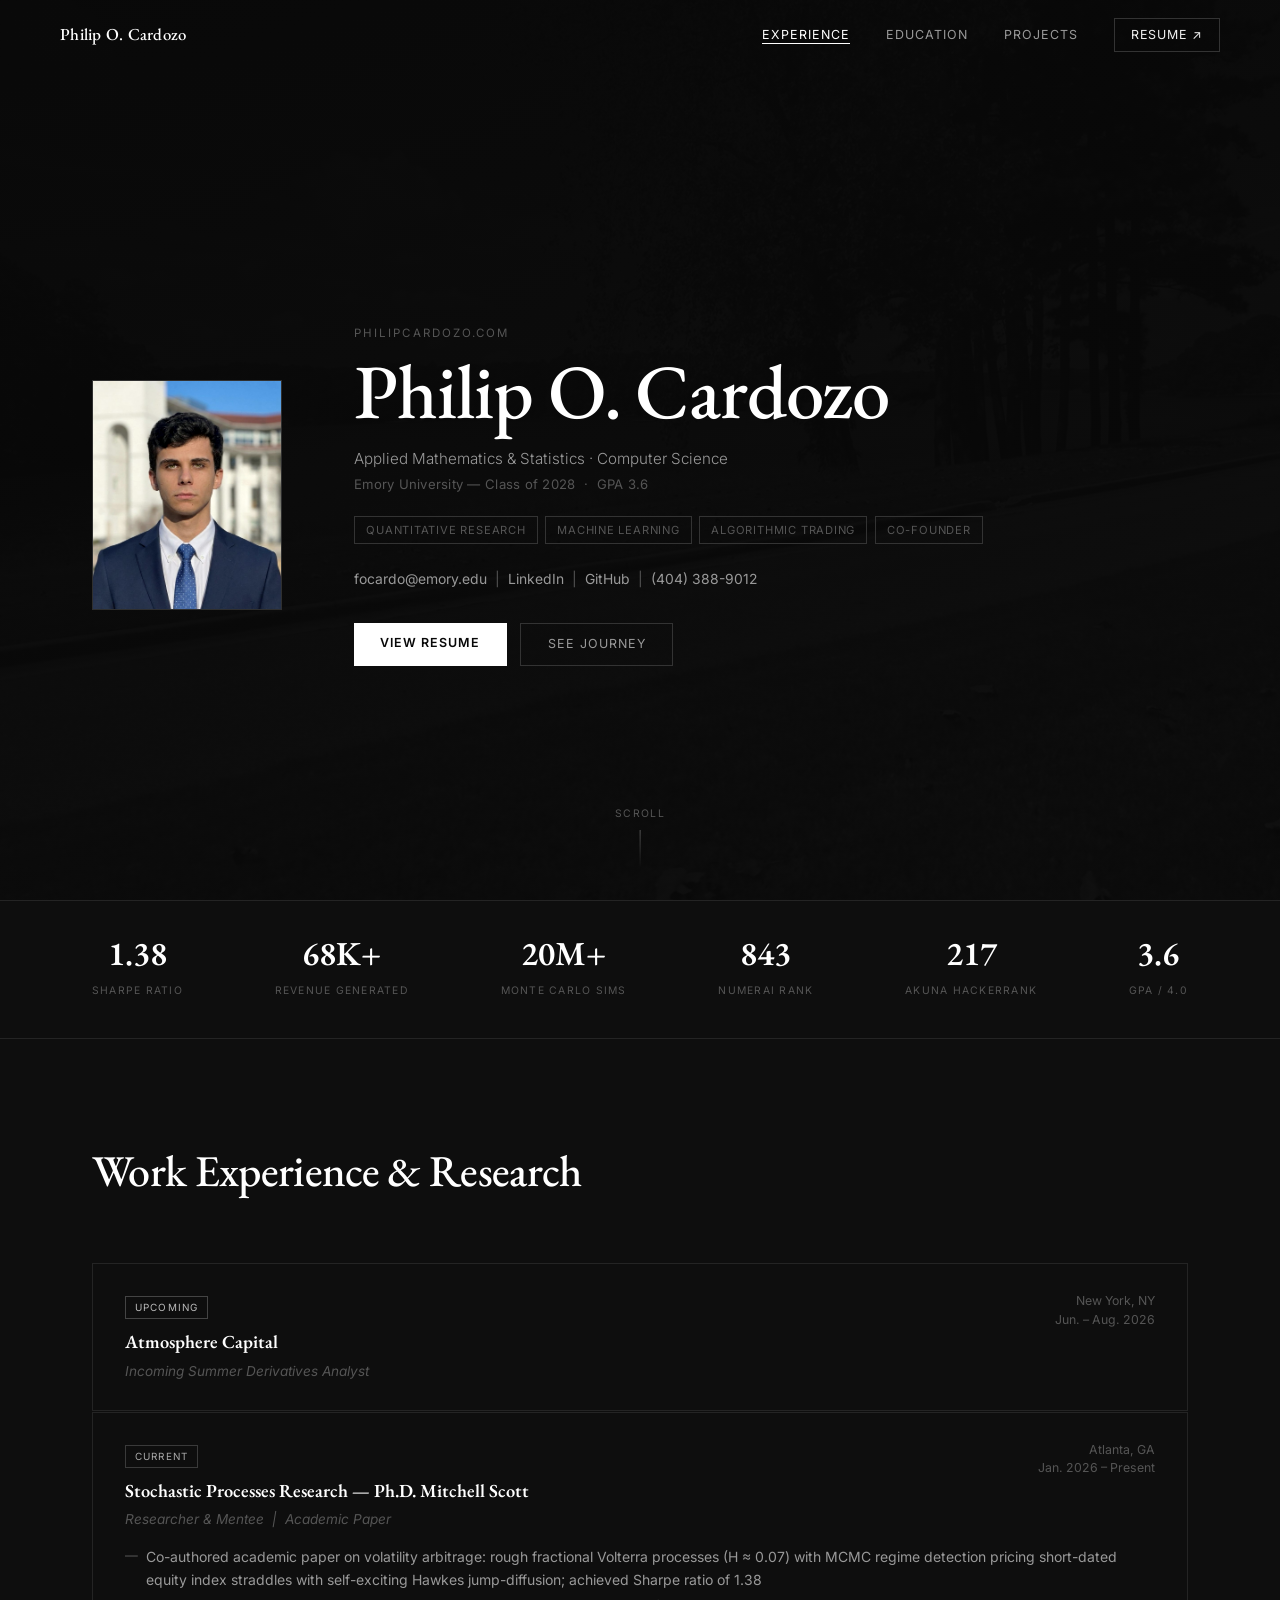
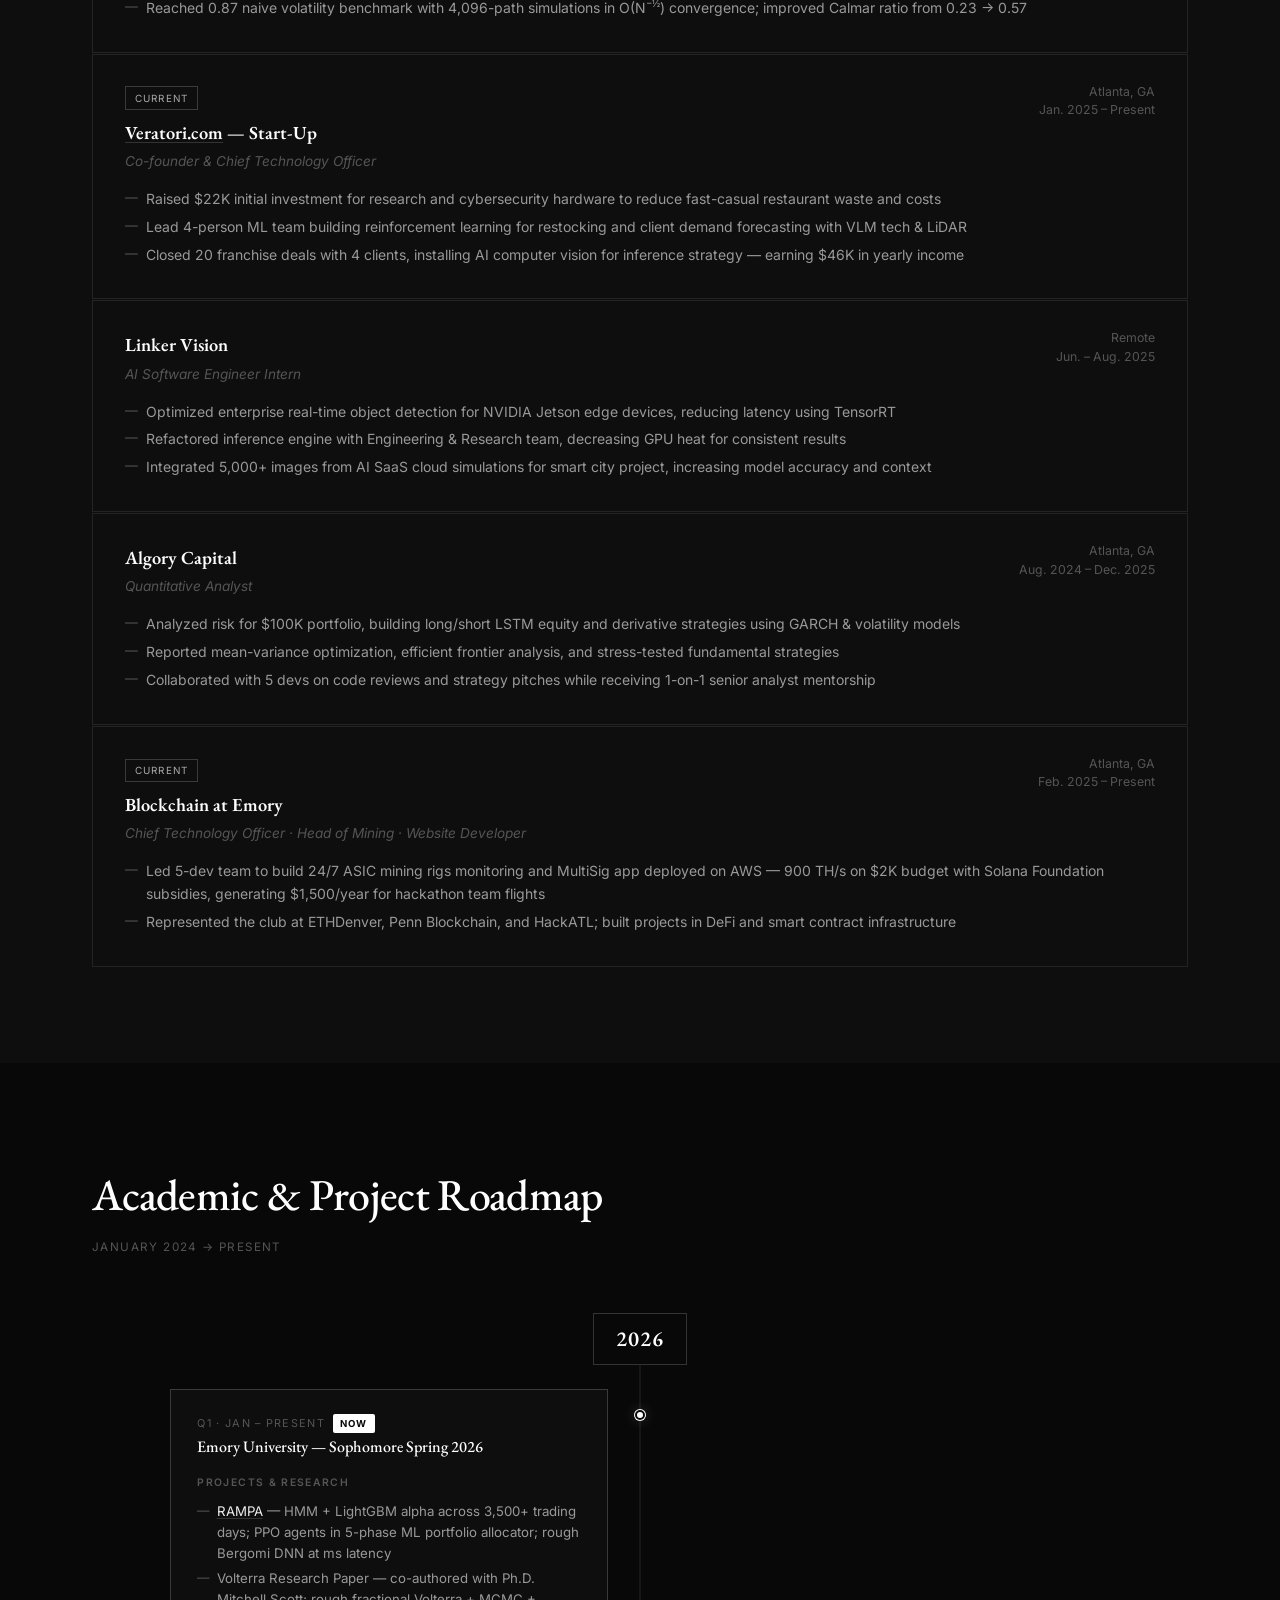
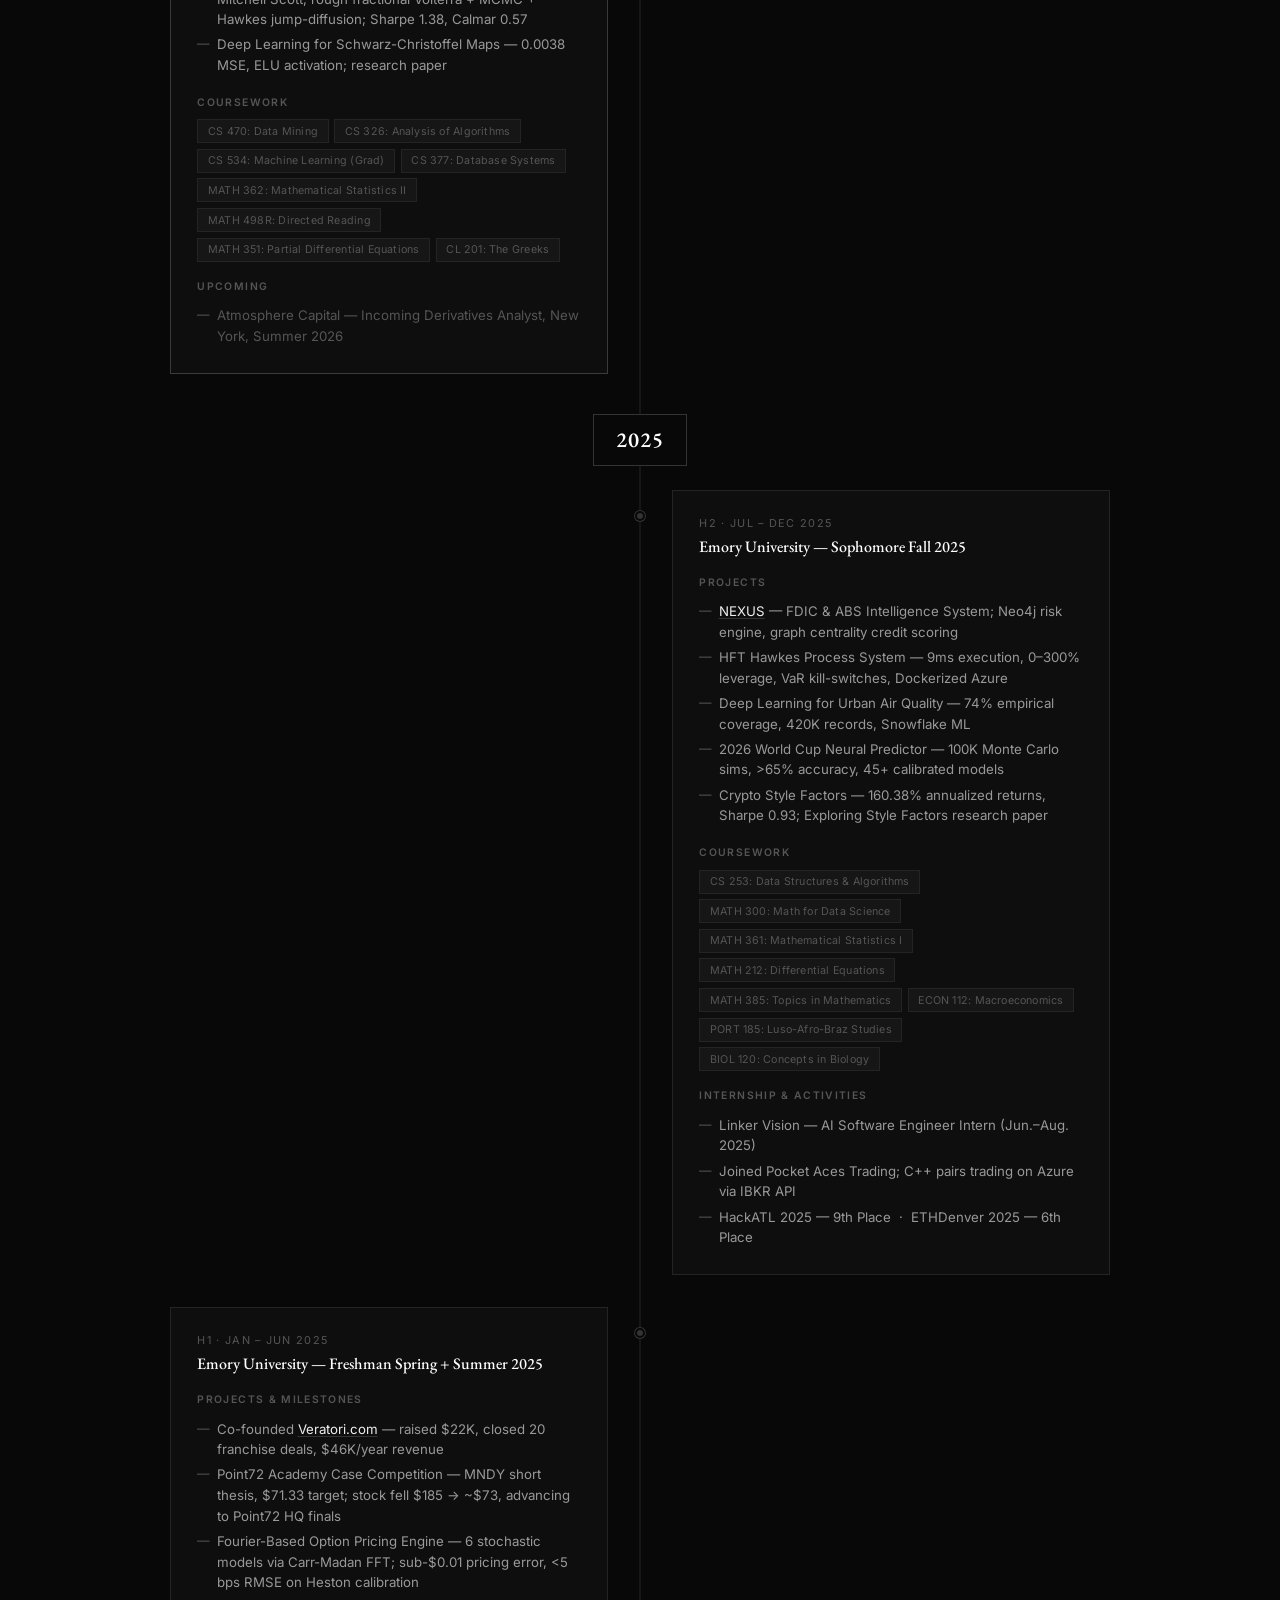
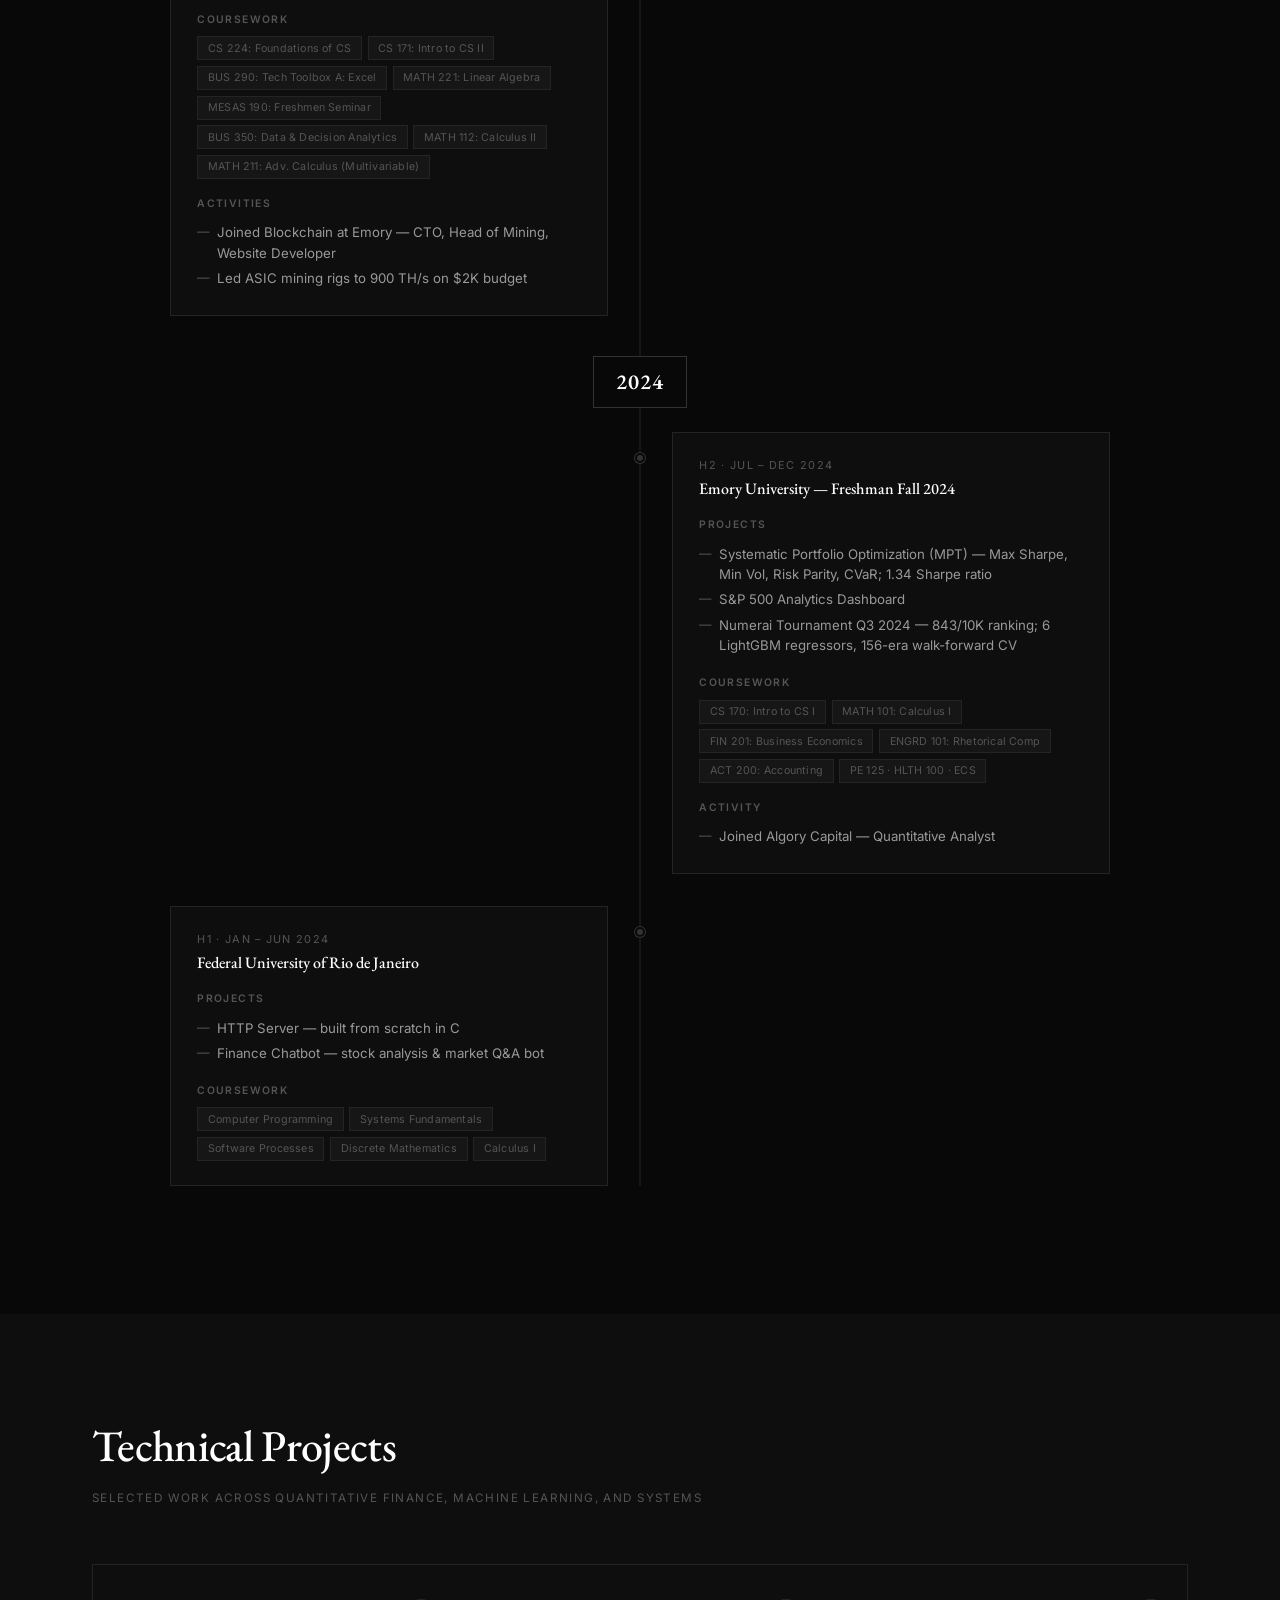
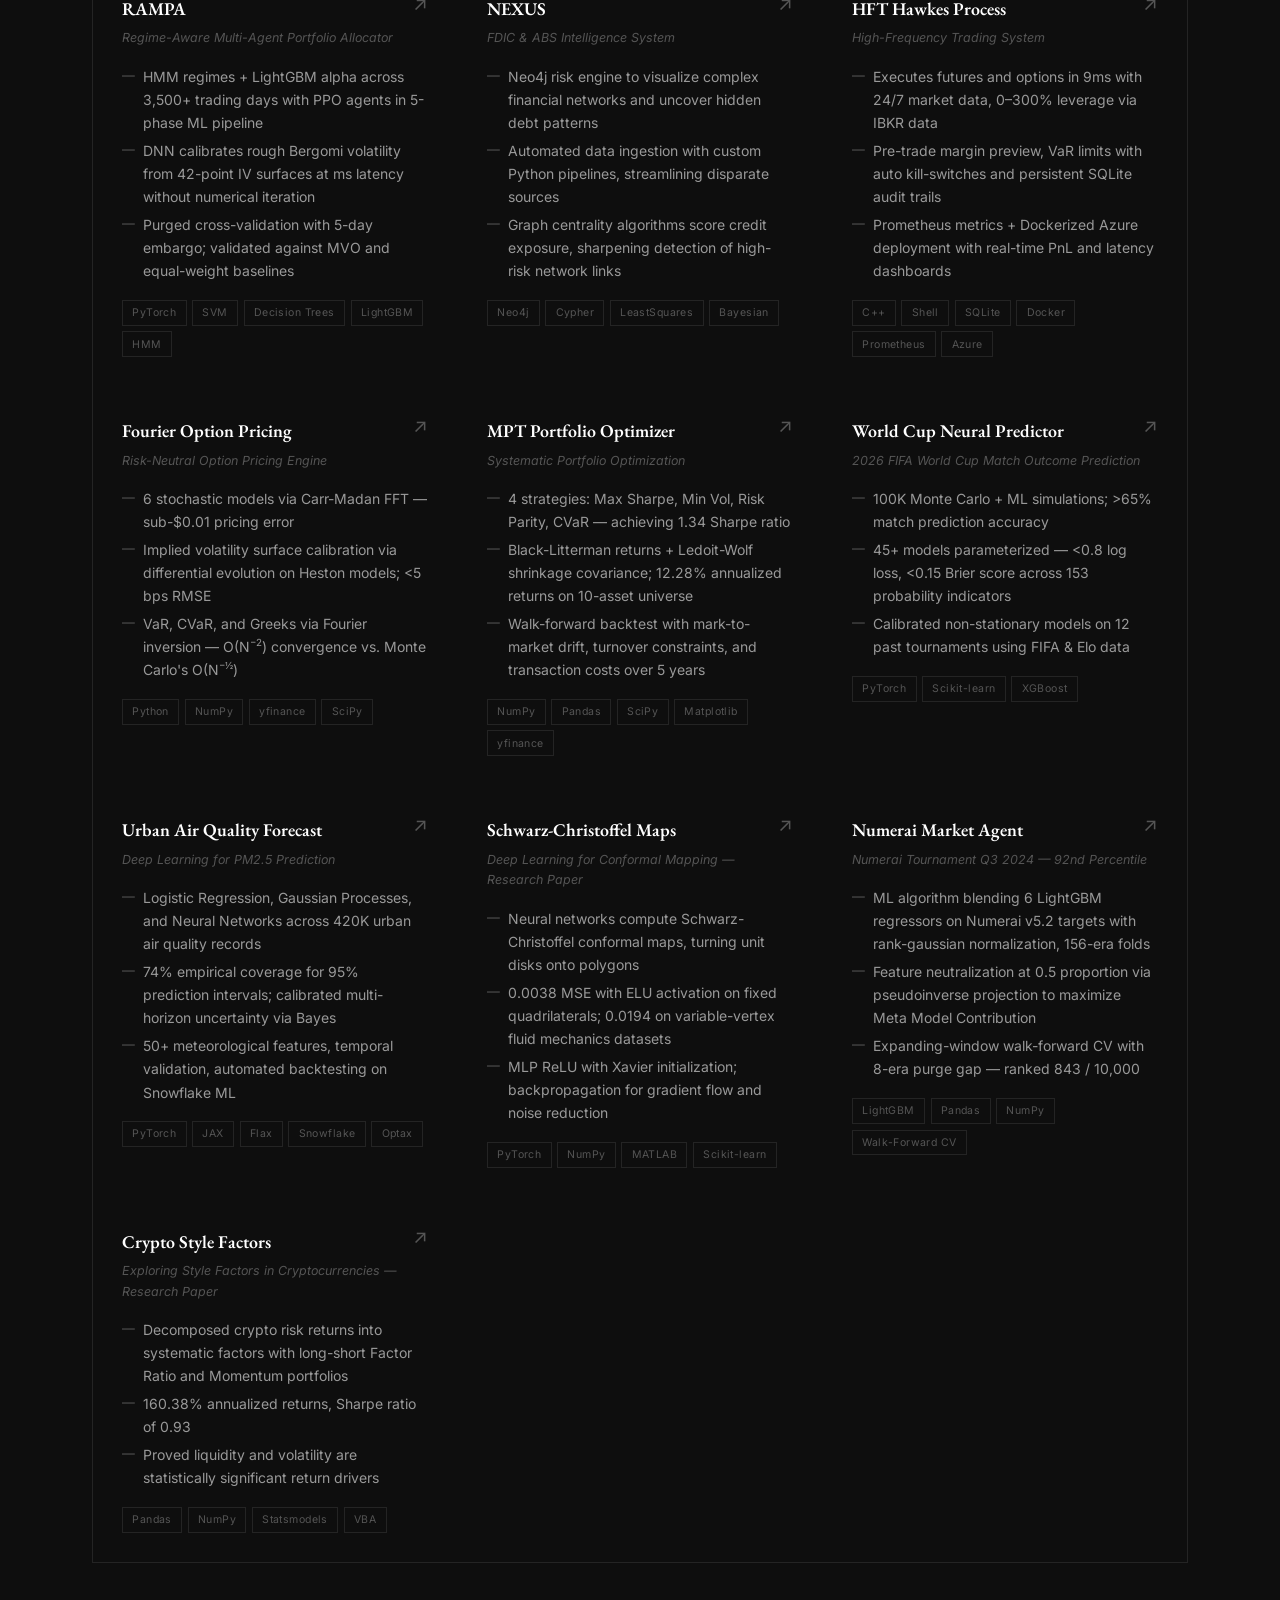
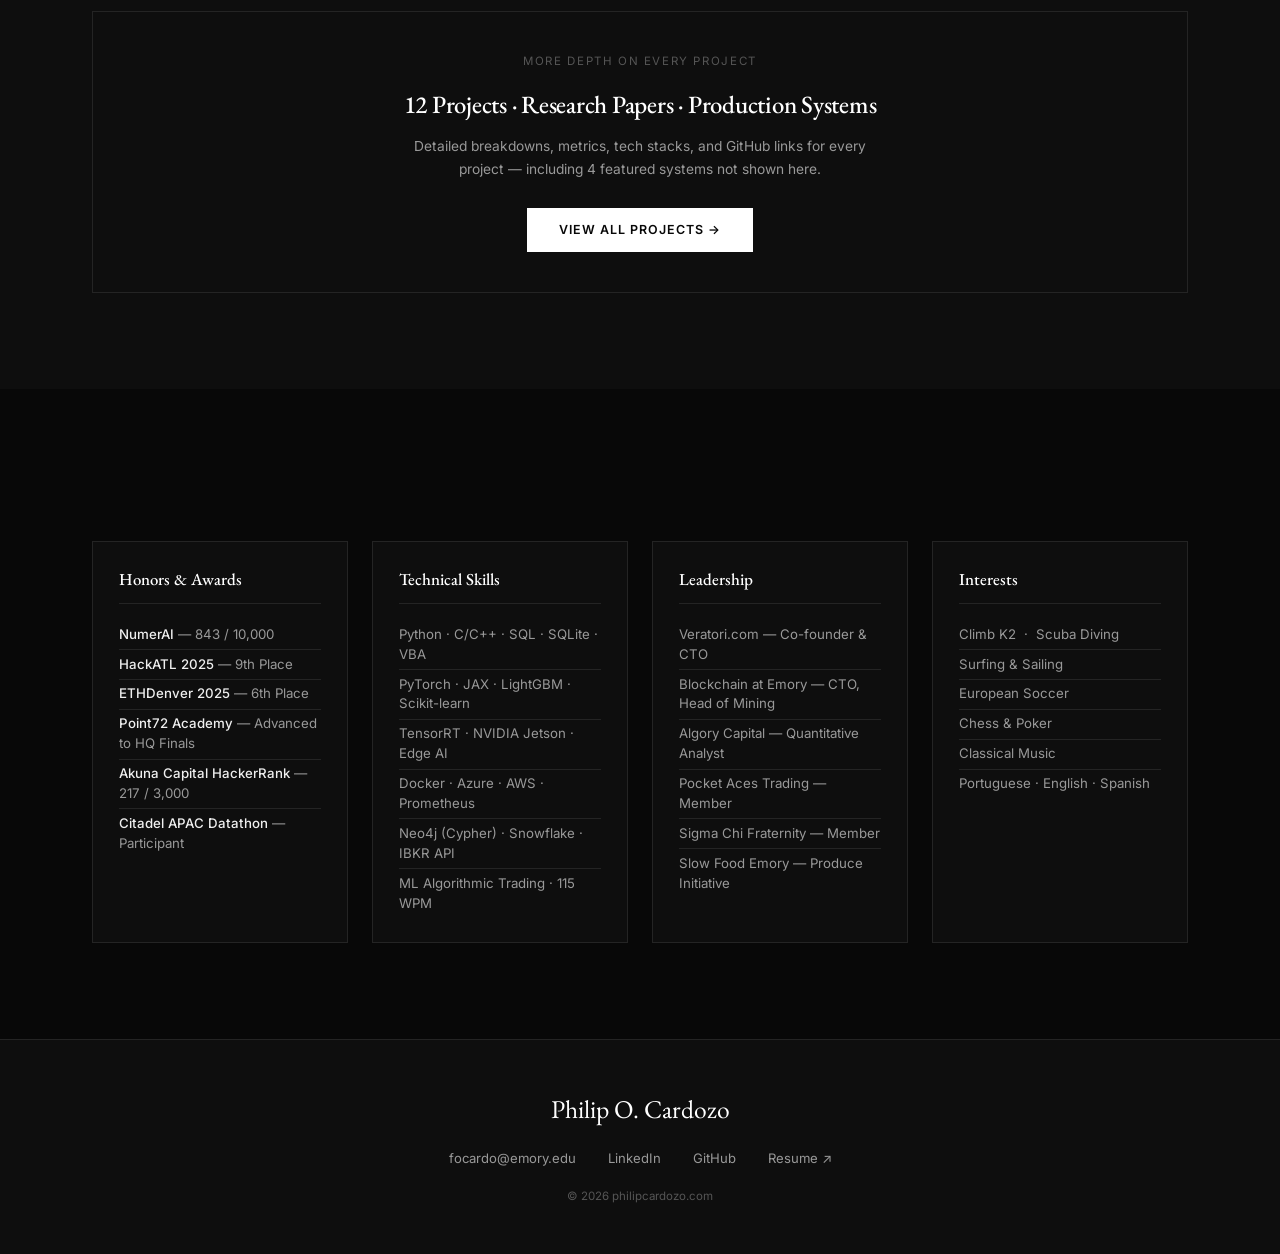
<file: index.html>
<!DOCTYPE html>
<html lang="en">
<head>
  <meta charset="UTF-8">
  <meta name="viewport" content="width=device-width, initial-scale=1.0">
  <title>Philip O. Cardozo</title>
  <meta name="description" content="Philip O. Cardozo — Applied Mathematics & Computer Science at Emory University. Quantitative Researcher, ML Engineer, Co-founder.">
  <link rel="preconnect" href="https://fonts.googleapis.com">
  <link rel="preconnect" href="https://fonts.gstatic.com" crossorigin>
  <link href="https://fonts.googleapis.com/css2?family=EB+Garamond:ital,wght@0,400;0,500;0,600;0,700;1,400&family=Inter:wght@300;400;500;600;700&display=swap" rel="stylesheet">
  <link rel="stylesheet" href="styles.css">
</head>
<body>

  <!-- Navigation -->
  <nav id="navbar">
    <div class="nav-container">
      <a href="#hero" class="nav-brand">Philip O. Cardozo</a>
      <button class="nav-toggle" id="navToggle" aria-label="Toggle menu">
        <span></span><span></span><span></span>
      </button>
      <div class="nav-links" id="navLinks">
        <a href="#experience" class="nav-active">Experience</a>
        <a href="education.html">Education</a>
        <a href="projects.html">Projects</a>
        <a href="Resume.pdf" target="_blank" class="nav-resume">Resume ↗</a>
      </div>
    </div>
  </nav>

  <!-- Hero -->
  <section id="hero">
    <div class="hero-bg"></div>
    <div class="hero-overlay"></div>
    <div class="hero-content">
      <div class="hero-photo">
        <img src="Profile Picture.jpeg" alt="Philip Cardozo">
      </div>
      <div class="hero-text">
        <p class="hero-eyebrow">philipcardozo.com</p>
        <h1>Philip O. Cardozo</h1>
        <p class="hero-subtitle">Applied Mathematics &amp; Statistics · Computer Science</p>
        <p class="hero-institution">Emory University &mdash; Class of 2028 &nbsp;·&nbsp; GPA 3.6</p>
        <div class="hero-tags">
          <span>Quantitative Research</span>
          <span>Machine Learning</span>
          <span>Algorithmic Trading</span>
          <span>Co-founder</span>
        </div>
        <div class="hero-links">
          <a href="mailto:focardo@emory.edu">focardo@emory.edu</a>
          <span class="sep">|</span>
          <a href="https://www.linkedin.com/in/felipecardozo-" target="_blank">LinkedIn</a>
          <span class="sep">|</span>
          <a href="https://github.com/FelipeCardozo0" target="_blank">GitHub</a>
          <span class="sep">|</span>
          <a href="tel:+14043889012">(404) 388-9012</a>
        </div>
        <div class="hero-actions">
          <a href="Resume.pdf" target="_blank" class="btn-primary">View Resume</a>
          <a href="#roadmap" class="btn-secondary">See Journey</a>
        </div>
      </div>
    </div>
    <a href="#stats" class="scroll-cue" aria-label="Scroll down">
      <span>scroll</span>
      <div class="scroll-line"></div>
    </a>
  </section>

  <!-- Stats Bar -->
  <section id="stats">
    <div class="stats-container">
      <div class="stat">
        <span class="stat-number">1.38</span>
        <span class="stat-label">Sharpe Ratio</span>
      </div>
      <div class="stat">
        <span class="stat-number">$68K+</span>
        <span class="stat-label">Revenue Generated</span>
      </div>
      <div class="stat">
        <span class="stat-number">20M+</span>
        <span class="stat-label">Monte Carlo Sims</span>
      </div>
      <div class="stat">
        <span class="stat-number">843<small>/10K</small></span>
        <span class="stat-label">NumerAI Rank</span>
      </div>
      <div class="stat">
        <span class="stat-number">217<small>/3K</small></span>
        <span class="stat-label">Akuna HackerRank</span>
      </div>
      <div class="stat">
        <span class="stat-number">3.6</span>
        <span class="stat-label">GPA / 4.0</span>
      </div>
    </div>
  </section>

  <!-- Experience -->
  <section id="experience">
    <div class="container">
      <h2 class="section-title">Work Experience &amp; Research</h2>
      <div class="exp-list">

        <div class="exp-card">
          <div class="exp-meta-row">
            <div>
              <span class="exp-badge upcoming">Upcoming</span>
              <h3>Atmosphere Capital</h3>
              <p class="exp-role">Incoming Summer Derivatives Analyst</p>
            </div>
            <div class="exp-right">
              <span class="exp-loc">New York, NY</span>
              <span class="exp-date">Jun. – Aug. 2026</span>
            </div>
          </div>
        </div>

        <div class="exp-card">
          <div class="exp-meta-row">
            <div>
              <span class="exp-badge current">Current</span>
              <h3>Stochastic Processes Research &mdash; Ph.D. Mitchell Scott</h3>
              <p class="exp-role">Researcher &amp; Mentee &nbsp;|&nbsp; Academic Paper</p>
            </div>
            <div class="exp-right">
              <span class="exp-loc">Atlanta, GA</span>
              <span class="exp-date">Jan. 2026 – Present</span>
            </div>
          </div>
          <ul class="bullets">
            <li>Co-authored academic paper on volatility arbitrage: rough fractional Volterra processes (H&nbsp;≈&nbsp;0.07) with MCMC regime detection pricing short-dated equity index straddles with self-exciting Hawkes jump-diffusion; achieved Sharpe ratio of 1.38</li>
            <li>Reached 0.87 naive volatility benchmark with 4,096-path simulations in O(N<sup>−½</sup>) convergence; improved Calmar ratio from 0.23 → 0.57</li>
          </ul>
        </div>

        <div class="exp-card">
          <div class="exp-meta-row">
            <div>
              <span class="exp-badge current">Current</span>
              <h3><a href="https://veratori.com" target="_blank">Veratori.com</a> &mdash; Start-Up</h3>
              <p class="exp-role">Co-founder &amp; Chief Technology Officer</p>
            </div>
            <div class="exp-right">
              <span class="exp-loc">Atlanta, GA</span>
              <span class="exp-date">Jan. 2025 – Present</span>
            </div>
          </div>
          <ul class="bullets">
            <li>Raised $22K initial investment for research and cybersecurity hardware to reduce fast-casual restaurant waste and costs</li>
            <li>Lead 4-person ML team building reinforcement learning for restocking and client demand forecasting with VLM tech &amp; LiDAR</li>
            <li>Closed 20 franchise deals with 4 clients, installing AI computer vision for inference strategy — earning $46K in yearly income</li>
          </ul>
        </div>

        <div class="exp-card">
          <div class="exp-meta-row">
            <div>
              <h3>Linker Vision</h3>
              <p class="exp-role">AI Software Engineer Intern</p>
            </div>
            <div class="exp-right">
              <span class="exp-loc">Remote</span>
              <span class="exp-date">Jun. – Aug. 2025</span>
            </div>
          </div>
          <ul class="bullets">
            <li>Optimized enterprise real-time object detection for NVIDIA Jetson edge devices, reducing latency using TensorRT</li>
            <li>Refactored inference engine with Engineering &amp; Research team, decreasing GPU heat for consistent results</li>
            <li>Integrated 5,000+ images from AI SaaS cloud simulations for smart city project, increasing model accuracy and context</li>
          </ul>
        </div>

        <div class="exp-card">
          <div class="exp-meta-row">
            <div>
              <h3>Algory Capital</h3>
              <p class="exp-role">Quantitative Analyst</p>
            </div>
            <div class="exp-right">
              <span class="exp-loc">Atlanta, GA</span>
              <span class="exp-date">Aug. 2024 – Dec. 2025</span>
            </div>
          </div>
          <ul class="bullets">
            <li>Analyzed risk for $100K portfolio, building long/short LSTM equity and derivative strategies using GARCH &amp; volatility models</li>
            <li>Reported mean-variance optimization, efficient frontier analysis, and stress-tested fundamental strategies</li>
            <li>Collaborated with 5 devs on code reviews and strategy pitches while receiving 1-on-1 senior analyst mentorship</li>
          </ul>
        </div>

        <div class="exp-card">
          <div class="exp-meta-row">
            <div>
              <span class="exp-badge current">Current</span>
              <h3>Blockchain at Emory</h3>
              <p class="exp-role">Chief Technology Officer &middot; Head of Mining &middot; Website Developer</p>
            </div>
            <div class="exp-right">
              <span class="exp-loc">Atlanta, GA</span>
              <span class="exp-date">Feb. 2025 – Present</span>
            </div>
          </div>
          <ul class="bullets">
            <li>Led 5-dev team to build 24/7 ASIC mining rigs monitoring and MultiSig app deployed on AWS — 900 TH/s on $2K budget with Solana Foundation subsidies, generating $1,500/year for hackathon team flights</li>
            <li>Represented the club at ETHDenver, Penn Blockchain, and HackATL; built projects in DeFi and smart contract infrastructure</li>
          </ul>
        </div>

      </div>
    </div>
  </section>

  <!-- Roadmap -->
  <section id="roadmap">
    <div class="container">
      <h2 class="section-title">Academic &amp; Project Roadmap</h2>
      <p class="section-sub">January 2024 → Present</p>

      <div class="timeline">
        <div class="tl-center-line"></div>

        <!-- 2026 -->
        <div class="year-label">
          <div class="year-bubble">2026</div>
        </div>

        <div class="tl-row left">
          <div class="tl-card active">
            <div class="tl-period">Q1 · Jan – Present <span class="now-badge">Now</span></div>
            <div class="tl-school">Emory University — Sophomore Spring 2026</div>
            <div class="tl-block">
              <h4>Projects &amp; Research</h4>
              <ul>
                <li><a href="https://github.com/philipcardozo/RAMPA-Regime-Aware-Multi-Agent-Portfolio-Allocator" target="_blank">RAMPA</a> — HMM + LightGBM alpha across 3,500+ trading days; PPO agents in 5-phase ML portfolio allocator; rough Bergomi DNN at ms latency</li>
                <li>Volterra Research Paper — co-authored with Ph.D. Mitchell Scott; rough fractional Volterra + MCMC + Hawkes jump-diffusion; Sharpe 1.38, Calmar 0.57</li>
                <li>Deep Learning for Schwarz-Christoffel Maps — 0.0038 MSE, ELU activation; research paper</li>
              </ul>
            </div>
            <div class="tl-block">
              <h4>Coursework</h4>
              <div class="tag-row">
                <span>CS 470: Data Mining</span>
                <span>CS 326: Analysis of Algorithms</span>
                <span>CS 534: Machine Learning (Grad)</span>
                <span>CS 377: Database Systems</span>
                <span>MATH 362: Mathematical Statistics II</span>
                <span>MATH 498R: Directed Reading</span>
                <span>MATH 351: Partial Differential Equations</span>
                <span>CL 201: The Greeks</span>
              </div>
            </div>
            <div class="tl-block upcoming-block">
              <h4>Upcoming</h4>
              <ul><li>Atmosphere Capital — Incoming Derivatives Analyst, New York, Summer 2026</li></ul>
            </div>
          </div>
          <div class="tl-dot active-dot"></div>
        </div>

        <!-- 2025 -->
        <div class="year-label">
          <div class="year-bubble">2025</div>
        </div>

        <div class="tl-row right">
          <div class="tl-dot"></div>
          <div class="tl-card">
            <div class="tl-period">H2 · Jul – Dec 2025</div>
            <div class="tl-school">Emory University — Sophomore Fall 2025</div>
            <div class="tl-block">
              <h4>Projects</h4>
              <ul>
                <li><a href="https://github.com/philipcardozo/Network-Enhanced-Underwriting-eXposure-Intelligence-System-NEXUS-" target="_blank">NEXUS</a> — FDIC &amp; ABS Intelligence System; Neo4j risk engine, graph centrality credit scoring</li>
                <li>HFT Hawkes Process System — 9ms execution, 0–300% leverage, VaR kill-switches, Dockerized Azure</li>
                <li>Deep Learning for Urban Air Quality — 74% empirical coverage, 420K records, Snowflake ML</li>
                <li>2026 World Cup Neural Predictor — 100K Monte Carlo sims, &gt;65% accuracy, 45+ calibrated models</li>
                <li>Crypto Style Factors — 160.38% annualized returns, Sharpe 0.93; Exploring Style Factors research paper</li>
              </ul>
            </div>
            <div class="tl-block">
              <h4>Coursework</h4>
              <div class="tag-row">
                <span>CS 253: Data Structures &amp; Algorithms</span>
                <span>MATH 300: Math for Data Science</span>
                <span>MATH 361: Mathematical Statistics I</span>
                <span>MATH 212: Differential Equations</span>
                <span>MATH 385: Topics in Mathematics</span>
                <span>ECON 112: Macroeconomics</span>
                <span>PORT 185: Luso-Afro-Braz Studies</span>
                <span>BIOL 120: Concepts in Biology</span>
              </div>
            </div>
            <div class="tl-block">
              <h4>Internship &amp; Activities</h4>
              <ul>
                <li>Linker Vision — AI Software Engineer Intern (Jun.–Aug. 2025)</li>
                <li>Joined Pocket Aces Trading; C++ pairs trading on Azure via IBKR API</li>
                <li>HackATL 2025 — 9th Place &nbsp;·&nbsp; ETHDenver 2025 — 6th Place</li>
              </ul>
            </div>
          </div>
        </div>

        <div class="tl-row left">
          <div class="tl-card">
            <div class="tl-period">H1 · Jan – Jun 2025</div>
            <div class="tl-school">Emory University — Freshman Spring + Summer 2025</div>
            <div class="tl-block">
              <h4>Projects &amp; Milestones</h4>
              <ul>
                <li>Co-founded <a href="https://veratori.com" target="_blank">Veratori.com</a> — raised $22K, closed 20 franchise deals, $46K/year revenue</li>
                <li>Point72 Academy Case Competition — MNDY short thesis, $71.33 target; stock fell $185 → ~$73, advancing to Point72 HQ finals</li>
                <li>Fourier-Based Option Pricing Engine — 6 stochastic models via Carr-Madan FFT; sub-$0.01 pricing error, &lt;5 bps RMSE on Heston calibration</li>
              </ul>
            </div>
            <div class="tl-block">
              <h4>Coursework</h4>
              <div class="tag-row">
                <span>CS 224: Foundations of CS</span>
                <span>CS 171: Intro to CS II</span>
                <span>BUS 290: Tech Toolbox A: Excel</span>
                <span>MATH 221: Linear Algebra</span>
                <span>MESAS 190: Freshmen Seminar</span>
                <span>BUS 350: Data &amp; Decision Analytics</span>
                <span>MATH 112: Calculus II</span>
                <span>MATH 211: Adv. Calculus (Multivariable)</span>
              </div>
            </div>
            <div class="tl-block">
              <h4>Activities</h4>
              <ul>
                <li>Joined Blockchain at Emory — CTO, Head of Mining, Website Developer</li>
                <li>Led ASIC mining rigs to 900 TH/s on $2K budget</li>
              </ul>
            </div>
          </div>
          <div class="tl-dot"></div>
        </div>

        <!-- 2024 -->
        <div class="year-label">
          <div class="year-bubble">2024</div>
        </div>

        <div class="tl-row right">
          <div class="tl-dot"></div>
          <div class="tl-card">
            <div class="tl-period">H2 · Jul – Dec 2024</div>
            <div class="tl-school">Emory University — Freshman Fall 2024</div>
            <div class="tl-block">
              <h4>Projects</h4>
              <ul>
                <li>Systematic Portfolio Optimization (MPT) — Max Sharpe, Min Vol, Risk Parity, CVaR; 1.34 Sharpe ratio</li>
                <li>S&amp;P 500 Analytics Dashboard</li>
                <li>Numerai Tournament Q3 2024 — 843/10K ranking; 6 LightGBM regressors, 156-era walk-forward CV</li>
              </ul>
            </div>
            <div class="tl-block">
              <h4>Coursework</h4>
              <div class="tag-row">
                <span>CS 170: Intro to CS I</span>
                <span>MATH 101: Calculus I</span>
                <span>FIN 201: Business Economics</span>
                <span>ENGRD 101: Rhetorical Comp</span>
                <span>ACT 200: Accounting</span>
                <span>PE 125 · HLTH 100 · ECS</span>
              </div>
            </div>
            <div class="tl-block">
              <h4>Activity</h4>
              <ul><li>Joined Algory Capital — Quantitative Analyst</li></ul>
            </div>
          </div>
        </div>

        <div class="tl-row left">
          <div class="tl-card">
            <div class="tl-period">H1 · Jan – Jun 2024</div>
            <div class="tl-school">Federal University of Rio de Janeiro</div>
            <div class="tl-block">
              <h4>Projects</h4>
              <ul>
                <li>HTTP Server — built from scratch in C</li>
                <li>Finance Chatbot — stock analysis &amp; market Q&amp;A bot</li>
              </ul>
            </div>
            <div class="tl-block">
              <h4>Coursework</h4>
              <div class="tag-row">
                <span>Computer Programming</span>
                <span>Systems Fundamentals</span>
                <span>Software Processes</span>
                <span>Discrete Mathematics</span>
                <span>Calculus I</span>
              </div>
            </div>
          </div>
          <div class="tl-dot"></div>
        </div>

      </div><!-- end timeline -->
    </div>
  </section>

  <!-- Projects -->
  <section id="projects">
    <div class="container">
      <h2 class="section-title">Technical Projects</h2>
      <p class="section-sub">Selected work across quantitative finance, machine learning, and systems</p>
      <div class="projects-grid">

        <div class="proj-card">
          <div class="proj-head">
            <h3>RAMPA</h3>
            <a href="https://github.com/philipcardozo/RAMPA-Regime-Aware-Multi-Agent-Portfolio-Allocator" target="_blank" class="proj-arrow">↗</a>
          </div>
          <p class="proj-sub">Regime-Aware Multi-Agent Portfolio Allocator</p>
          <ul class="bullets">
            <li>HMM regimes + LightGBM alpha across 3,500+ trading days with PPO agents in 5-phase ML pipeline</li>
            <li>DNN calibrates rough Bergomi volatility from 42-point IV surfaces at ms latency without numerical iteration</li>
            <li>Purged cross-validation with 5-day embargo; validated against MVO and equal-weight baselines</li>
          </ul>
          <div class="tech-row">
            <span>PyTorch</span><span>SVM</span><span>Decision Trees</span><span>LightGBM</span><span>HMM</span>
          </div>
        </div>

        <div class="proj-card">
          <div class="proj-head">
            <h3>NEXUS</h3>
            <a href="https://github.com/philipcardozo/Network-Enhanced-Underwriting-eXposure-Intelligence-System-NEXUS-" target="_blank" class="proj-arrow">↗</a>
          </div>
          <p class="proj-sub">FDIC &amp; ABS Intelligence System</p>
          <ul class="bullets">
            <li>Neo4j risk engine to visualize complex financial networks and uncover hidden debt patterns</li>
            <li>Automated data ingestion with custom Python pipelines, streamlining disparate sources</li>
            <li>Graph centrality algorithms score credit exposure, sharpening detection of high-risk network links</li>
          </ul>
          <div class="tech-row">
            <span>Neo4j</span><span>Cypher</span><span>LeastSquares</span><span>Bayesian</span>
          </div>
        </div>

        <div class="proj-card">
          <div class="proj-head">
            <h3>HFT Hawkes Process</h3>
            <a href="https://github.com/FelipeCardozo0" target="_blank" class="proj-arrow">↗</a>
          </div>
          <p class="proj-sub">High-Frequency Trading System</p>
          <ul class="bullets">
            <li>Executes futures and options in 9ms with 24/7 market data, 0–300% leverage via IBKR data</li>
            <li>Pre-trade margin preview, VaR limits with auto kill-switches and persistent SQLite audit trails</li>
            <li>Prometheus metrics + Dockerized Azure deployment with real-time PnL and latency dashboards</li>
          </ul>
          <div class="tech-row">
            <span>C++</span><span>Shell</span><span>SQLite</span><span>Docker</span><span>Prometheus</span><span>Azure</span>
          </div>
        </div>

        <div class="proj-card">
          <div class="proj-head">
            <h3>Fourier Option Pricing</h3>
            <a href="https://github.com/FelipeCardozo0" target="_blank" class="proj-arrow">↗</a>
          </div>
          <p class="proj-sub">Risk-Neutral Option Pricing Engine</p>
          <ul class="bullets">
            <li>6 stochastic models via Carr-Madan FFT — sub-$0.01 pricing error</li>
            <li>Implied volatility surface calibration via differential evolution on Heston models; &lt;5 bps RMSE</li>
            <li>VaR, CVaR, and Greeks via Fourier inversion — O(N<sup>−2</sup>) convergence vs. Monte Carlo's O(N<sup>−½</sup>)</li>
          </ul>
          <div class="tech-row">
            <span>Python</span><span>NumPy</span><span>yfinance</span><span>SciPy</span>
          </div>
        </div>

        <div class="proj-card">
          <div class="proj-head">
            <h3>MPT Portfolio Optimizer</h3>
            <a href="https://github.com/FelipeCardozo0" target="_blank" class="proj-arrow">↗</a>
          </div>
          <p class="proj-sub">Systematic Portfolio Optimization</p>
          <ul class="bullets">
            <li>4 strategies: Max Sharpe, Min Vol, Risk Parity, CVaR — achieving 1.34 Sharpe ratio</li>
            <li>Black-Litterman returns + Ledoit-Wolf shrinkage covariance; 12.28% annualized returns on 10-asset universe</li>
            <li>Walk-forward backtest with mark-to-market drift, turnover constraints, and transaction costs over 5 years</li>
          </ul>
          <div class="tech-row">
            <span>NumPy</span><span>Pandas</span><span>SciPy</span><span>Matplotlib</span><span>yfinance</span>
          </div>
        </div>

        <div class="proj-card">
          <div class="proj-head">
            <h3>World Cup Neural Predictor</h3>
            <a href="https://github.com/FelipeCardozo0" target="_blank" class="proj-arrow">↗</a>
          </div>
          <p class="proj-sub">2026 FIFA World Cup Match Outcome Prediction</p>
          <ul class="bullets">
            <li>100K Monte Carlo + ML simulations; &gt;65% match prediction accuracy</li>
            <li>45+ models parameterized — &lt;0.8 log loss, &lt;0.15 Brier score across 153 probability indicators</li>
            <li>Calibrated non-stationary models on 12 past tournaments using FIFA &amp; Elo data</li>
          </ul>
          <div class="tech-row">
            <span>PyTorch</span><span>Scikit-learn</span><span>XGBoost</span>
          </div>
        </div>

        <div class="proj-card">
          <div class="proj-head">
            <h3>Urban Air Quality Forecast</h3>
            <a href="https://github.com/FelipeCardozo0" target="_blank" class="proj-arrow">↗</a>
          </div>
          <p class="proj-sub">Deep Learning for PM2.5 Prediction</p>
          <ul class="bullets">
            <li>Logistic Regression, Gaussian Processes, and Neural Networks across 420K urban air quality records</li>
            <li>74% empirical coverage for 95% prediction intervals; calibrated multi-horizon uncertainty via Bayes</li>
            <li>50+ meteorological features, temporal validation, automated backtesting on Snowflake ML</li>
          </ul>
          <div class="tech-row">
            <span>PyTorch</span><span>JAX</span><span>Flax</span><span>Snowflake</span><span>Optax</span>
          </div>
        </div>

        <div class="proj-card">
          <div class="proj-head">
            <h3>Schwarz-Christoffel Maps</h3>
            <a href="https://github.com/FelipeCardozo0" target="_blank" class="proj-arrow">↗</a>
          </div>
          <p class="proj-sub">Deep Learning for Conformal Mapping &mdash; Research Paper</p>
          <ul class="bullets">
            <li>Neural networks compute Schwarz-Christoffel conformal maps, turning unit disks onto polygons</li>
            <li>0.0038 MSE with ELU activation on fixed quadrilaterals; 0.0194 on variable-vertex fluid mechanics datasets</li>
            <li>MLP ReLU with Xavier initialization; backpropagation for gradient flow and noise reduction</li>
          </ul>
          <div class="tech-row">
            <span>PyTorch</span><span>NumPy</span><span>MATLAB</span><span>Scikit-learn</span>
          </div>
        </div>

        <div class="proj-card">
          <div class="proj-head">
            <h3>Numerai Market Agent</h3>
            <a href="https://github.com/FelipeCardozo0" target="_blank" class="proj-arrow">↗</a>
          </div>
          <p class="proj-sub">Numerai Tournament Q3 2024 — 92nd Percentile</p>
          <ul class="bullets">
            <li>ML algorithm blending 6 LightGBM regressors on Numerai v5.2 targets with rank-gaussian normalization, 156-era folds</li>
            <li>Feature neutralization at 0.5 proportion via pseudoinverse projection to maximize Meta Model Contribution</li>
            <li>Expanding-window walk-forward CV with 8-era purge gap — ranked 843 / 10,000</li>
          </ul>
          <div class="tech-row">
            <span>LightGBM</span><span>Pandas</span><span>NumPy</span><span>Walk-Forward CV</span>
          </div>
        </div>

        <div class="proj-card">
          <div class="proj-head">
            <h3>Crypto Style Factors</h3>
            <a href="https://github.com/FelipeCardozo0" target="_blank" class="proj-arrow">↗</a>
          </div>
          <p class="proj-sub">Exploring Style Factors in Cryptocurrencies &mdash; Research Paper</p>
          <ul class="bullets">
            <li>Decomposed crypto risk returns into systematic factors with long-short Factor Ratio and Momentum portfolios</li>
            <li>160.38% annualized returns, Sharpe ratio of 0.93</li>
            <li>Proved liquidity and volatility are statistically significant return drivers</li>
          </ul>
          <div class="tech-row">
            <span>Pandas</span><span>NumPy</span><span>Statsmodels</span><span>VBA</span>
          </div>
        </div>

      </div>
      <div style="margin-top: 3rem; text-align: center; padding: 2.5rem; border: 1px solid var(--border); background: var(--bg2);">
        <p style="font-size:0.72rem; color:var(--text3); letter-spacing:0.14em; text-transform:uppercase; margin-bottom:0.85rem;">More depth on every project</p>
        <h3 style="font-family:var(--serif); font-size:1.55rem; color:var(--white); font-weight:500; margin-bottom:0.6rem; letter-spacing:-0.01em;">12 Projects · Research Papers · Production Systems</h3>
        <p style="font-size:0.86rem; color:var(--text2); max-width:480px; margin:0 auto 1.75rem; line-height:1.65;">Detailed breakdowns, metrics, tech stacks, and GitHub links for every project — including 4 featured systems not shown here.</p>
        <a href="projects.html" style="display:inline-block; padding:0.72rem 2rem; background:var(--white); color:var(--bg); font-size:0.78rem; font-weight:600; letter-spacing:0.08em; text-transform:uppercase; transition:opacity 0.2s;" onmouseover="this.style.opacity='0.84'" onmouseout="this.style.opacity='1'">View All Projects →</a>
      </div>
    </div>
  </section>

  <!-- Additional -->
  <section id="additional">
    <div class="container">
      <div class="add-grid">

        <div class="add-card">
          <h3>Honors &amp; Awards</h3>
          <ul>
            <li><strong>NumerAI</strong> — 843 / 10,000</li>
            <li><strong>HackATL 2025</strong> — 9th Place</li>
            <li><strong>ETHDenver 2025</strong> — 6th Place</li>
            <li><strong>Point72 Academy</strong> — Advanced to HQ Finals</li>
            <li><strong>Akuna Capital HackerRank</strong> — 217 / 3,000</li>
            <li><strong>Citadel APAC Datathon</strong> — Participant</li>
          </ul>
        </div>

        <div class="add-card">
          <h3>Technical Skills</h3>
          <ul>
            <li>Python · C/C++ · SQL · SQLite · VBA</li>
            <li>PyTorch · JAX · LightGBM · Scikit-learn</li>
            <li>TensorRT · NVIDIA Jetson · Edge AI</li>
            <li>Docker · Azure · AWS · Prometheus</li>
            <li>Neo4j (Cypher) · Snowflake · IBKR API</li>
            <li>ML Algorithmic Trading · 115 WPM</li>
          </ul>
        </div>

        <div class="add-card">
          <h3>Leadership</h3>
          <ul>
            <li>Veratori.com — Co-founder &amp; CTO</li>
            <li>Blockchain at Emory — CTO, Head of Mining</li>
            <li>Algory Capital — Quantitative Analyst</li>
            <li>Pocket Aces Trading — Member</li>
            <li>Sigma Chi Fraternity — Member</li>
            <li>Slow Food Emory — Produce Initiative</li>
          </ul>
        </div>

        <div class="add-card">
          <h3>Interests</h3>
          <ul>
            <li>Climb K2 &nbsp;·&nbsp; Scuba Diving</li>
            <li>Surfing &amp; Sailing</li>
            <li>European Soccer</li>
            <li>Chess &amp; Poker</li>
            <li>Classical Music</li>
            <li>Portuguese · English · Spanish</li>
          </ul>
        </div>

      </div>
    </div>
  </section>

  <!-- Footer -->
  <footer>
    <div class="container">
      <div class="footer-inner">
        <p class="footer-name">Philip O. Cardozo</p>
        <div class="footer-links">
          <a href="mailto:focardo@emory.edu">focardo@emory.edu</a>
          <a href="https://www.linkedin.com/in/felipecardozo-" target="_blank">LinkedIn</a>
          <a href="https://github.com/FelipeCardozo0" target="_blank">GitHub</a>
          <a href="Resume.pdf" target="_blank">Resume ↗</a>
        </div>
        <p class="footer-copy">&copy; 2026 philipcardozo.com</p>
      </div>
    </div>
  </footer>

  <script src="script.js"></script>
</body>
</html>
</file>
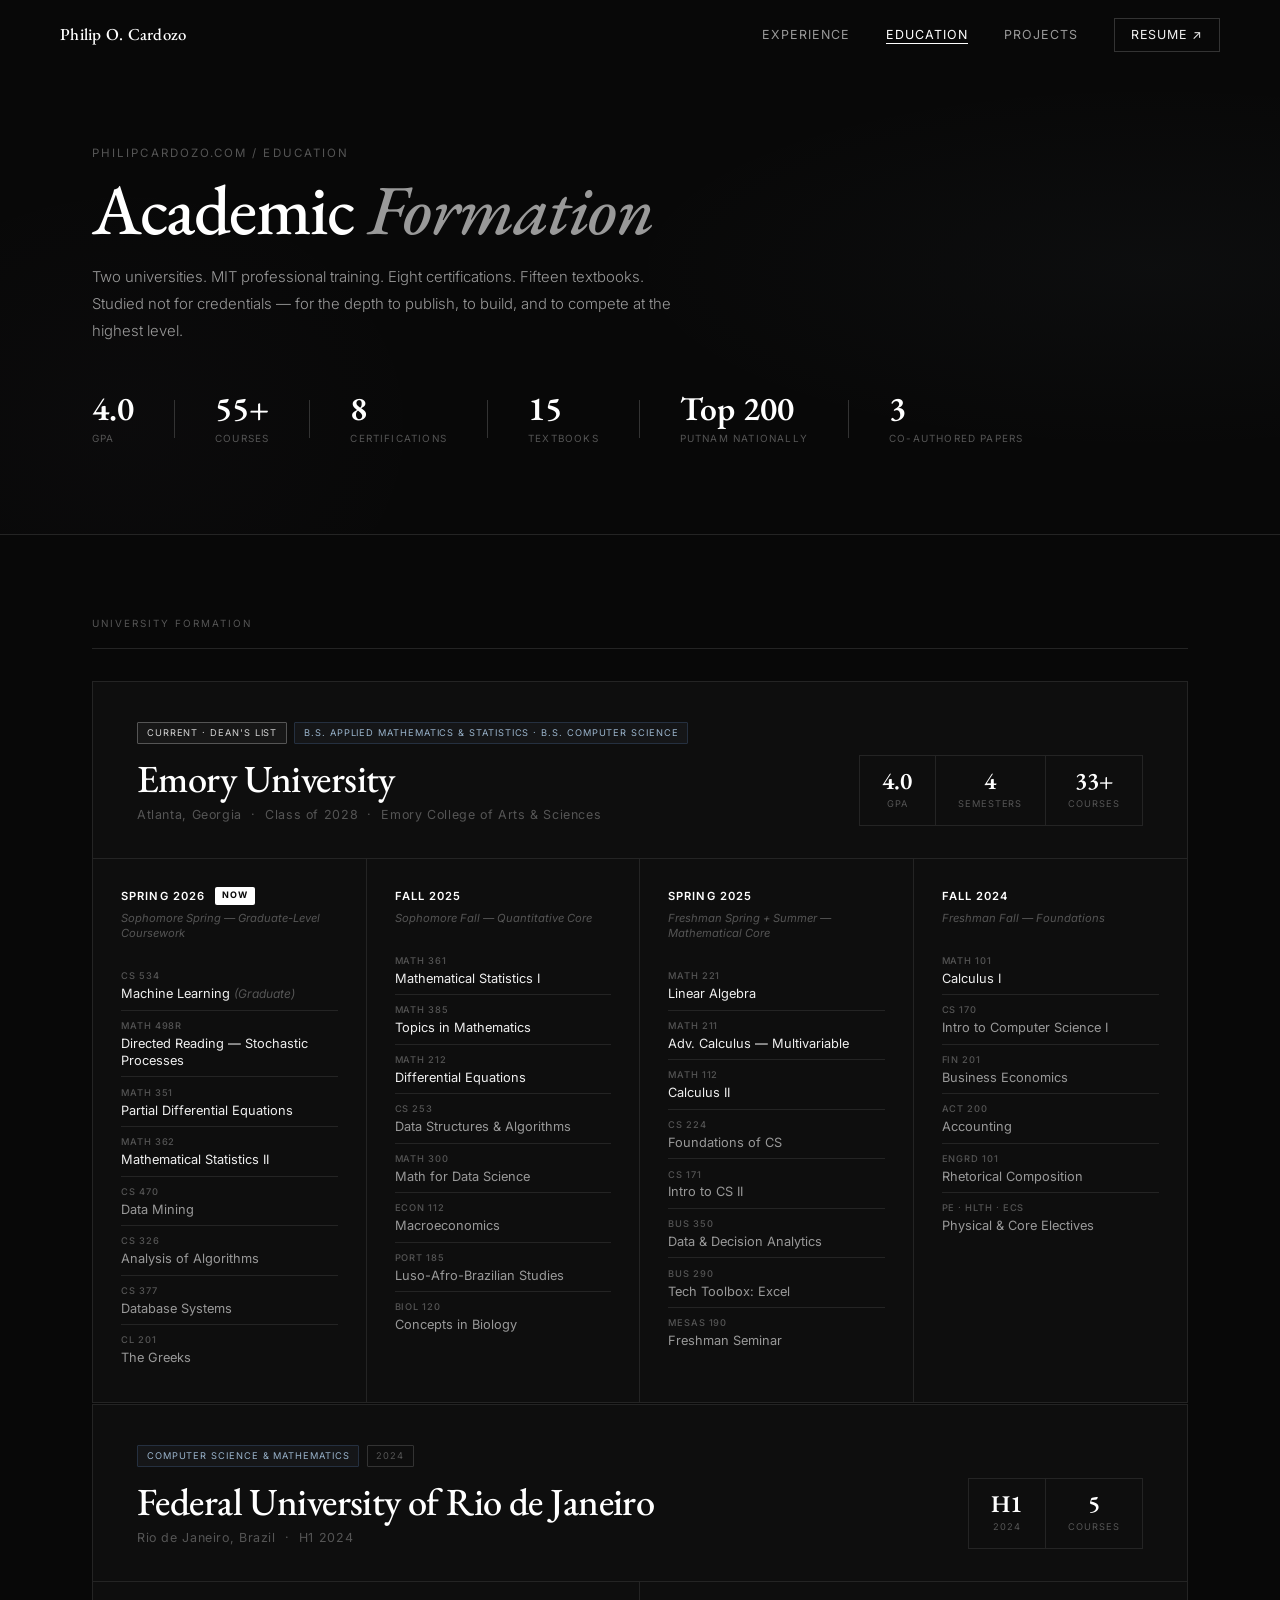
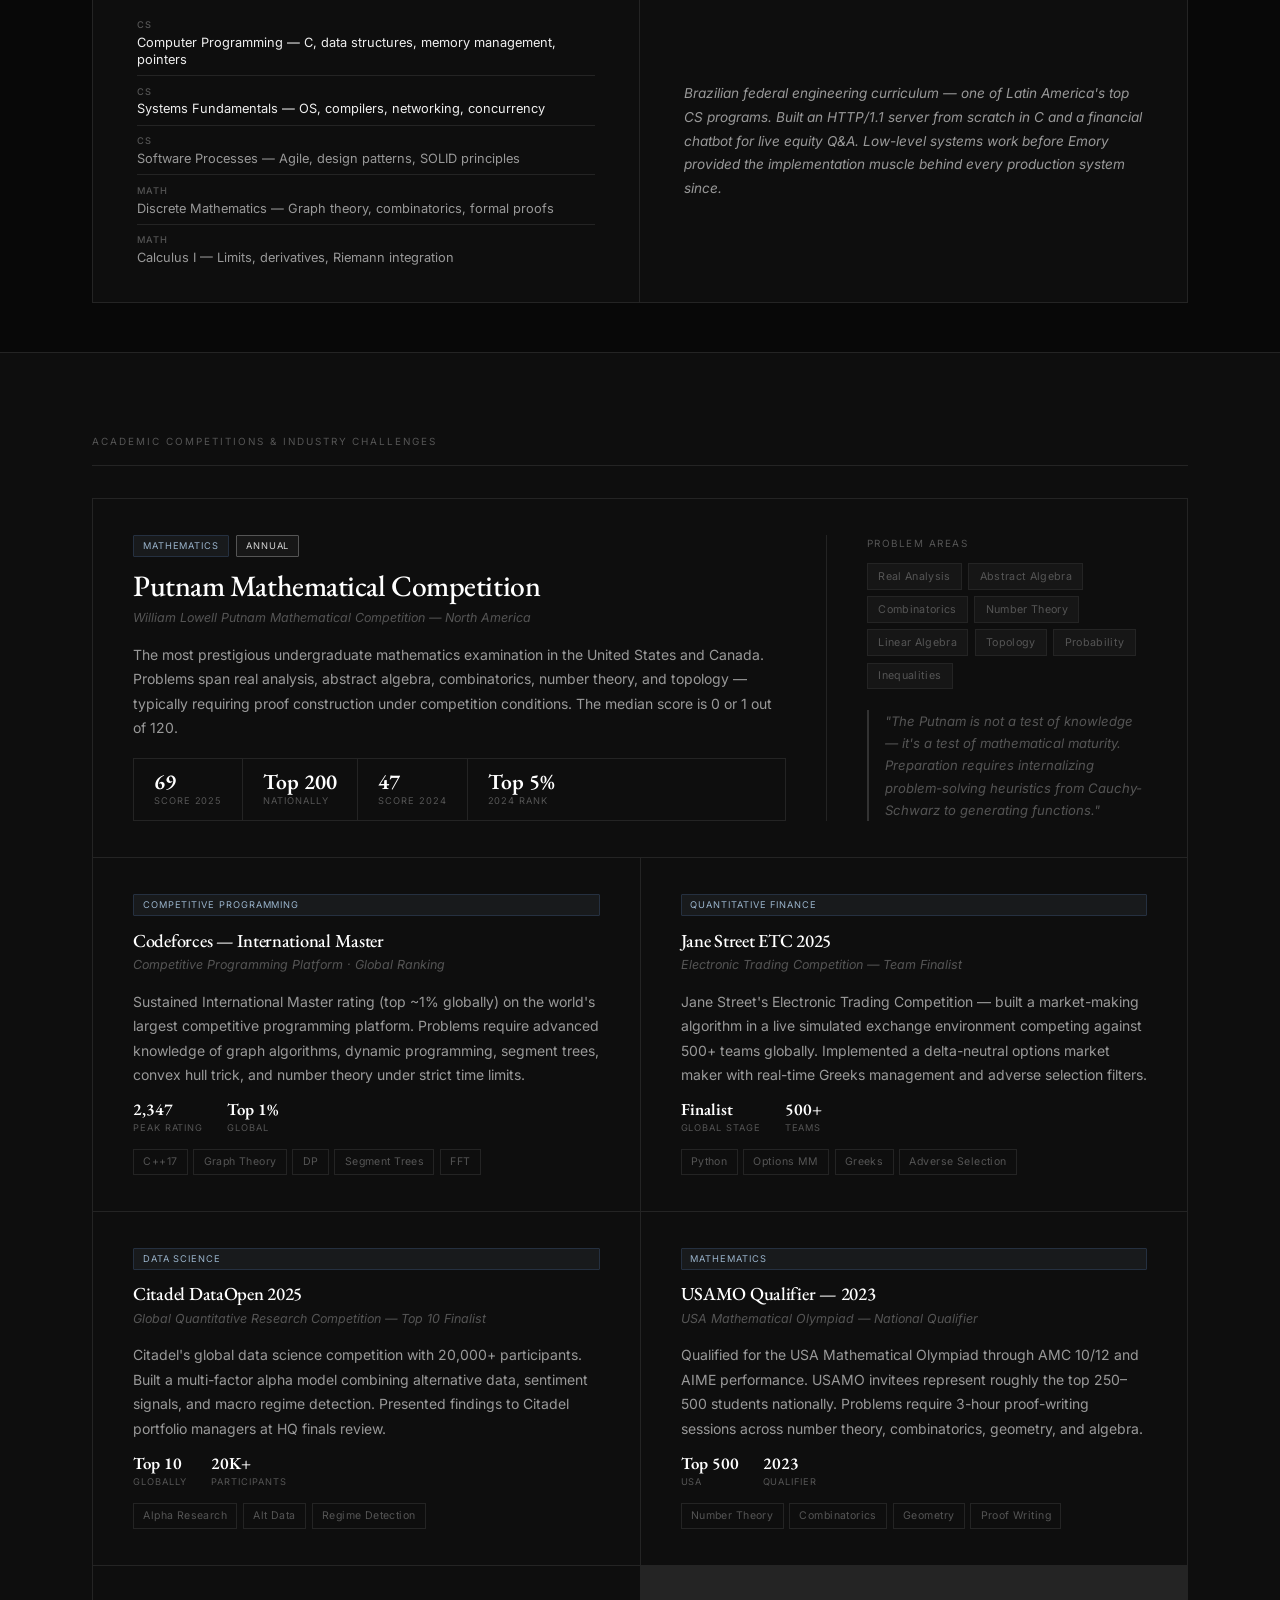
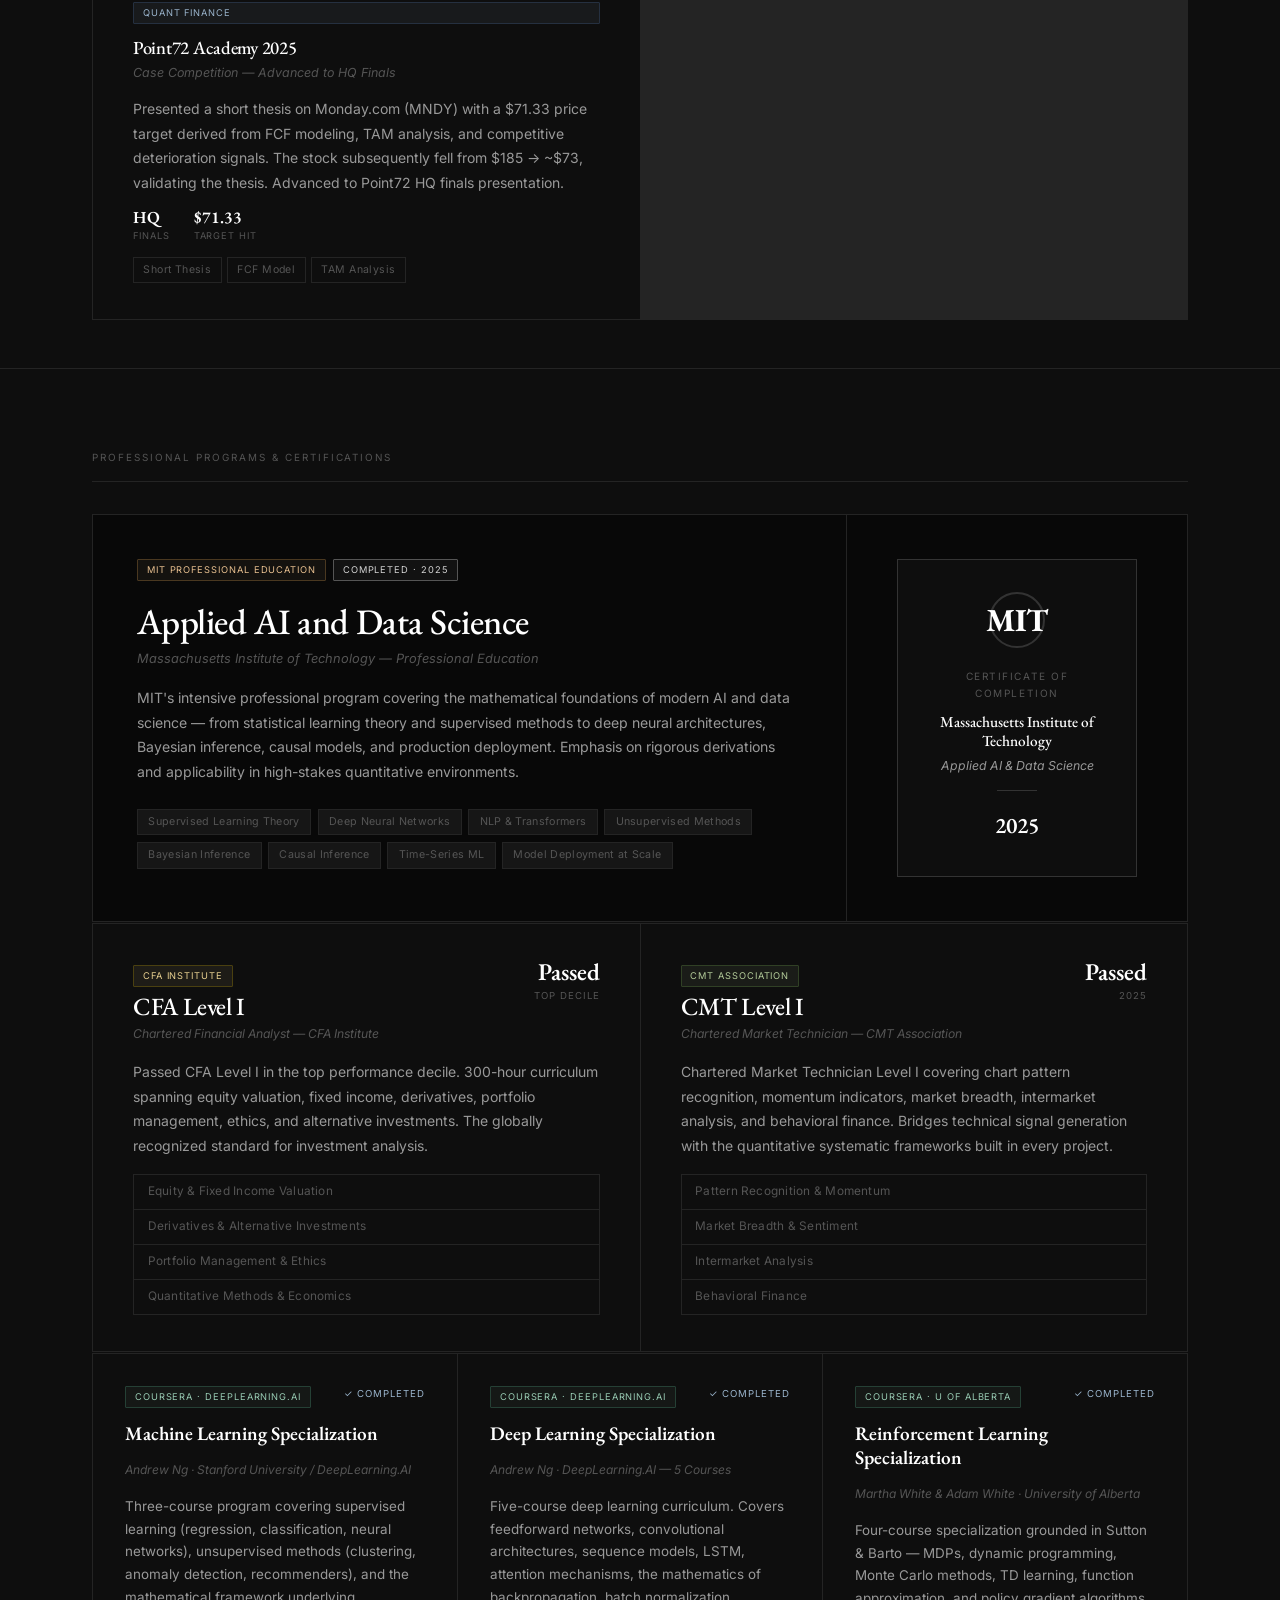
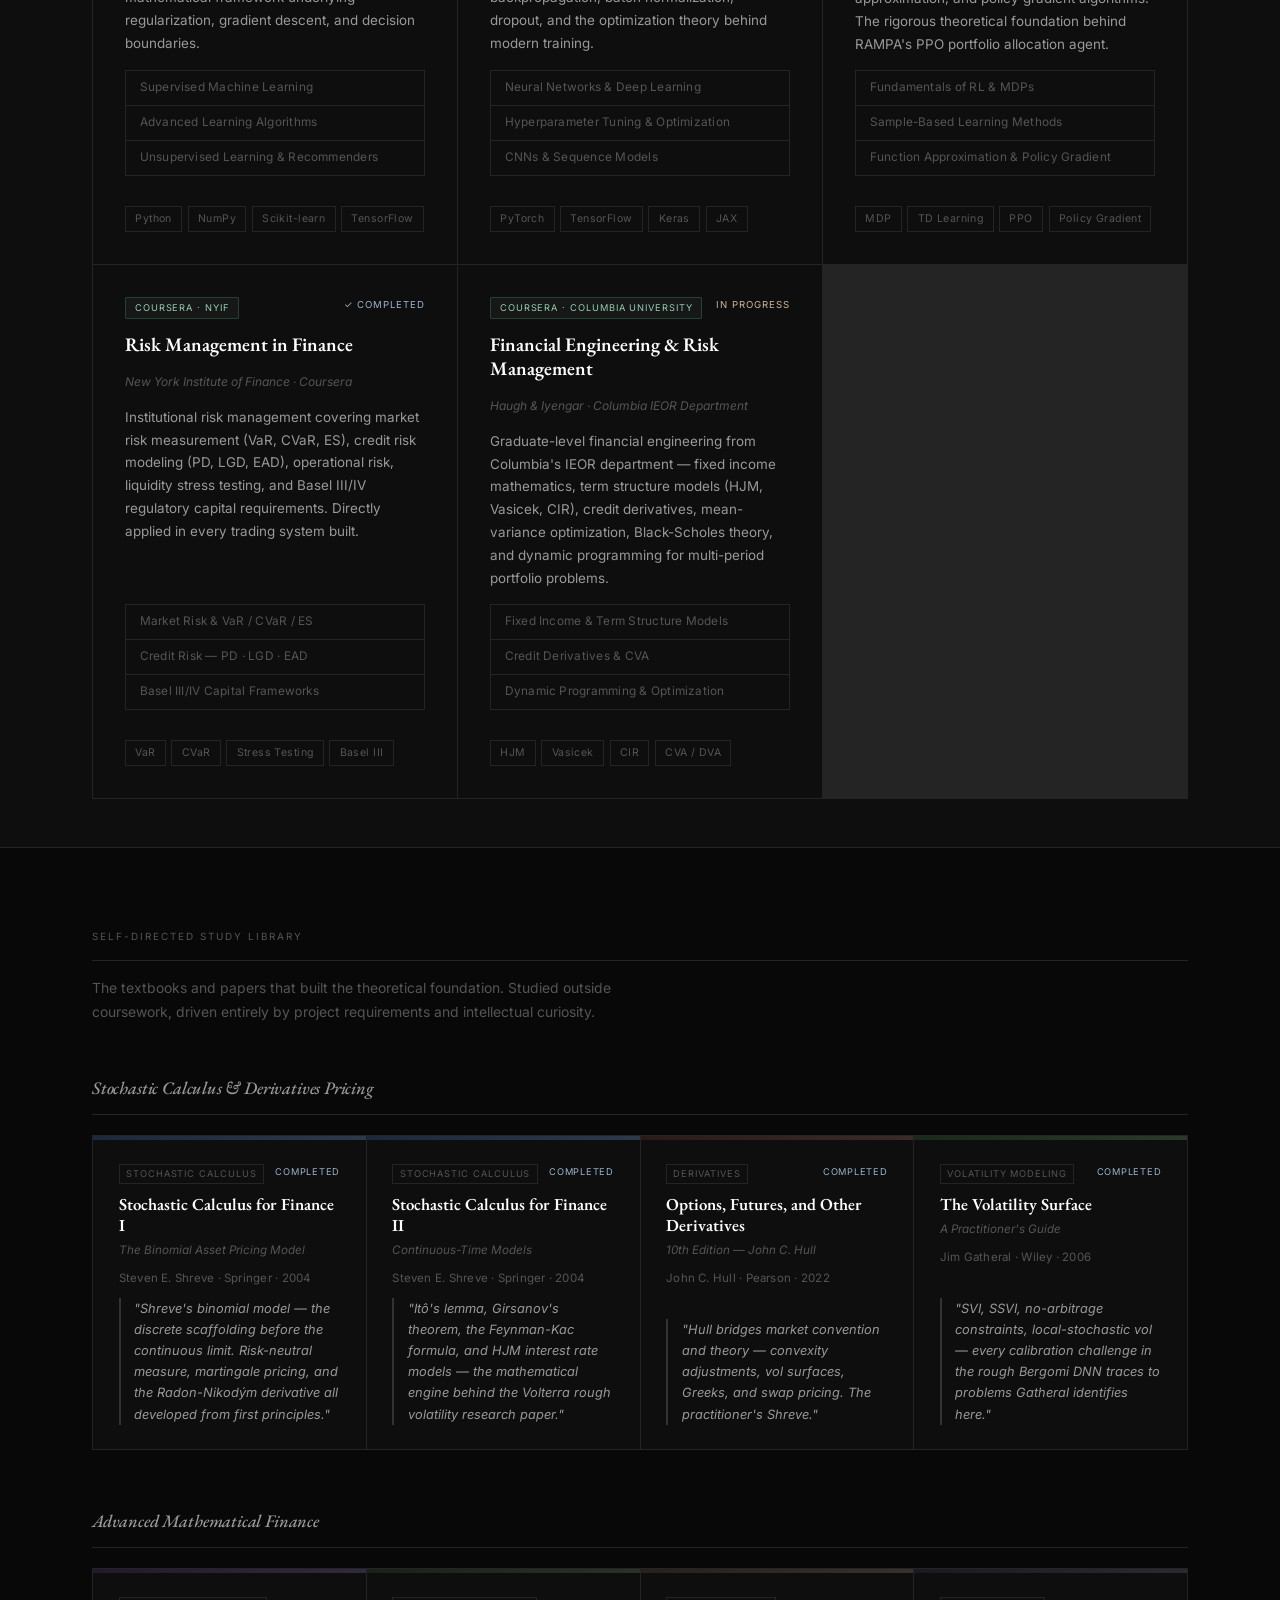
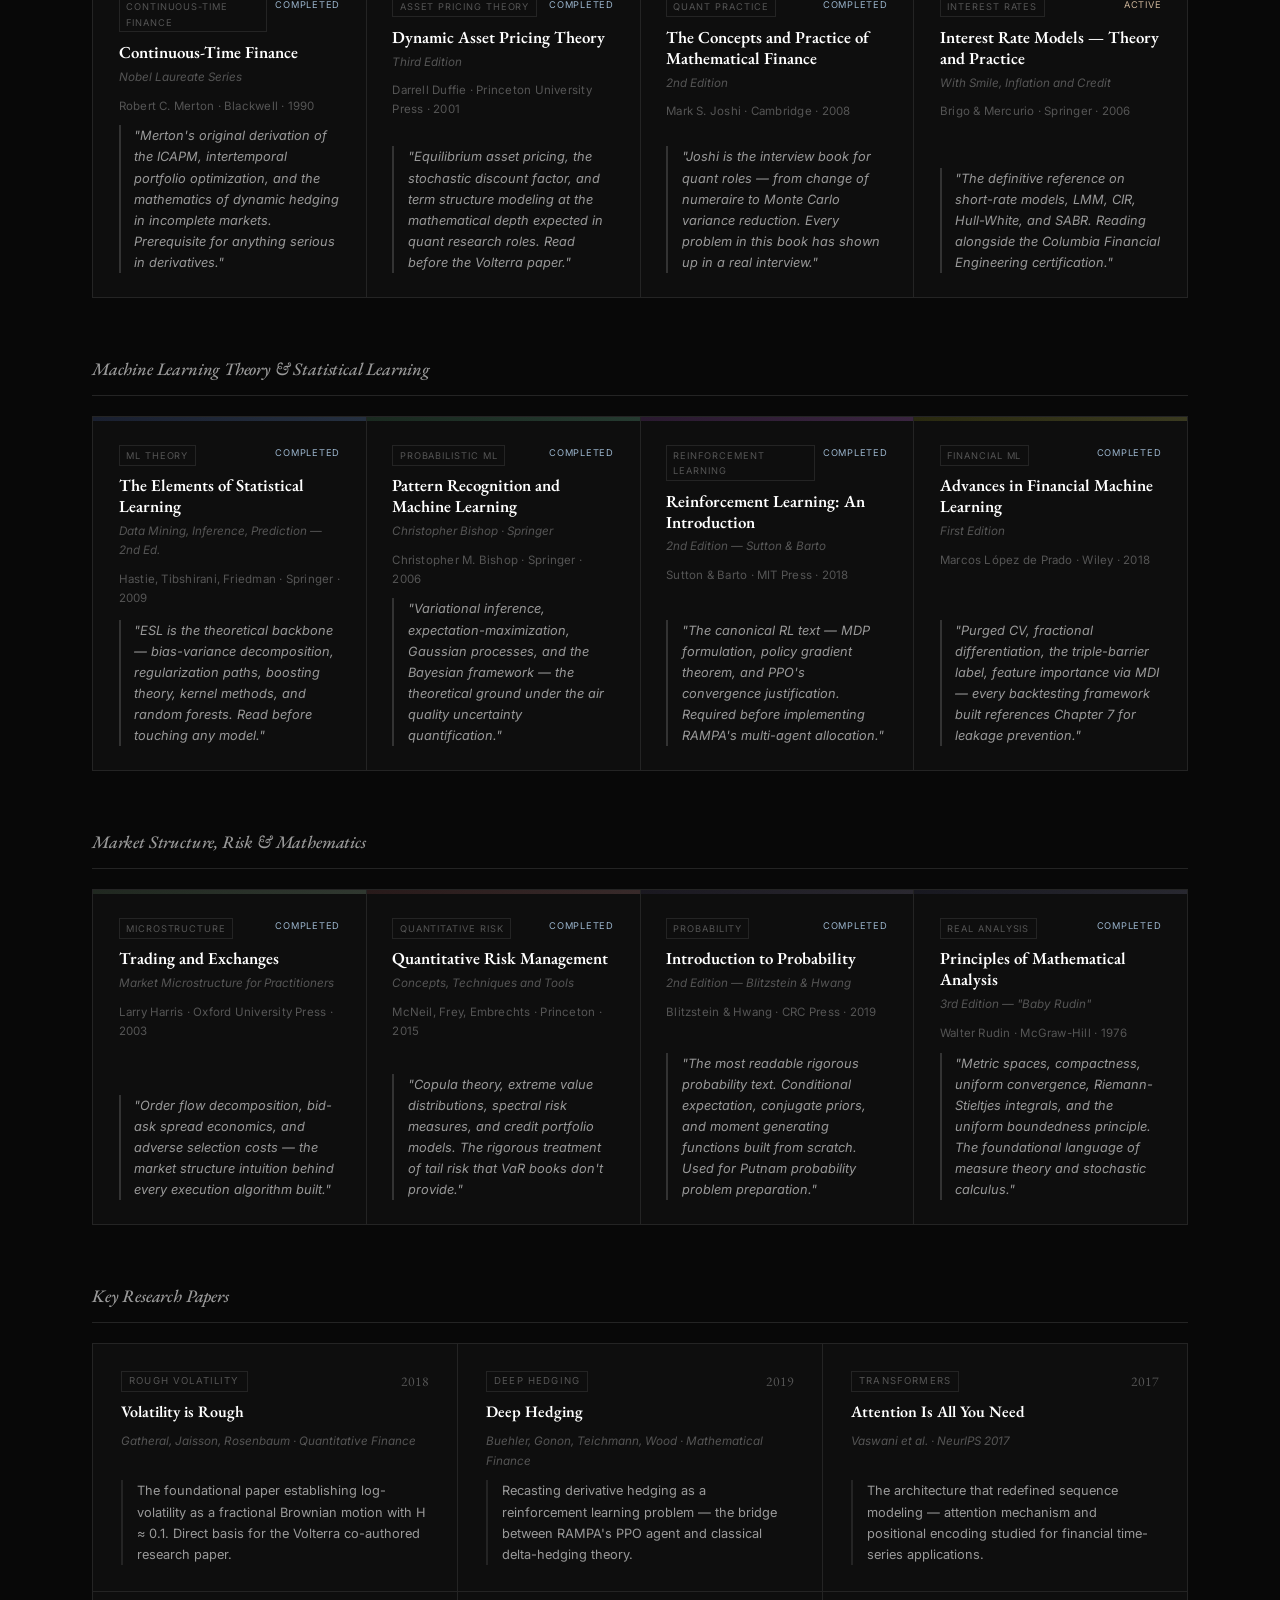
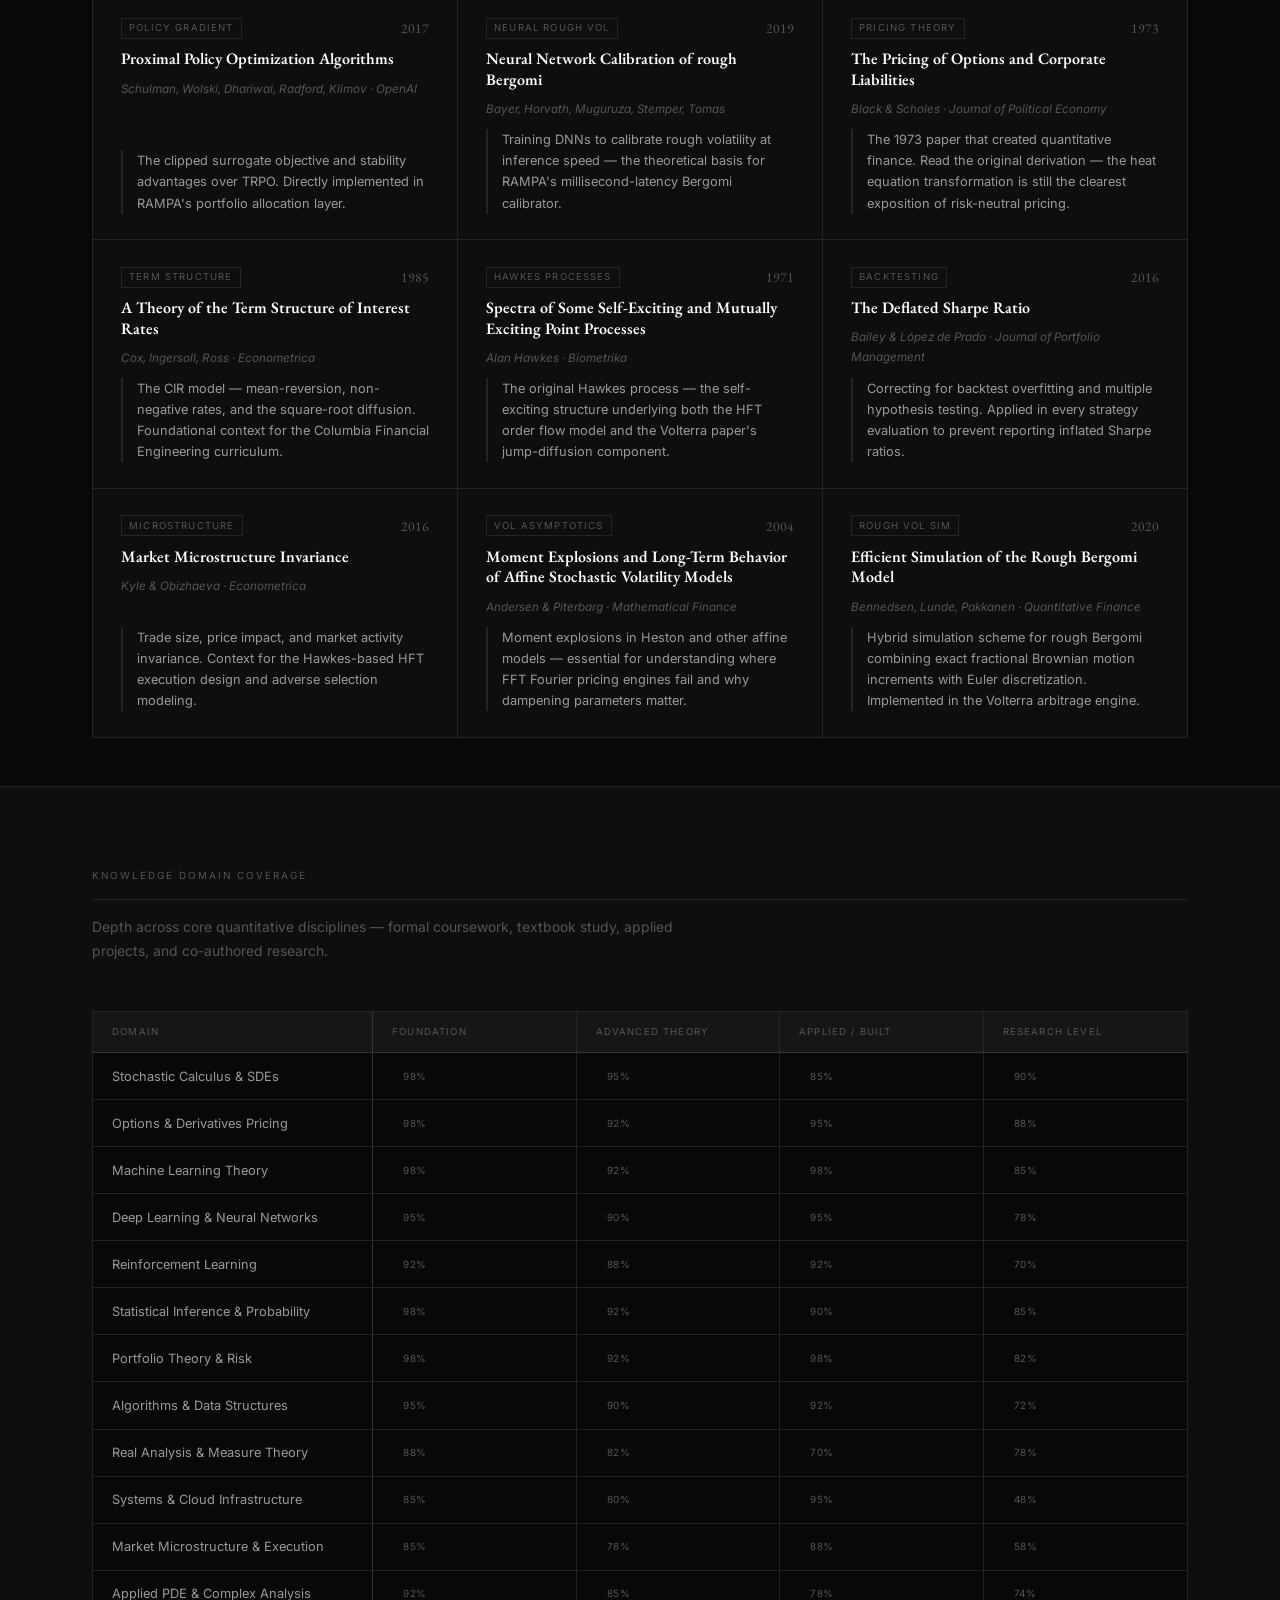
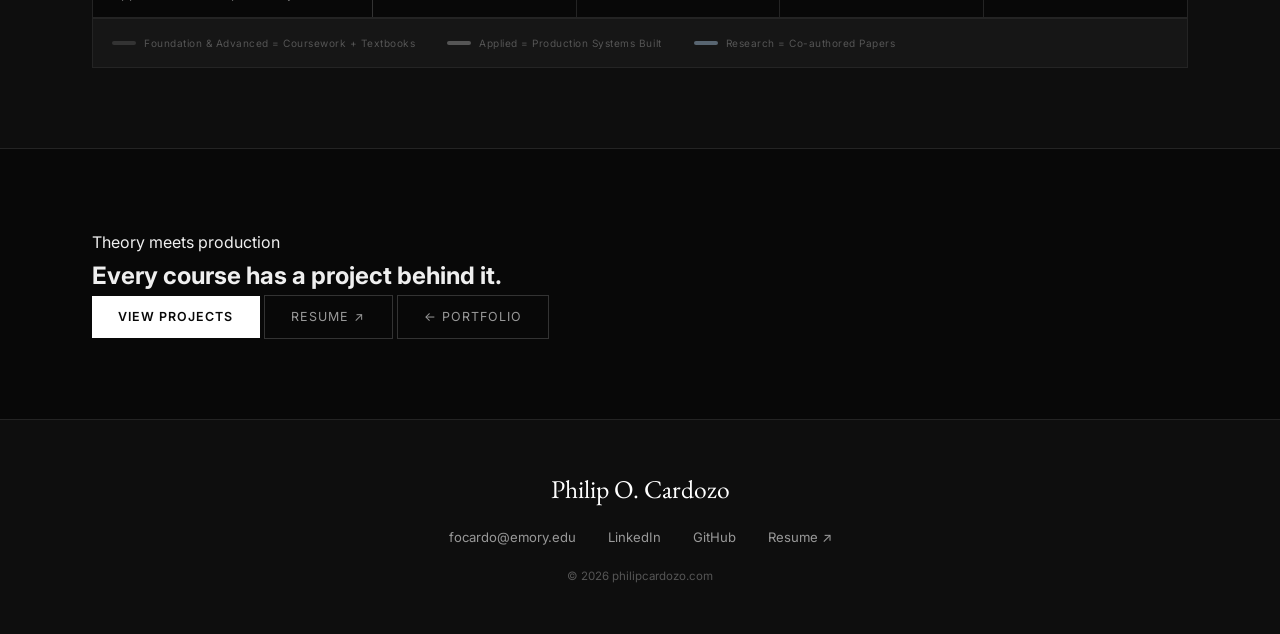
<file: education.html>
<!DOCTYPE html>
<html lang="en">
<head>
  <meta charset="UTF-8">
  <meta name="viewport" content="width=device-width, initial-scale=1.0">
  <title>Education — Philip O. Cardozo</title>
  <meta name="description" content="Philip Cardozo's academic formation — Emory University, MIT Professional Education, Coursera specializations, and a disciplined self-directed study program in quantitative finance and machine learning.">
  <link rel="preconnect" href="https://fonts.googleapis.com">
  <link rel="preconnect" href="https://fonts.gstatic.com" crossorigin>
  <link href="https://fonts.googleapis.com/css2?family=EB+Garamond:ital,wght@0,400;0,500;0,600;0,700;1,400;1,500&family=Inter:wght@300;400;500;600;700&display=swap" rel="stylesheet">
  <link rel="stylesheet" href="styles.css">
  <link rel="stylesheet" href="education.css">
</head>
<body>

  <nav id="navbar">
    <div class="nav-container">
      <a href="index.html" class="nav-brand">Philip O. Cardozo</a>
      <button class="nav-toggle" id="navToggle" aria-label="Toggle menu">
        <span></span><span></span><span></span>
      </button>
      <div class="nav-links" id="navLinks">
        <a href="index.html#experience">Experience</a>
        <a href="education.html" class="nav-active">Education</a>
        <a href="projects.html">Projects</a>
        <a href="Resume.pdf" target="_blank" class="nav-resume">Resume ↗</a>
      </div>
    </div>
  </nav>

  <!-- ─── Hero ─────────────────────────────────────────────────────────── -->
  <section id="edu-hero">
    <div class="edu-hero-bg"></div>
    <div class="container">
      <p class="hero-eyebrow">philipcardozo.com / education</p>
      <h1 class="edu-hero-title">Academic <em>Formation</em></h1>
      <p class="edu-hero-sub">Two universities. MIT professional training. Eight certifications. Fifteen textbooks. Studied not for credentials — for the depth to publish, to build, and to compete at the highest level.</p>
      <div class="edu-hero-stats">
        <div class="eh-stat"><span class="eh-num">4.0</span><span class="eh-label">GPA</span></div>
        <div class="eh-divider"></div>
        <div class="eh-stat"><span class="eh-num">55+</span><span class="eh-label">Courses</span></div>
        <div class="eh-divider"></div>
        <div class="eh-stat"><span class="eh-num">8</span><span class="eh-label">Certifications</span></div>
        <div class="eh-divider"></div>
        <div class="eh-stat"><span class="eh-num">15</span><span class="eh-label">Textbooks</span></div>
        <div class="eh-divider"></div>
        <div class="eh-stat"><span class="eh-num">Top 200</span><span class="eh-label">Putnam Nationally</span></div>
        <div class="eh-divider"></div>
        <div class="eh-stat"><span class="eh-num">3</span><span class="eh-label">Co-authored Papers</span></div>
      </div>
    </div>
  </section>

  <!-- ─── University ───────────────────────────────────────────────────── -->
  <section id="university">
    <div class="container">
      <p class="edu-section-label">University Formation</p>

      <div class="uni-card">
        <div class="uni-card-header">
          <div class="uni-header-left">
            <div class="uni-badge-row">
              <span class="edu-badge badge-current">Current · Dean's List</span>
              <span class="edu-badge badge-degree">B.S. Applied Mathematics &amp; Statistics · B.S. Computer Science</span>
            </div>
            <h2 class="uni-name">Emory University</h2>
            <p class="uni-location">Atlanta, Georgia &nbsp;·&nbsp; Class of 2028 &nbsp;·&nbsp; Emory College of Arts &amp; Sciences</p>
          </div>
          <div class="uni-header-right">
            <div class="uni-stat-block"><span class="usb-val">4.0</span><span class="usb-key">GPA</span></div>
            <div class="uni-stat-block"><span class="usb-val">4</span><span class="usb-key">Semesters</span></div>
            <div class="uni-stat-block"><span class="usb-val">33+</span><span class="usb-key">Courses</span></div>
          </div>
        </div>
        <div class="uni-semesters">

          <div class="semester-col">
            <div class="sem-header">
              <span class="sem-label">Spring 2026</span>
              <span class="sem-tag">Now</span>
            </div>
            <p class="sem-subtitle">Sophomore Spring — Graduate-Level Coursework</p>
            <div class="sem-courses">
              <div class="course-item highlight"><span class="course-code">CS 534</span><span class="course-name">Machine Learning <em>(Graduate)</em></span></div>
              <div class="course-item highlight"><span class="course-code">MATH 498R</span><span class="course-name">Directed Reading — Stochastic Processes</span></div>
              <div class="course-item highlight"><span class="course-code">MATH 351</span><span class="course-name">Partial Differential Equations</span></div>
              <div class="course-item highlight"><span class="course-code">MATH 362</span><span class="course-name">Mathematical Statistics II</span></div>
              <div class="course-item"><span class="course-code">CS 470</span><span class="course-name">Data Mining</span></div>
              <div class="course-item"><span class="course-code">CS 326</span><span class="course-name">Analysis of Algorithms</span></div>
              <div class="course-item"><span class="course-code">CS 377</span><span class="course-name">Database Systems</span></div>
              <div class="course-item"><span class="course-code">CL 201</span><span class="course-name">The Greeks</span></div>
            </div>
          </div>

          <div class="semester-col">
            <div class="sem-header"><span class="sem-label">Fall 2025</span></div>
            <p class="sem-subtitle">Sophomore Fall — Quantitative Core</p>
            <div class="sem-courses">
              <div class="course-item highlight"><span class="course-code">MATH 361</span><span class="course-name">Mathematical Statistics I</span></div>
              <div class="course-item highlight"><span class="course-code">MATH 385</span><span class="course-name">Topics in Mathematics</span></div>
              <div class="course-item highlight"><span class="course-code">MATH 212</span><span class="course-name">Differential Equations</span></div>
              <div class="course-item"><span class="course-code">CS 253</span><span class="course-name">Data Structures &amp; Algorithms</span></div>
              <div class="course-item"><span class="course-code">MATH 300</span><span class="course-name">Math for Data Science</span></div>
              <div class="course-item"><span class="course-code">ECON 112</span><span class="course-name">Macroeconomics</span></div>
              <div class="course-item"><span class="course-code">PORT 185</span><span class="course-name">Luso-Afro-Brazilian Studies</span></div>
              <div class="course-item"><span class="course-code">BIOL 120</span><span class="course-name">Concepts in Biology</span></div>
            </div>
          </div>

          <div class="semester-col">
            <div class="sem-header"><span class="sem-label">Spring 2025</span></div>
            <p class="sem-subtitle">Freshman Spring + Summer — Mathematical Core</p>
            <div class="sem-courses">
              <div class="course-item highlight"><span class="course-code">MATH 221</span><span class="course-name">Linear Algebra</span></div>
              <div class="course-item highlight"><span class="course-code">MATH 211</span><span class="course-name">Adv. Calculus — Multivariable</span></div>
              <div class="course-item highlight"><span class="course-code">MATH 112</span><span class="course-name">Calculus II</span></div>
              <div class="course-item"><span class="course-code">CS 224</span><span class="course-name">Foundations of CS</span></div>
              <div class="course-item"><span class="course-code">CS 171</span><span class="course-name">Intro to CS II</span></div>
              <div class="course-item"><span class="course-code">BUS 350</span><span class="course-name">Data &amp; Decision Analytics</span></div>
              <div class="course-item"><span class="course-code">BUS 290</span><span class="course-name">Tech Toolbox: Excel</span></div>
              <div class="course-item"><span class="course-code">MESAS 190</span><span class="course-name">Freshman Seminar</span></div>
            </div>
          </div>

          <div class="semester-col">
            <div class="sem-header"><span class="sem-label">Fall 2024</span></div>
            <p class="sem-subtitle">Freshman Fall — Foundations</p>
            <div class="sem-courses">
              <div class="course-item highlight"><span class="course-code">MATH 101</span><span class="course-name">Calculus I</span></div>
              <div class="course-item"><span class="course-code">CS 170</span><span class="course-name">Intro to Computer Science I</span></div>
              <div class="course-item"><span class="course-code">FIN 201</span><span class="course-name">Business Economics</span></div>
              <div class="course-item"><span class="course-code">ACT 200</span><span class="course-name">Accounting</span></div>
              <div class="course-item"><span class="course-code">ENGRD 101</span><span class="course-name">Rhetorical Composition</span></div>
              <div class="course-item"><span class="course-code">PE · HLTH · ECS</span><span class="course-name">Physical &amp; Core Electives</span></div>
            </div>
          </div>

        </div>
      </div>

      <div class="uni-card uni-card-secondary">
        <div class="uni-card-header">
          <div class="uni-header-left">
            <div class="uni-badge-row">
              <span class="edu-badge badge-degree">Computer Science &amp; Mathematics</span>
              <span class="edu-badge" style="color:var(--text3); border-color:var(--border2);">2024</span>
            </div>
            <h2 class="uni-name">Federal University of Rio de Janeiro</h2>
            <p class="uni-location">Rio de Janeiro, Brazil &nbsp;·&nbsp; H1 2024</p>
          </div>
          <div class="uni-header-right">
            <div class="uni-stat-block"><span class="usb-val">H1</span><span class="usb-key">2024</span></div>
            <div class="uni-stat-block"><span class="usb-val">5</span><span class="usb-key">Courses</span></div>
          </div>
        </div>
        <div class="ufrj-body">
          <div class="ufrj-courses">
            <div class="course-item highlight"><span class="course-code">CS</span><span class="course-name">Computer Programming — C, data structures, memory management, pointers</span></div>
            <div class="course-item highlight"><span class="course-code">CS</span><span class="course-name">Systems Fundamentals — OS, compilers, networking, concurrency</span></div>
            <div class="course-item"><span class="course-code">CS</span><span class="course-name">Software Processes — Agile, design patterns, SOLID principles</span></div>
            <div class="course-item"><span class="course-code">MATH</span><span class="course-name">Discrete Mathematics — Graph theory, combinatorics, formal proofs</span></div>
            <div class="course-item"><span class="course-code">MATH</span><span class="course-name">Calculus I — Limits, derivatives, Riemann integration</span></div>
          </div>
          <div class="ufrj-note">
            <p>Brazilian federal engineering curriculum — one of Latin America's top CS programs. Built an HTTP/1.1 server from scratch in C and a financial chatbot for live equity Q&amp;A. Low-level systems work before Emory provided the implementation muscle behind every production system since.</p>
          </div>
        </div>
      </div>

    </div>
  </section>

  <!-- ─── Competitive Achievements ────────────────────────────────────── -->
  <section id="competitions">
    <div class="container">
      <p class="edu-section-label">Academic Competitions &amp; Industry Challenges</p>

      <div class="comp-grid">

        <div class="comp-card comp-card-feat">
          <div class="comp-card-inner">
            <div class="comp-left">
              <div class="comp-badge-row">
                <span class="edu-badge badge-quant-comp">Mathematics</span>
                <span class="edu-badge badge-current">Annual</span>
              </div>
              <h3 class="comp-title">Putnam Mathematical Competition</h3>
              <p class="comp-sub">William Lowell Putnam Mathematical Competition — North America</p>
              <p class="comp-desc">The most prestigious undergraduate mathematics examination in the United States and Canada. Problems span real analysis, abstract algebra, combinatorics, number theory, and topology — typically requiring proof construction under competition conditions. The median score is 0 or 1 out of 120.</p>
              <div class="comp-metrics">
                <div class="comp-metric"><span class="cm-val">69</span><span class="cm-key">Score 2025</span></div>
                <div class="comp-metric"><span class="cm-val">Top 200</span><span class="cm-key">Nationally</span></div>
                <div class="comp-metric"><span class="cm-val">47</span><span class="cm-key">Score 2024</span></div>
                <div class="comp-metric"><span class="cm-val">Top 5%</span><span class="cm-key">2024 Rank</span></div>
              </div>
            </div>
            <div class="comp-right">
              <p class="comp-right-label">Problem Areas</p>
              <div class="comp-topics">
                <span>Real Analysis</span><span>Abstract Algebra</span><span>Combinatorics</span>
                <span>Number Theory</span><span>Linear Algebra</span><span>Topology</span>
                <span>Probability</span><span>Inequalities</span>
              </div>
              <div class="comp-quote">
                <p>"The Putnam is not a test of knowledge — it's a test of mathematical maturity. Preparation requires internalizing problem-solving heuristics from Cauchy-Schwarz to generating functions."</p>
              </div>
            </div>
          </div>
        </div>

        <div class="comp-card">
          <span class="edu-badge badge-quant-comp">Competitive Programming</span>
          <h3 class="comp-title">Codeforces — International Master</h3>
          <p class="comp-sub">Competitive Programming Platform · Global Ranking</p>
          <p class="comp-desc">Sustained International Master rating (top ~1% globally) on the world's largest competitive programming platform. Problems require advanced knowledge of graph algorithms, dynamic programming, segment trees, convex hull trick, and number theory under strict time limits.</p>
          <div class="comp-metrics-sm">
            <div class="comp-metric-sm"><span class="cm-val">2,347</span><span class="cm-key">Peak Rating</span></div>
            <div class="comp-metric-sm"><span class="cm-val">Top 1%</span><span class="cm-key">Global</span></div>
          </div>
          <div class="tech-row" style="margin-top:auto">
            <span>C++17</span><span>Graph Theory</span><span>DP</span><span>Segment Trees</span><span>FFT</span>
          </div>
        </div>

        <div class="comp-card">
          <span class="edu-badge badge-quant-comp">Quantitative Finance</span>
          <h3 class="comp-title">Jane Street ETC 2025</h3>
          <p class="comp-sub">Electronic Trading Competition — Team Finalist</p>
          <p class="comp-desc">Jane Street's Electronic Trading Competition — built a market-making algorithm in a live simulated exchange environment competing against 500+ teams globally. Implemented a delta-neutral options market maker with real-time Greeks management and adverse selection filters.</p>
          <div class="comp-metrics-sm">
            <div class="comp-metric-sm"><span class="cm-val">Finalist</span><span class="cm-key">Global Stage</span></div>
            <div class="comp-metric-sm"><span class="cm-val">500+</span><span class="cm-key">Teams</span></div>
          </div>
          <div class="tech-row" style="margin-top:auto">
            <span>Python</span><span>Options MM</span><span>Greeks</span><span>Adverse Selection</span>
          </div>
        </div>

        <div class="comp-card">
          <span class="edu-badge badge-quant-comp">Data Science</span>
          <h3 class="comp-title">Citadel DataOpen 2025</h3>
          <p class="comp-sub">Global Quantitative Research Competition — Top 10 Finalist</p>
          <p class="comp-desc">Citadel's global data science competition with 20,000+ participants. Built a multi-factor alpha model combining alternative data, sentiment signals, and macro regime detection. Presented findings to Citadel portfolio managers at HQ finals review.</p>
          <div class="comp-metrics-sm">
            <div class="comp-metric-sm"><span class="cm-val">Top 10</span><span class="cm-key">Globally</span></div>
            <div class="comp-metric-sm"><span class="cm-val">20K+</span><span class="cm-key">Participants</span></div>
          </div>
          <div class="tech-row" style="margin-top:auto">
            <span>Alpha Research</span><span>Alt Data</span><span>Regime Detection</span>
          </div>
        </div>

        <div class="comp-card">
          <span class="edu-badge badge-quant-comp">Mathematics</span>
          <h3 class="comp-title">USAMO Qualifier — 2023</h3>
          <p class="comp-sub">USA Mathematical Olympiad — National Qualifier</p>
          <p class="comp-desc">Qualified for the USA Mathematical Olympiad through AMC 10/12 and AIME performance. USAMO invitees represent roughly the top 250–500 students nationally. Problems require 3-hour proof-writing sessions across number theory, combinatorics, geometry, and algebra.</p>
          <div class="comp-metrics-sm">
            <div class="comp-metric-sm"><span class="cm-val">Top 500</span><span class="cm-key">USA</span></div>
            <div class="comp-metric-sm"><span class="cm-val">2023</span><span class="cm-key">Qualifier</span></div>
          </div>
          <div class="tech-row" style="margin-top:auto">
            <span>Number Theory</span><span>Combinatorics</span><span>Geometry</span><span>Proof Writing</span>
          </div>
        </div>

        <div class="comp-card">
          <span class="edu-badge badge-quant-comp">Quant Finance</span>
          <h3 class="comp-title">Point72 Academy 2025</h3>
          <p class="comp-sub">Case Competition — Advanced to HQ Finals</p>
          <p class="comp-desc">Presented a short thesis on Monday.com (MNDY) with a $71.33 price target derived from FCF modeling, TAM analysis, and competitive deterioration signals. The stock subsequently fell from $185 → ~$73, validating the thesis. Advanced to Point72 HQ finals presentation.</p>
          <div class="comp-metrics-sm">
            <div class="comp-metric-sm"><span class="cm-val">HQ</span><span class="cm-key">Finals</span></div>
            <div class="comp-metric-sm"><span class="cm-val">$71.33</span><span class="cm-key">Target Hit</span></div>
          </div>
          <div class="tech-row" style="margin-top:auto">
            <span>Short Thesis</span><span>FCF Model</span><span>TAM Analysis</span>
          </div>
        </div>

      </div>
    </div>
  </section>

  <!-- ─── Professional Programs ────────────────────────────────────────── -->
  <section id="certifications">
    <div class="container">
      <p class="edu-section-label">Professional Programs &amp; Certifications</p>

      <div class="cert-featured">
        <div class="cert-featured-inner">
          <div class="cert-feat-left">
            <div class="cert-feat-header">
              <div class="cert-badges">
                <span class="edu-badge badge-mit">MIT Professional Education</span>
                <span class="edu-badge badge-current">Completed · 2025</span>
              </div>
            </div>
            <h2 class="cert-feat-title">Applied AI and Data Science</h2>
            <p class="cert-feat-inst">Massachusetts Institute of Technology — Professional Education</p>
            <p class="cert-feat-desc">MIT's intensive professional program covering the mathematical foundations of modern AI and data science — from statistical learning theory and supervised methods to deep neural architectures, Bayesian inference, causal models, and production deployment. Emphasis on rigorous derivations and applicability in high-stakes quantitative environments.</p>
            <div class="cert-feat-topics">
              <span>Supervised Learning Theory</span><span>Deep Neural Networks</span>
              <span>NLP &amp; Transformers</span><span>Unsupervised Methods</span>
              <span>Bayesian Inference</span><span>Causal Inference</span>
              <span>Time-Series ML</span><span>Model Deployment at Scale</span>
            </div>
          </div>
          <div class="cert-feat-right">
            <div class="cert-credential">
              <div class="cert-seal">MIT</div>
              <p class="cert-cred-name">Certificate of Completion</p>
              <p class="cert-cred-inst">Massachusetts Institute of Technology</p>
              <p class="cert-cred-prog">Applied AI &amp; Data Science</p>
              <div class="cert-cred-divider"></div>
              <p class="cert-cred-year">2025</p>
            </div>
          </div>
        </div>
      </div>

      <!-- CFA + CMT Row -->
      <div class="cert-industry-row">

        <div class="cert-industry-card">
          <div class="cert-ind-header">
            <div>
              <span class="edu-badge badge-cfa">CFA Institute</span>
              <h3 class="cert-ind-title">CFA Level I</h3>
              <p class="cert-ind-inst">Chartered Financial Analyst — CFA Institute</p>
            </div>
            <div class="cert-ind-score">
              <span class="cis-val">Passed</span>
              <span class="cis-key">Top Decile</span>
            </div>
          </div>
          <p class="cert-ind-desc">Passed CFA Level I in the top performance decile. 300-hour curriculum spanning equity valuation, fixed income, derivatives, portfolio management, ethics, and alternative investments. The globally recognized standard for investment analysis.</p>
          <div class="cert-modules">
            <div class="cert-module">Equity &amp; Fixed Income Valuation</div>
            <div class="cert-module">Derivatives &amp; Alternative Investments</div>
            <div class="cert-module">Portfolio Management &amp; Ethics</div>
            <div class="cert-module">Quantitative Methods &amp; Economics</div>
          </div>
        </div>

        <div class="cert-industry-card">
          <div class="cert-ind-header">
            <div>
              <span class="edu-badge badge-cmt">CMT Association</span>
              <h3 class="cert-ind-title">CMT Level I</h3>
              <p class="cert-ind-inst">Chartered Market Technician — CMT Association</p>
            </div>
            <div class="cert-ind-score">
              <span class="cis-val">Passed</span>
              <span class="cis-key">2025</span>
            </div>
          </div>
          <p class="cert-ind-desc">Chartered Market Technician Level I covering chart pattern recognition, momentum indicators, market breadth, intermarket analysis, and behavioral finance. Bridges technical signal generation with the quantitative systematic frameworks built in every project.</p>
          <div class="cert-modules">
            <div class="cert-module">Pattern Recognition &amp; Momentum</div>
            <div class="cert-module">Market Breadth &amp; Sentiment</div>
            <div class="cert-module">Intermarket Analysis</div>
            <div class="cert-module">Behavioral Finance</div>
          </div>
        </div>

      </div>

      <div class="certs-grid">

        <div class="cert-card">
          <div class="cert-card-top">
            <span class="edu-badge badge-coursera">Coursera · DeepLearning.AI</span>
            <span class="cert-status status-done">✓ Completed</span>
          </div>
          <h3 class="cert-card-title">Machine Learning Specialization</h3>
          <p class="cert-card-inst">Andrew Ng · Stanford University / DeepLearning.AI</p>
          <p class="cert-card-desc">Three-course program covering supervised learning (regression, classification, neural networks), unsupervised methods (clustering, anomaly detection, recommenders), and the mathematical framework underlying regularization, gradient descent, and decision boundaries.</p>
          <div class="cert-modules">
            <div class="cert-module">Supervised Machine Learning</div>
            <div class="cert-module">Advanced Learning Algorithms</div>
            <div class="cert-module">Unsupervised Learning &amp; Recommenders</div>
          </div>
          <div class="tech-row" style="margin-top:auto; padding-top:1rem;">
            <span>Python</span><span>NumPy</span><span>Scikit-learn</span><span>TensorFlow</span>
          </div>
        </div>

        <div class="cert-card">
          <div class="cert-card-top">
            <span class="edu-badge badge-coursera">Coursera · DeepLearning.AI</span>
            <span class="cert-status status-done">✓ Completed</span>
          </div>
          <h3 class="cert-card-title">Deep Learning Specialization</h3>
          <p class="cert-card-inst">Andrew Ng · DeepLearning.AI — 5 Courses</p>
          <p class="cert-card-desc">Five-course deep learning curriculum. Covers feedforward networks, convolutional architectures, sequence models, LSTM, attention mechanisms, the mathematics of backpropagation, batch normalization, dropout, and the optimization theory behind modern training.</p>
          <div class="cert-modules">
            <div class="cert-module">Neural Networks &amp; Deep Learning</div>
            <div class="cert-module">Hyperparameter Tuning &amp; Optimization</div>
            <div class="cert-module">CNNs &amp; Sequence Models</div>
          </div>
          <div class="tech-row" style="margin-top:auto; padding-top:1rem;">
            <span>PyTorch</span><span>TensorFlow</span><span>Keras</span><span>JAX</span>
          </div>
        </div>

        <div class="cert-card">
          <div class="cert-card-top">
            <span class="edu-badge badge-coursera">Coursera · U of Alberta</span>
            <span class="cert-status status-done">✓ Completed</span>
          </div>
          <h3 class="cert-card-title">Reinforcement Learning Specialization</h3>
          <p class="cert-card-inst">Martha White &amp; Adam White · University of Alberta</p>
          <p class="cert-card-desc">Four-course specialization grounded in Sutton &amp; Barto — MDPs, dynamic programming, Monte Carlo methods, TD learning, function approximation, and policy gradient algorithms. The rigorous theoretical foundation behind RAMPA's PPO portfolio allocation agent.</p>
          <div class="cert-modules">
            <div class="cert-module">Fundamentals of RL &amp; MDPs</div>
            <div class="cert-module">Sample-Based Learning Methods</div>
            <div class="cert-module">Function Approximation &amp; Policy Gradient</div>
          </div>
          <div class="tech-row" style="margin-top:auto; padding-top:1rem;">
            <span>MDP</span><span>TD Learning</span><span>PPO</span><span>Policy Gradient</span>
          </div>
        </div>

        <div class="cert-card">
          <div class="cert-card-top">
            <span class="edu-badge badge-coursera">Coursera · NYIF</span>
            <span class="cert-status status-done">✓ Completed</span>
          </div>
          <h3 class="cert-card-title">Risk Management in Finance</h3>
          <p class="cert-card-inst">New York Institute of Finance · Coursera</p>
          <p class="cert-card-desc">Institutional risk management covering market risk measurement (VaR, CVaR, ES), credit risk modeling (PD, LGD, EAD), operational risk, liquidity stress testing, and Basel III/IV regulatory capital requirements. Directly applied in every trading system built.</p>
          <div class="cert-modules">
            <div class="cert-module">Market Risk &amp; VaR / CVaR / ES</div>
            <div class="cert-module">Credit Risk — PD · LGD · EAD</div>
            <div class="cert-module">Basel III/IV Capital Frameworks</div>
          </div>
          <div class="tech-row" style="margin-top:auto; padding-top:1rem;">
            <span>VaR</span><span>CVaR</span><span>Stress Testing</span><span>Basel III</span>
          </div>
        </div>

        <div class="cert-card">
          <div class="cert-card-top">
            <span class="edu-badge badge-coursera">Coursera · Columbia University</span>
            <span class="cert-status status-progress">In Progress</span>
          </div>
          <h3 class="cert-card-title">Financial Engineering &amp; Risk Management</h3>
          <p class="cert-card-inst">Haugh &amp; Iyengar · Columbia IEOR Department</p>
          <p class="cert-card-desc">Graduate-level financial engineering from Columbia's IEOR department — fixed income mathematics, term structure models (HJM, Vasicek, CIR), credit derivatives, mean-variance optimization, Black-Scholes theory, and dynamic programming for multi-period portfolio problems.</p>
          <div class="cert-modules">
            <div class="cert-module">Fixed Income &amp; Term Structure Models</div>
            <div class="cert-module">Credit Derivatives &amp; CVA</div>
            <div class="cert-module">Dynamic Programming &amp; Optimization</div>
          </div>
          <div class="tech-row" style="margin-top:auto; padding-top:1rem;">
            <span>HJM</span><span>Vasicek</span><span>CIR</span><span>CVA / DVA</span>
          </div>
        </div>

      </div>
    </div>
  </section>

  <!-- ─── Self-Directed Study ───────────────────────────────────────────── -->
  <section id="self-study">
    <div class="container">
      <p class="edu-section-label">Self-Directed Study Library</p>
      <p class="edu-section-sub">The textbooks and papers that built the theoretical foundation. Studied outside coursework, driven entirely by project requirements and intellectual curiosity.</p>

      <div class="library-domain">
        <h3 class="lib-domain-title">Stochastic Calculus &amp; Derivatives Pricing</h3>
        <div class="books-row">

          <div class="book-card">
            <div class="book-spine"></div>
            <div class="book-body">
              <div class="book-top"><span class="book-domain-tag">Stochastic Calculus</span><span class="book-status status-done">Completed</span></div>
              <h4 class="book-title">Stochastic Calculus for Finance I</h4>
              <p class="book-sub">The Binomial Asset Pricing Model</p>
              <p class="book-author">Steven E. Shreve · Springer · 2004</p>
              <p class="book-insight">"Shreve's binomial model — the discrete scaffolding before the continuous limit. Risk-neutral measure, martingale pricing, and the Radon-Nikodým derivative all developed from first principles."</p>
            </div>
          </div>

          <div class="book-card">
            <div class="book-spine"></div>
            <div class="book-body">
              <div class="book-top"><span class="book-domain-tag">Stochastic Calculus</span><span class="book-status status-done">Completed</span></div>
              <h4 class="book-title">Stochastic Calculus for Finance II</h4>
              <p class="book-sub">Continuous-Time Models</p>
              <p class="book-author">Steven E. Shreve · Springer · 2004</p>
              <p class="book-insight">"Itô's lemma, Girsanov's theorem, the Feynman-Kac formula, and HJM interest rate models — the mathematical engine behind the Volterra rough volatility research paper."</p>
            </div>
          </div>

          <div class="book-card">
            <div class="book-spine" style="background:linear-gradient(to right,#2a1a1a,#3a2a2a)"></div>
            <div class="book-body">
              <div class="book-top"><span class="book-domain-tag">Derivatives</span><span class="book-status status-done">Completed</span></div>
              <h4 class="book-title">Options, Futures, and Other Derivatives</h4>
              <p class="book-sub">10th Edition — John C. Hull</p>
              <p class="book-author">John C. Hull · Pearson · 2022</p>
              <p class="book-insight">"Hull bridges market convention and theory — convexity adjustments, vol surfaces, Greeks, and swap pricing. The practitioner's Shreve."</p>
            </div>
          </div>

          <div class="book-card">
            <div class="book-spine" style="background:linear-gradient(to right,#1a2a1a,#2a3a2a)"></div>
            <div class="book-body">
              <div class="book-top"><span class="book-domain-tag">Volatility Modeling</span><span class="book-status status-done">Completed</span></div>
              <h4 class="book-title">The Volatility Surface</h4>
              <p class="book-sub">A Practitioner's Guide</p>
              <p class="book-author">Jim Gatheral · Wiley · 2006</p>
              <p class="book-insight">"SVI, SSVI, no-arbitrage constraints, local-stochastic vol — every calibration challenge in the rough Bergomi DNN traces to problems Gatheral identifies here."</p>
            </div>
          </div>

        </div>
      </div>

      <div class="library-domain">
        <h3 class="lib-domain-title">Advanced Mathematical Finance</h3>
        <div class="books-row">

          <div class="book-card">
            <div class="book-spine" style="background:linear-gradient(to right,#201a2a,#302a3a)"></div>
            <div class="book-body">
              <div class="book-top"><span class="book-domain-tag">Continuous-Time Finance</span><span class="book-status status-done">Completed</span></div>
              <h4 class="book-title">Continuous-Time Finance</h4>
              <p class="book-sub">Nobel Laureate Series</p>
              <p class="book-author">Robert C. Merton · Blackwell · 1990</p>
              <p class="book-insight">"Merton's original derivation of the ICAPM, intertemporal portfolio optimization, and the mathematics of dynamic hedging in incomplete markets. Prerequisite for anything serious in derivatives."</p>
            </div>
          </div>

          <div class="book-card">
            <div class="book-spine" style="background:linear-gradient(to right,#1a201a,#2a302a)"></div>
            <div class="book-body">
              <div class="book-top"><span class="book-domain-tag">Asset Pricing Theory</span><span class="book-status status-done">Completed</span></div>
              <h4 class="book-title">Dynamic Asset Pricing Theory</h4>
              <p class="book-sub">Third Edition</p>
              <p class="book-author">Darrell Duffie · Princeton University Press · 2001</p>
              <p class="book-insight">"Equilibrium asset pricing, the stochastic discount factor, and term structure modeling at the mathematical depth expected in quant research roles. Read before the Volterra paper."</p>
            </div>
          </div>

          <div class="book-card">
            <div class="book-spine" style="background:linear-gradient(to right,#2a201a,#3a302a)"></div>
            <div class="book-body">
              <div class="book-top"><span class="book-domain-tag">Quant Practice</span><span class="book-status status-done">Completed</span></div>
              <h4 class="book-title">The Concepts and Practice of Mathematical Finance</h4>
              <p class="book-sub">2nd Edition</p>
              <p class="book-author">Mark S. Joshi · Cambridge · 2008</p>
              <p class="book-insight">"Joshi is the interview book for quant roles — from change of numeraire to Monte Carlo variance reduction. Every problem in this book has shown up in a real interview."</p>
            </div>
          </div>

          <div class="book-card">
            <div class="book-spine" style="background:linear-gradient(to right,#1a1a20,#2a2a30)"></div>
            <div class="book-body">
              <div class="book-top"><span class="book-domain-tag">Interest Rates</span><span class="book-status status-progress">Active</span></div>
              <h4 class="book-title">Interest Rate Models — Theory and Practice</h4>
              <p class="book-sub">With Smile, Inflation and Credit</p>
              <p class="book-author">Brigo &amp; Mercurio · Springer · 2006</p>
              <p class="book-insight">"The definitive reference on short-rate models, LMM, CIR, Hull-White, and SABR. Reading alongside the Columbia Financial Engineering certification."</p>
            </div>
          </div>

        </div>
      </div>

      <div class="library-domain">
        <h3 class="lib-domain-title">Machine Learning Theory &amp; Statistical Learning</h3>
        <div class="books-row">

          <div class="book-card">
            <div class="book-spine" style="background:linear-gradient(to right,#1a2030,#253040)"></div>
            <div class="book-body">
              <div class="book-top"><span class="book-domain-tag">ML Theory</span><span class="book-status status-done">Completed</span></div>
              <h4 class="book-title">The Elements of Statistical Learning</h4>
              <p class="book-sub">Data Mining, Inference, Prediction — 2nd Ed.</p>
              <p class="book-author">Hastie, Tibshirani, Friedman · Springer · 2009</p>
              <p class="book-insight">"ESL is the theoretical backbone — bias-variance decomposition, regularization paths, boosting theory, kernel methods, and random forests. Read before touching any model."</p>
            </div>
          </div>

          <div class="book-card">
            <div class="book-spine" style="background:linear-gradient(to right,#1a2a20,#253a30)"></div>
            <div class="book-body">
              <div class="book-top"><span class="book-domain-tag">Probabilistic ML</span><span class="book-status status-done">Completed</span></div>
              <h4 class="book-title">Pattern Recognition and Machine Learning</h4>
              <p class="book-sub">Christopher Bishop · Springer</p>
              <p class="book-author">Christopher M. Bishop · Springer · 2006</p>
              <p class="book-insight">"Variational inference, expectation-maximization, Gaussian processes, and the Bayesian framework — the theoretical ground under the air quality uncertainty quantification."</p>
            </div>
          </div>

          <div class="book-card">
            <div class="book-spine" style="background:linear-gradient(to right,#2a1a30,#3a2540)"></div>
            <div class="book-body">
              <div class="book-top"><span class="book-domain-tag">Reinforcement Learning</span><span class="book-status status-done">Completed</span></div>
              <h4 class="book-title">Reinforcement Learning: An Introduction</h4>
              <p class="book-sub">2nd Edition — Sutton &amp; Barto</p>
              <p class="book-author">Sutton &amp; Barto · MIT Press · 2018</p>
              <p class="book-insight">"The canonical RL text — MDP formulation, policy gradient theorem, and PPO's convergence justification. Required before implementing RAMPA's multi-agent allocation."</p>
            </div>
          </div>

          <div class="book-card">
            <div class="book-spine" style="background:linear-gradient(to right,#2a2a10,#3a3a20)"></div>
            <div class="book-body">
              <div class="book-top"><span class="book-domain-tag">Financial ML</span><span class="book-status status-done">Completed</span></div>
              <h4 class="book-title">Advances in Financial Machine Learning</h4>
              <p class="book-sub">First Edition</p>
              <p class="book-author">Marcos López de Prado · Wiley · 2018</p>
              <p class="book-insight">"Purged CV, fractional differentiation, the triple-barrier label, feature importance via MDI — every backtesting framework built references Chapter 7 for leakage prevention."</p>
            </div>
          </div>

        </div>
      </div>

      <div class="library-domain">
        <h3 class="lib-domain-title">Market Structure, Risk &amp; Mathematics</h3>
        <div class="books-row">

          <div class="book-card">
            <div class="book-spine" style="background:linear-gradient(to right,#202820,#303830)"></div>
            <div class="book-body">
              <div class="book-top"><span class="book-domain-tag">Microstructure</span><span class="book-status status-done">Completed</span></div>
              <h4 class="book-title">Trading and Exchanges</h4>
              <p class="book-sub">Market Microstructure for Practitioners</p>
              <p class="book-author">Larry Harris · Oxford University Press · 2003</p>
              <p class="book-insight">"Order flow decomposition, bid-ask spread economics, and adverse selection costs — the market structure intuition behind every execution algorithm built."</p>
            </div>
          </div>

          <div class="book-card">
            <div class="book-spine" style="background:linear-gradient(to right,#281a1a,#382a2a)"></div>
            <div class="book-body">
              <div class="book-top"><span class="book-domain-tag">Quantitative Risk</span><span class="book-status status-done">Completed</span></div>
              <h4 class="book-title">Quantitative Risk Management</h4>
              <p class="book-sub">Concepts, Techniques and Tools</p>
              <p class="book-author">McNeil, Frey, Embrechts · Princeton · 2015</p>
              <p class="book-insight">"Copula theory, extreme value distributions, spectral risk measures, and credit portfolio models. The rigorous treatment of tail risk that VaR books don't provide."</p>
            </div>
          </div>

          <div class="book-card">
            <div class="book-spine" style="background:linear-gradient(to right,#1a1820,#2a2830)"></div>
            <div class="book-body">
              <div class="book-top"><span class="book-domain-tag">Probability</span><span class="book-status status-done">Completed</span></div>
              <h4 class="book-title">Introduction to Probability</h4>
              <p class="book-sub">2nd Edition — Blitzstein &amp; Hwang</p>
              <p class="book-author">Blitzstein &amp; Hwang · CRC Press · 2019</p>
              <p class="book-insight">"The most readable rigorous probability text. Conditional expectation, conjugate priors, and moment generating functions built from scratch. Used for Putnam probability problem preparation."</p>
            </div>
          </div>

          <div class="book-card">
            <div class="book-spine" style="background:linear-gradient(to right,#181820,#282830)"></div>
            <div class="book-body">
              <div class="book-top"><span class="book-domain-tag">Real Analysis</span><span class="book-status status-done">Completed</span></div>
              <h4 class="book-title">Principles of Mathematical Analysis</h4>
              <p class="book-sub">3rd Edition — "Baby Rudin"</p>
              <p class="book-author">Walter Rudin · McGraw-Hill · 1976</p>
              <p class="book-insight">"Metric spaces, compactness, uniform convergence, Riemann-Stieltjes integrals, and the uniform boundedness principle. The foundational language of measure theory and stochastic calculus."</p>
            </div>
          </div>

        </div>
      </div>

      <!-- Research Papers -->
      <div class="papers-section">
        <h3 class="lib-domain-title">Key Research Papers</h3>
        <div class="papers-grid">

          <div class="paper-card">
            <div class="paper-meta"><span class="paper-area">Rough Volatility</span><span class="paper-year">2018</span></div>
            <h4 class="paper-title">Volatility is Rough</h4>
            <p class="paper-authors">Gatheral, Jaisson, Rosenbaum · Quantitative Finance</p>
            <p class="paper-note">The foundational paper establishing log-volatility as a fractional Brownian motion with H ≈ 0.1. Direct basis for the Volterra co-authored research paper.</p>
          </div>

          <div class="paper-card">
            <div class="paper-meta"><span class="paper-area">Deep Hedging</span><span class="paper-year">2019</span></div>
            <h4 class="paper-title">Deep Hedging</h4>
            <p class="paper-authors">Buehler, Gonon, Teichmann, Wood · Mathematical Finance</p>
            <p class="paper-note">Recasting derivative hedging as a reinforcement learning problem — the bridge between RAMPA's PPO agent and classical delta-hedging theory.</p>
          </div>

          <div class="paper-card">
            <div class="paper-meta"><span class="paper-area">Transformers</span><span class="paper-year">2017</span></div>
            <h4 class="paper-title">Attention Is All You Need</h4>
            <p class="paper-authors">Vaswani et al. · NeurIPS 2017</p>
            <p class="paper-note">The architecture that redefined sequence modeling — attention mechanism and positional encoding studied for financial time-series applications.</p>
          </div>

          <div class="paper-card">
            <div class="paper-meta"><span class="paper-area">Policy Gradient</span><span class="paper-year">2017</span></div>
            <h4 class="paper-title">Proximal Policy Optimization Algorithms</h4>
            <p class="paper-authors">Schulman, Wolski, Dhariwal, Radford, Klimov · OpenAI</p>
            <p class="paper-note">The clipped surrogate objective and stability advantages over TRPO. Directly implemented in RAMPA's portfolio allocation layer.</p>
          </div>

          <div class="paper-card">
            <div class="paper-meta"><span class="paper-area">Neural Rough Vol</span><span class="paper-year">2019</span></div>
            <h4 class="paper-title">Neural Network Calibration of rough Bergomi</h4>
            <p class="paper-authors">Bayer, Horvath, Muguruza, Stemper, Tomas</p>
            <p class="paper-note">Training DNNs to calibrate rough volatility at inference speed — the theoretical basis for RAMPA's millisecond-latency Bergomi calibrator.</p>
          </div>

          <div class="paper-card">
            <div class="paper-meta"><span class="paper-area">Pricing Theory</span><span class="paper-year">1973</span></div>
            <h4 class="paper-title">The Pricing of Options and Corporate Liabilities</h4>
            <p class="paper-authors">Black &amp; Scholes · Journal of Political Economy</p>
            <p class="paper-note">The 1973 paper that created quantitative finance. Read the original derivation — the heat equation transformation is still the clearest exposition of risk-neutral pricing.</p>
          </div>

          <div class="paper-card">
            <div class="paper-meta"><span class="paper-area">Term Structure</span><span class="paper-year">1985</span></div>
            <h4 class="paper-title">A Theory of the Term Structure of Interest Rates</h4>
            <p class="paper-authors">Cox, Ingersoll, Ross · Econometrica</p>
            <p class="paper-note">The CIR model — mean-reversion, non-negative rates, and the square-root diffusion. Foundational context for the Columbia Financial Engineering curriculum.</p>
          </div>

          <div class="paper-card">
            <div class="paper-meta"><span class="paper-area">Hawkes Processes</span><span class="paper-year">1971</span></div>
            <h4 class="paper-title">Spectra of Some Self-Exciting and Mutually Exciting Point Processes</h4>
            <p class="paper-authors">Alan Hawkes · Biometrika</p>
            <p class="paper-note">The original Hawkes process — the self-exciting structure underlying both the HFT order flow model and the Volterra paper's jump-diffusion component.</p>
          </div>

          <div class="paper-card">
            <div class="paper-meta"><span class="paper-area">Backtesting</span><span class="paper-year">2016</span></div>
            <h4 class="paper-title">The Deflated Sharpe Ratio</h4>
            <p class="paper-authors">Bailey &amp; López de Prado · Journal of Portfolio Management</p>
            <p class="paper-note">Correcting for backtest overfitting and multiple hypothesis testing. Applied in every strategy evaluation to prevent reporting inflated Sharpe ratios.</p>
          </div>

          <div class="paper-card">
            <div class="paper-meta"><span class="paper-area">Microstructure</span><span class="paper-year">2016</span></div>
            <h4 class="paper-title">Market Microstructure Invariance</h4>
            <p class="paper-authors">Kyle &amp; Obizhaeva · Econometrica</p>
            <p class="paper-note">Trade size, price impact, and market activity invariance. Context for the Hawkes-based HFT execution design and adverse selection modeling.</p>
          </div>

          <div class="paper-card">
            <div class="paper-meta"><span class="paper-area">Vol Asymptotics</span><span class="paper-year">2004</span></div>
            <h4 class="paper-title">Moment Explosions and Long-Term Behavior of Affine Stochastic Volatility Models</h4>
            <p class="paper-authors">Andersen &amp; Piterbarg · Mathematical Finance</p>
            <p class="paper-note">Moment explosions in Heston and other affine models — essential for understanding where FFT Fourier pricing engines fail and why dampening parameters matter.</p>
          </div>

          <div class="paper-card">
            <div class="paper-meta"><span class="paper-area">Rough Vol Sim</span><span class="paper-year">2020</span></div>
            <h4 class="paper-title">Efficient Simulation of the Rough Bergomi Model</h4>
            <p class="paper-authors">Bennedsen, Lunde, Pakkanen · Quantitative Finance</p>
            <p class="paper-note">Hybrid simulation scheme for rough Bergomi combining exact fractional Brownian motion increments with Euler discretization. Implemented in the Volterra arbitrage engine.</p>
          </div>

        </div>
      </div>
    </div>
  </section>

  <!-- ─── Domain Matrix ────────────────────────────────────────────────── -->
  <section id="knowledge-map">
    <div class="container">
      <p class="edu-section-label">Knowledge Domain Coverage</p>
      <p class="edu-section-sub">Depth across core quantitative disciplines — formal coursework, textbook study, applied projects, and co-authored research.</p>
      <div class="domain-matrix">
        <div class="dm-header">
          <span class="dm-domain-col">Domain</span>
          <span class="dm-bar-col">Foundation</span>
          <span class="dm-bar-col">Advanced Theory</span>
          <span class="dm-bar-col">Applied / Built</span>
          <span class="dm-bar-col">Research Level</span>
        </div>
        <div class="dm-row"><span class="dm-domain">Stochastic Calculus &amp; SDEs</span><div class="dm-bar-cell"><div class="dm-bar" data-w="98%"></div><span class="dm-pct">98%</span></div><div class="dm-bar-cell"><div class="dm-bar" data-w="95%"></div><span class="dm-pct">95%</span></div><div class="dm-bar-cell"><div class="dm-bar" data-w="85%"></div><span class="dm-pct">85%</span></div><div class="dm-bar-cell"><div class="dm-bar dm-bar-research" data-w="90%"></div><span class="dm-pct">90%</span></div></div>
        <div class="dm-row"><span class="dm-domain">Options &amp; Derivatives Pricing</span><div class="dm-bar-cell"><div class="dm-bar" data-w="98%"></div><span class="dm-pct">98%</span></div><div class="dm-bar-cell"><div class="dm-bar" data-w="92%"></div><span class="dm-pct">92%</span></div><div class="dm-bar-cell"><div class="dm-bar" data-w="95%"></div><span class="dm-pct">95%</span></div><div class="dm-bar-cell"><div class="dm-bar dm-bar-research" data-w="88%"></div><span class="dm-pct">88%</span></div></div>
        <div class="dm-row"><span class="dm-domain">Machine Learning Theory</span><div class="dm-bar-cell"><div class="dm-bar" data-w="98%"></div><span class="dm-pct">98%</span></div><div class="dm-bar-cell"><div class="dm-bar" data-w="92%"></div><span class="dm-pct">92%</span></div><div class="dm-bar-cell"><div class="dm-bar" data-w="98%"></div><span class="dm-pct">98%</span></div><div class="dm-bar-cell"><div class="dm-bar dm-bar-research" data-w="85%"></div><span class="dm-pct">85%</span></div></div>
        <div class="dm-row"><span class="dm-domain">Deep Learning &amp; Neural Networks</span><div class="dm-bar-cell"><div class="dm-bar" data-w="95%"></div><span class="dm-pct">95%</span></div><div class="dm-bar-cell"><div class="dm-bar" data-w="90%"></div><span class="dm-pct">90%</span></div><div class="dm-bar-cell"><div class="dm-bar" data-w="95%"></div><span class="dm-pct">95%</span></div><div class="dm-bar-cell"><div class="dm-bar dm-bar-research" data-w="78%"></div><span class="dm-pct">78%</span></div></div>
        <div class="dm-row"><span class="dm-domain">Reinforcement Learning</span><div class="dm-bar-cell"><div class="dm-bar" data-w="92%"></div><span class="dm-pct">92%</span></div><div class="dm-bar-cell"><div class="dm-bar" data-w="88%"></div><span class="dm-pct">88%</span></div><div class="dm-bar-cell"><div class="dm-bar" data-w="92%"></div><span class="dm-pct">92%</span></div><div class="dm-bar-cell"><div class="dm-bar dm-bar-research" data-w="70%"></div><span class="dm-pct">70%</span></div></div>
        <div class="dm-row"><span class="dm-domain">Statistical Inference &amp; Probability</span><div class="dm-bar-cell"><div class="dm-bar" data-w="98%"></div><span class="dm-pct">98%</span></div><div class="dm-bar-cell"><div class="dm-bar" data-w="92%"></div><span class="dm-pct">92%</span></div><div class="dm-bar-cell"><div class="dm-bar" data-w="90%"></div><span class="dm-pct">90%</span></div><div class="dm-bar-cell"><div class="dm-bar dm-bar-research" data-w="85%"></div><span class="dm-pct">85%</span></div></div>
        <div class="dm-row"><span class="dm-domain">Portfolio Theory &amp; Risk</span><div class="dm-bar-cell"><div class="dm-bar" data-w="98%"></div><span class="dm-pct">98%</span></div><div class="dm-bar-cell"><div class="dm-bar" data-w="92%"></div><span class="dm-pct">92%</span></div><div class="dm-bar-cell"><div class="dm-bar" data-w="98%"></div><span class="dm-pct">98%</span></div><div class="dm-bar-cell"><div class="dm-bar dm-bar-research" data-w="82%"></div><span class="dm-pct">82%</span></div></div>
        <div class="dm-row"><span class="dm-domain">Algorithms &amp; Data Structures</span><div class="dm-bar-cell"><div class="dm-bar" data-w="95%"></div><span class="dm-pct">95%</span></div><div class="dm-bar-cell"><div class="dm-bar" data-w="90%"></div><span class="dm-pct">90%</span></div><div class="dm-bar-cell"><div class="dm-bar" data-w="92%"></div><span class="dm-pct">92%</span></div><div class="dm-bar-cell"><div class="dm-bar dm-bar-research" data-w="72%"></div><span class="dm-pct">72%</span></div></div>
        <div class="dm-row"><span class="dm-domain">Real Analysis &amp; Measure Theory</span><div class="dm-bar-cell"><div class="dm-bar" data-w="88%"></div><span class="dm-pct">88%</span></div><div class="dm-bar-cell"><div class="dm-bar" data-w="82%"></div><span class="dm-pct">82%</span></div><div class="dm-bar-cell"><div class="dm-bar" data-w="70%"></div><span class="dm-pct">70%</span></div><div class="dm-bar-cell"><div class="dm-bar dm-bar-research" data-w="78%"></div><span class="dm-pct">78%</span></div></div>
        <div class="dm-row"><span class="dm-domain">Systems &amp; Cloud Infrastructure</span><div class="dm-bar-cell"><div class="dm-bar" data-w="85%"></div><span class="dm-pct">85%</span></div><div class="dm-bar-cell"><div class="dm-bar" data-w="80%"></div><span class="dm-pct">80%</span></div><div class="dm-bar-cell"><div class="dm-bar" data-w="95%"></div><span class="dm-pct">95%</span></div><div class="dm-bar-cell"><div class="dm-bar dm-bar-research" data-w="48%"></div><span class="dm-pct">48%</span></div></div>
        <div class="dm-row"><span class="dm-domain">Market Microstructure &amp; Execution</span><div class="dm-bar-cell"><div class="dm-bar" data-w="85%"></div><span class="dm-pct">85%</span></div><div class="dm-bar-cell"><div class="dm-bar" data-w="78%"></div><span class="dm-pct">78%</span></div><div class="dm-bar-cell"><div class="dm-bar" data-w="88%"></div><span class="dm-pct">88%</span></div><div class="dm-bar-cell"><div class="dm-bar dm-bar-research" data-w="58%"></div><span class="dm-pct">58%</span></div></div>
        <div class="dm-row"><span class="dm-domain">Applied PDE &amp; Complex Analysis</span><div class="dm-bar-cell"><div class="dm-bar" data-w="92%"></div><span class="dm-pct">92%</span></div><div class="dm-bar-cell"><div class="dm-bar" data-w="85%"></div><span class="dm-pct">85%</span></div><div class="dm-bar-cell"><div class="dm-bar" data-w="78%"></div><span class="dm-pct">78%</span></div><div class="dm-bar-cell"><div class="dm-bar dm-bar-research" data-w="74%"></div><span class="dm-pct">74%</span></div></div>
        <div class="dm-legend">
          <span><span class="legend-bar"></span>Foundation &amp; Advanced = Coursework + Textbooks</span>
          <span><span class="legend-bar legend-bar-applied"></span>Applied = Production Systems Built</span>
          <span><span class="legend-bar legend-bar-research"></span>Research = Co-authored Papers</span>
        </div>
      </div>
    </div>
  </section>

  <!-- ─── CTA ──────────────────────────────────────────────────────────── -->
  <section id="edu-cta">
    <div class="container">
      <div class="cta-inner">
        <div>
          <p class="cta-eyebrow">Theory meets production</p>
          <h2 class="cta-title">Every course has a project behind it.</h2>
        </div>
        <div class="cta-links">
          <a href="projects.html" class="btn-primary">View Projects</a>
          <a href="Resume.pdf" target="_blank" class="btn-secondary">Resume ↗</a>
          <a href="index.html" class="btn-secondary">← Portfolio</a>
        </div>
      </div>
    </div>
  </section>

  <footer>
    <div class="container">
      <div class="footer-inner">
        <p class="footer-name">Philip O. Cardozo</p>
        <div class="footer-links">
          <a href="mailto:focardo@emory.edu">focardo@emory.edu</a>
          <a href="https://www.linkedin.com/in/felipecardozo-" target="_blank">LinkedIn</a>
          <a href="https://github.com/philipcardozo" target="_blank">GitHub</a>
          <a href="Resume.pdf" target="_blank">Resume ↗</a>
        </div>
        <p class="footer-copy">&copy; 2026 philipcardozo.com</p>
      </div>
    </div>
  </footer>

  <script src="script.js"></script>
  <script src="education.js"></script>
</body>
</html>
</file>
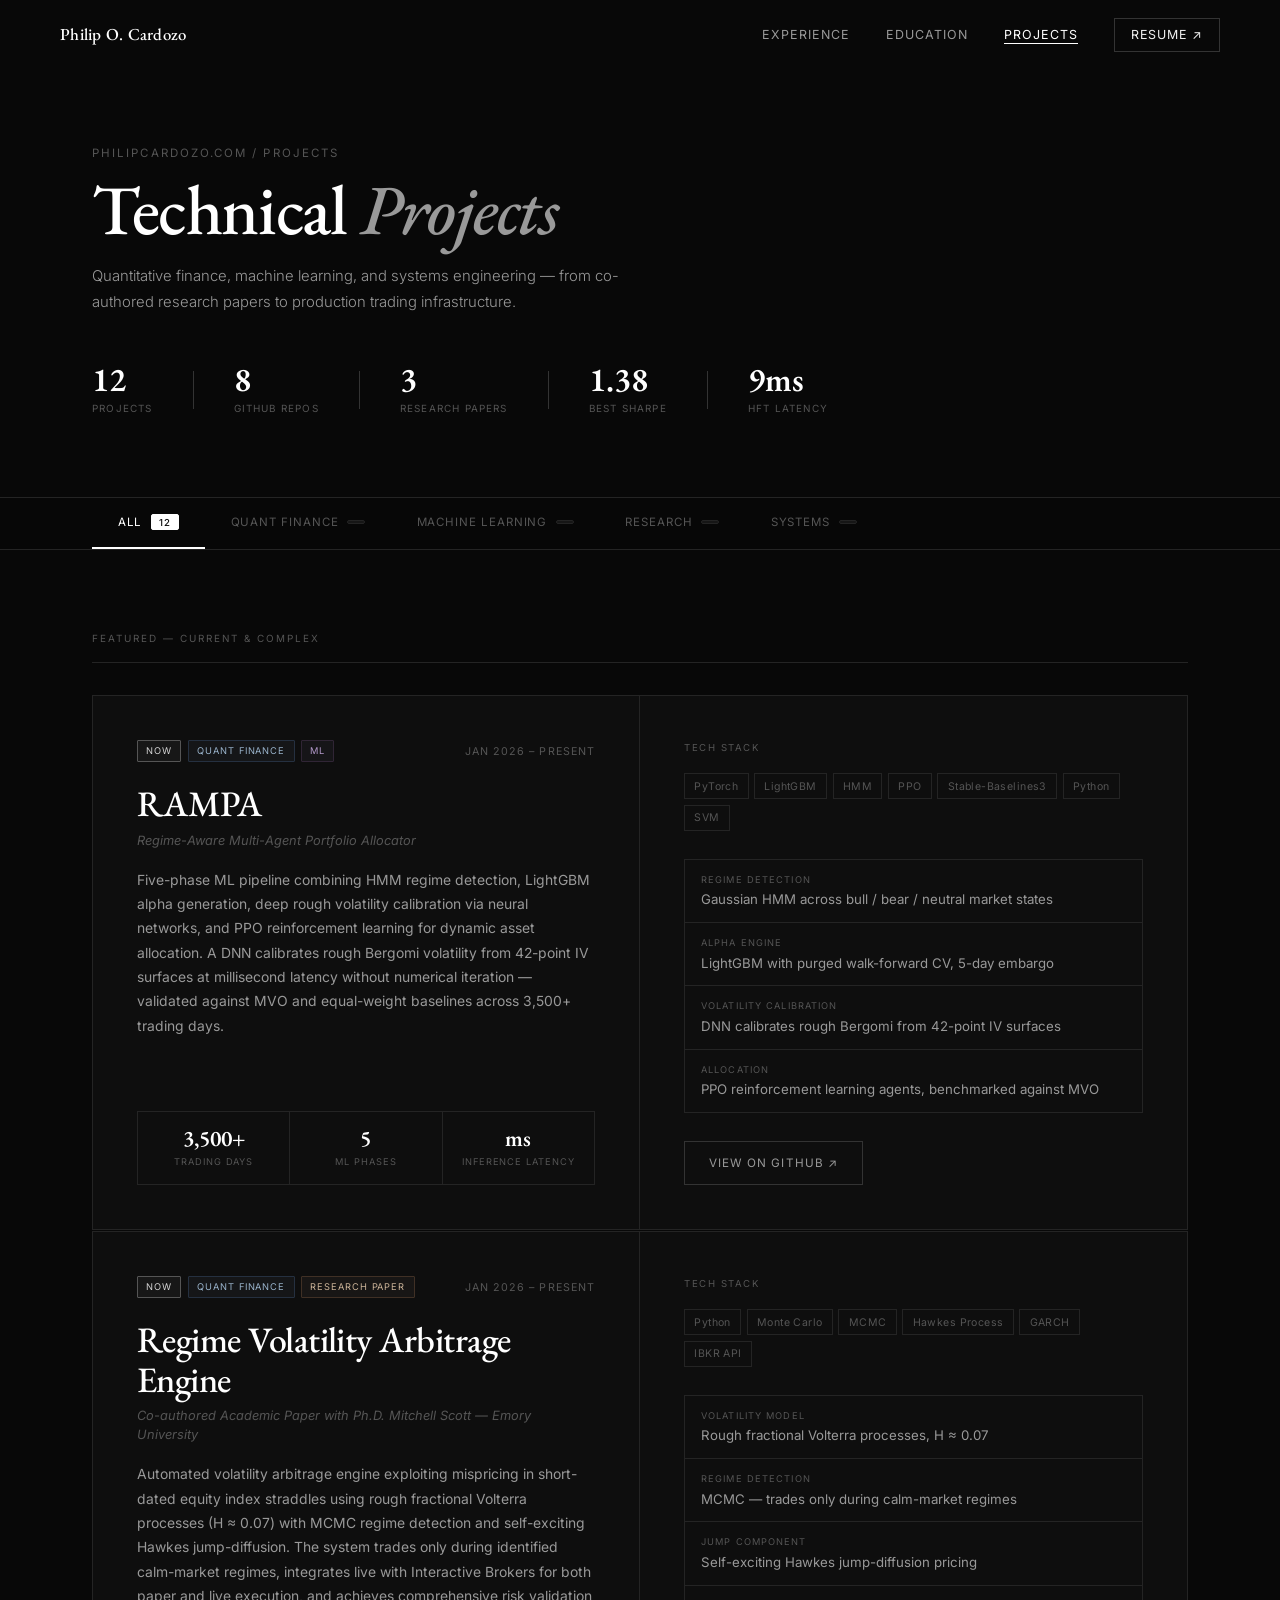
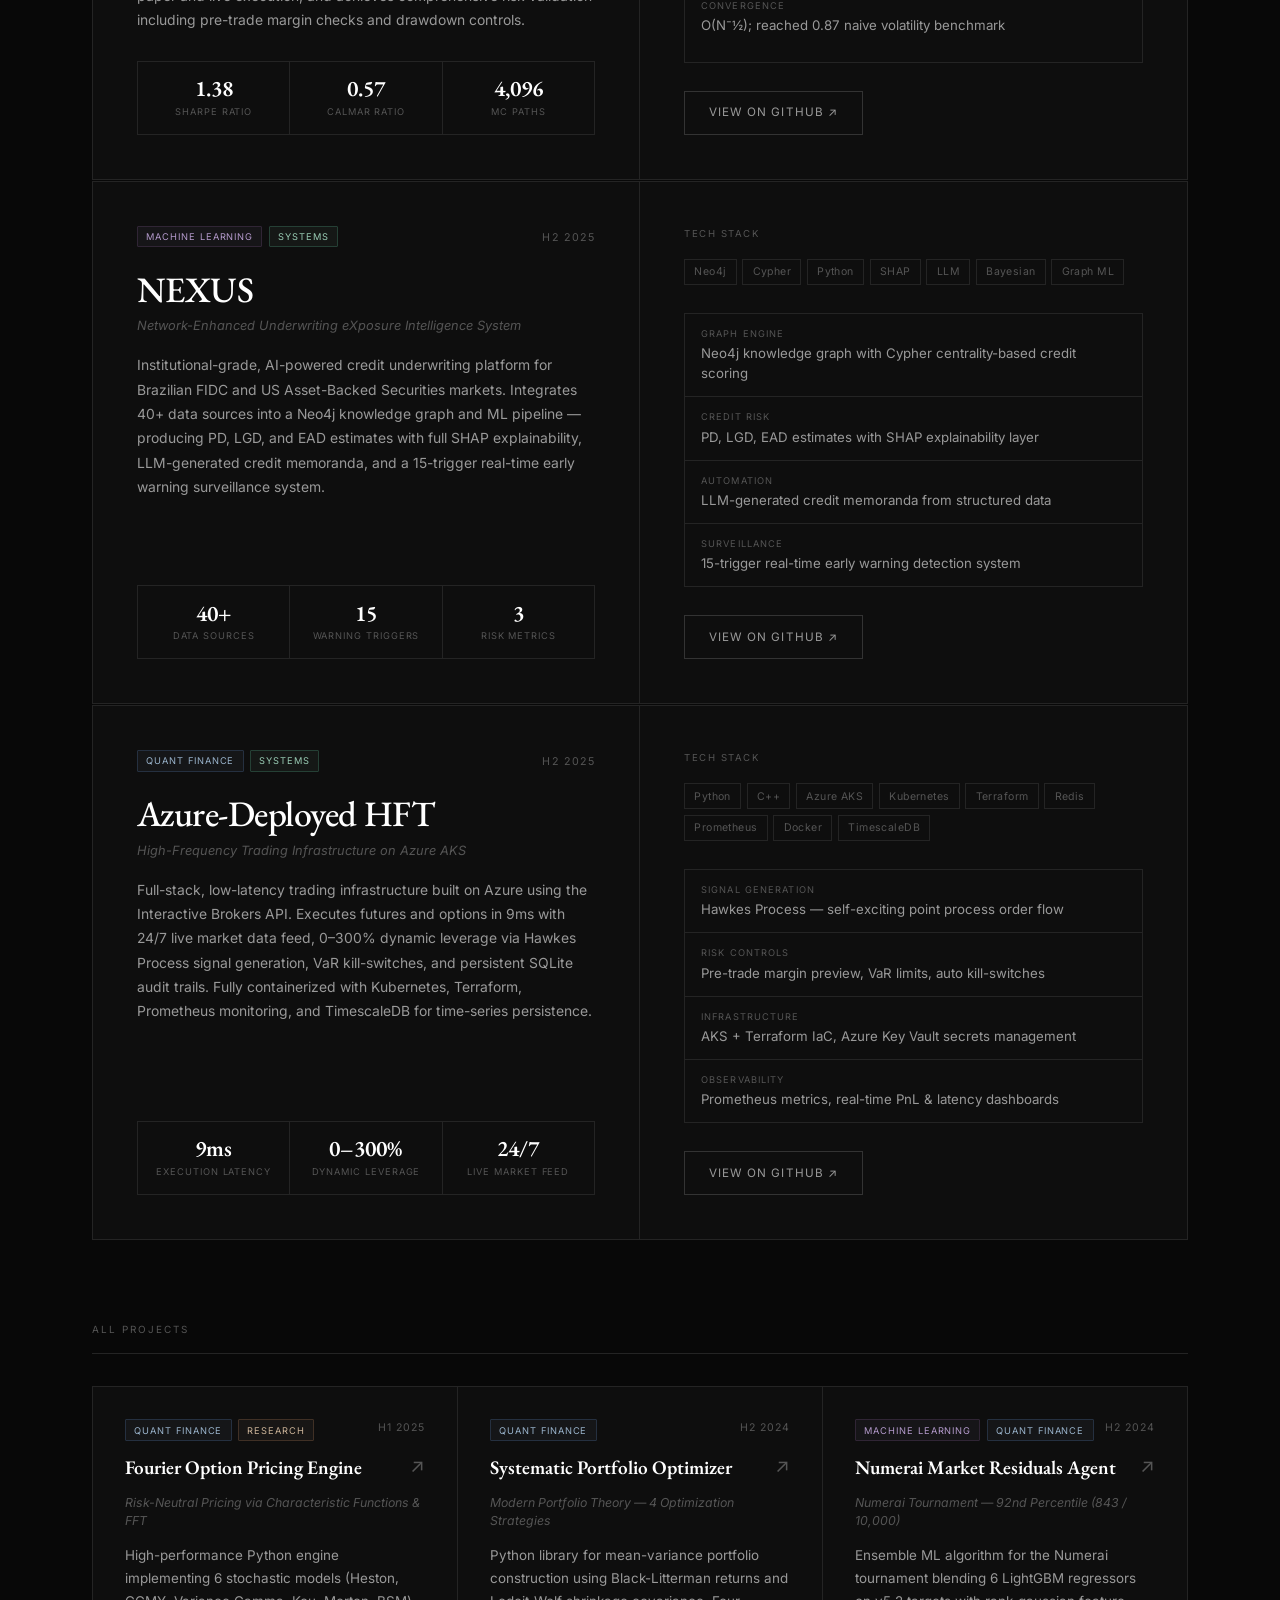
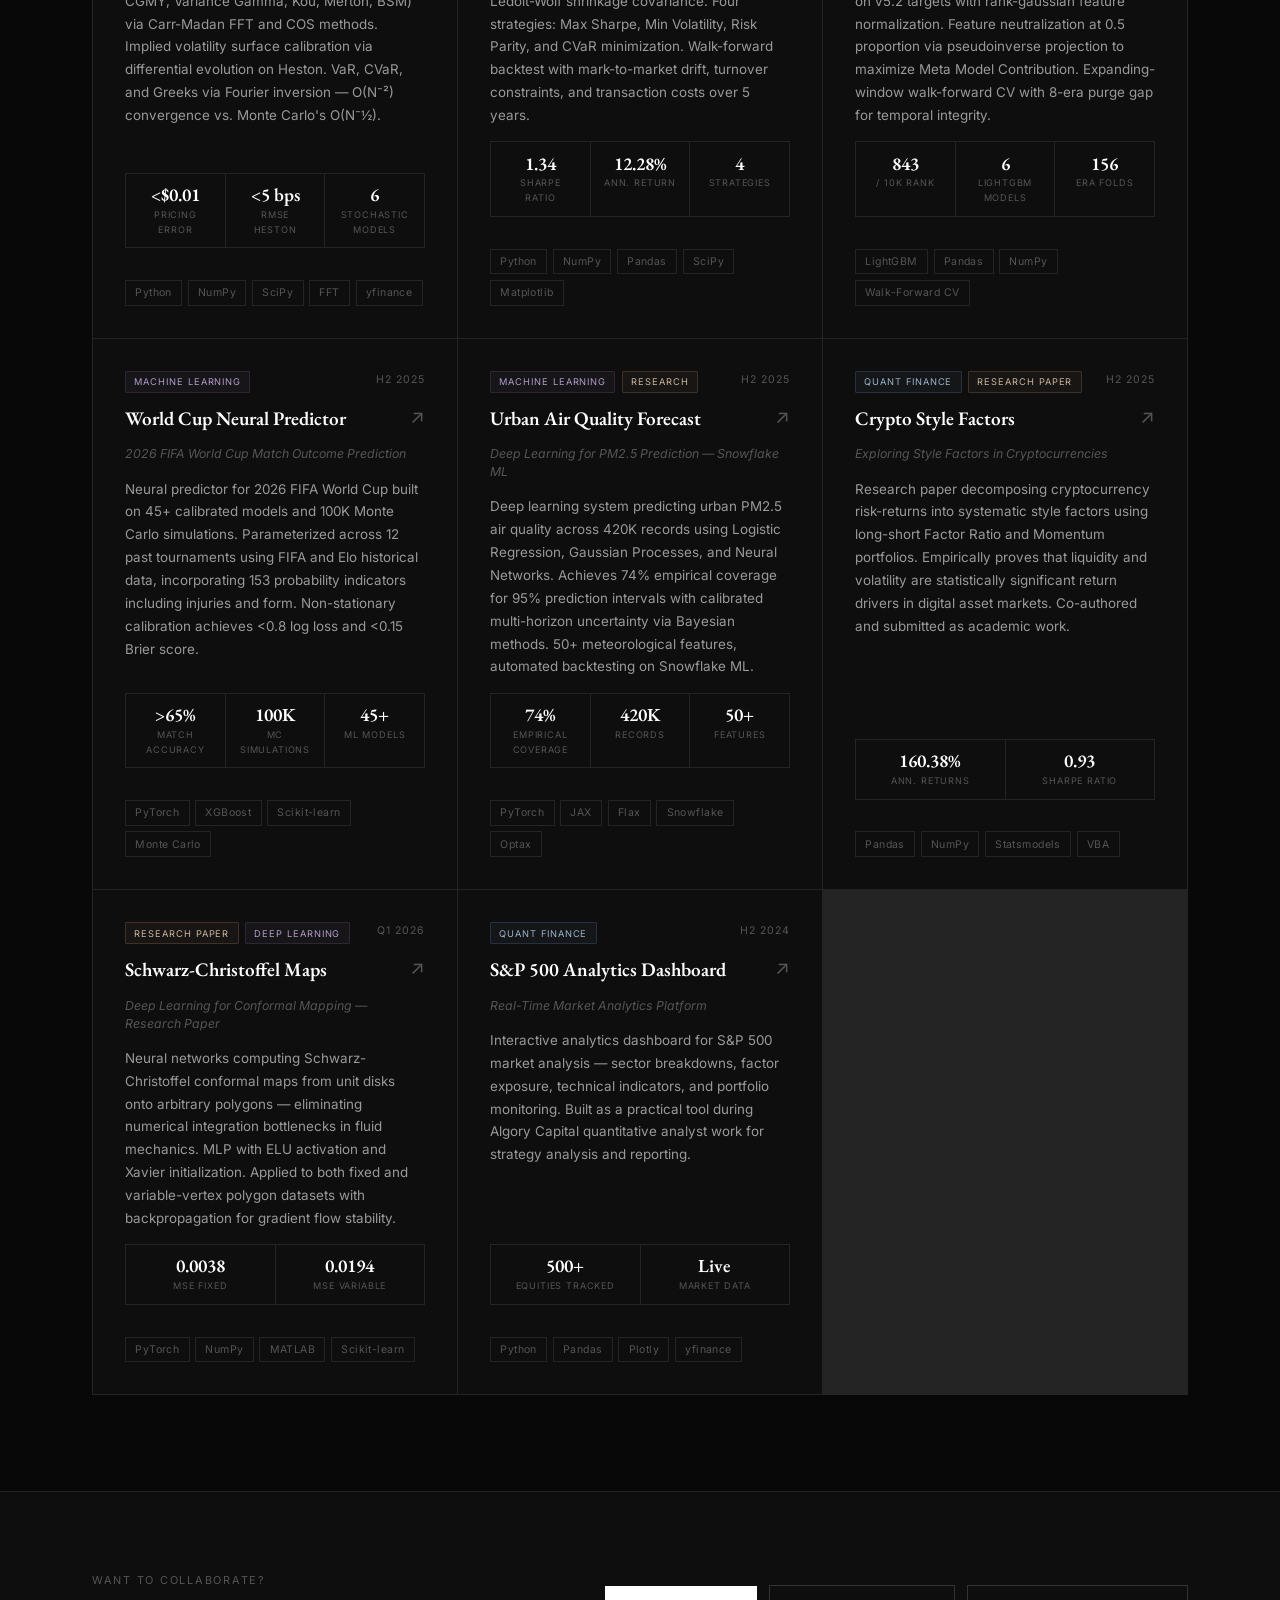
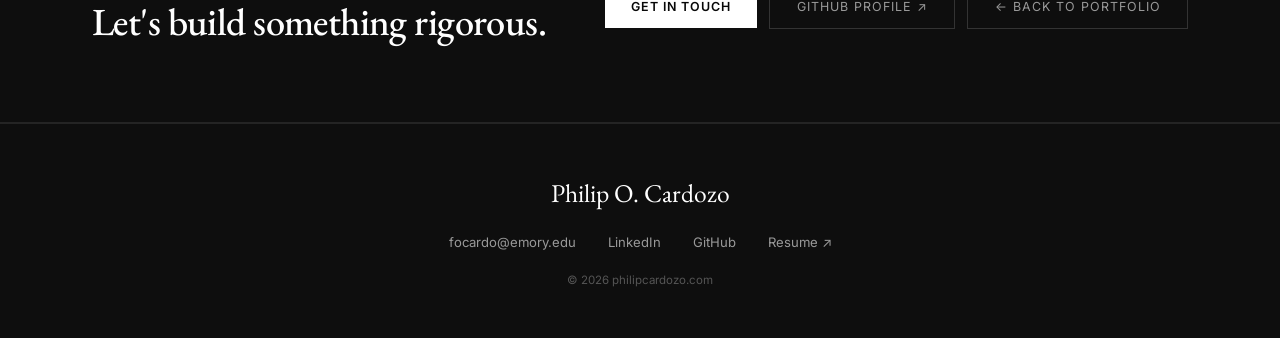
<file: projects.html>
<!DOCTYPE html>
<html lang="en">
<head>
  <meta charset="UTF-8">
  <meta name="viewport" content="width=device-width, initial-scale=1.0">
  <title>Projects — Philip O. Cardozo</title>
  <meta name="description" content="Philip Cardozo's technical projects in quantitative finance, machine learning, systems engineering, and applied mathematics research.">
  <link rel="preconnect" href="https://fonts.googleapis.com">
  <link rel="preconnect" href="https://fonts.gstatic.com" crossorigin>
  <link href="https://fonts.googleapis.com/css2?family=EB+Garamond:ital,wght@0,400;0,500;0,600;0,700;1,400&family=Inter:wght@300;400;500;600;700&display=swap" rel="stylesheet">
  <link rel="stylesheet" href="styles.css">
  <link rel="stylesheet" href="projects.css">
</head>
<body>

  <!-- Navigation -->
  <nav id="navbar">
    <div class="nav-container">
      <a href="index.html" class="nav-brand">Philip O. Cardozo</a>
      <button class="nav-toggle" id="navToggle" aria-label="Toggle menu">
        <span></span><span></span><span></span>
      </button>
      <div class="nav-links" id="navLinks">
        <a href="index.html#experience">Experience</a>
        <a href="education.html">Education</a>
        <a href="projects.html" class="nav-active">Projects</a>
        <a href="Resume.pdf" target="_blank" class="nav-resume">Resume ↗</a>
      </div>
    </div>
  </nav>

  <!-- Hero -->
  <section id="proj-hero">
    <div class="container">
      <p class="hero-eyebrow">philipcardozo.com / projects</p>
      <h1 class="proj-hero-title">Technical <em>Projects</em></h1>
      <p class="proj-hero-sub">Quantitative finance, machine learning, and systems engineering — from co-authored research papers to production trading infrastructure.</p>
      <div class="proj-hero-stats">
        <div class="ph-stat">
          <span class="ph-num">12</span>
          <span class="ph-label">Projects</span>
        </div>
        <div class="ph-divider"></div>
        <div class="ph-stat">
          <span class="ph-num">8</span>
          <span class="ph-label">GitHub Repos</span>
        </div>
        <div class="ph-divider"></div>
        <div class="ph-stat">
          <span class="ph-num">3</span>
          <span class="ph-label">Research Papers</span>
        </div>
        <div class="ph-divider"></div>
        <div class="ph-stat">
          <span class="ph-num">1.38</span>
          <span class="ph-label">Best Sharpe</span>
        </div>
        <div class="ph-divider"></div>
        <div class="ph-stat">
          <span class="ph-num">9ms</span>
          <span class="ph-label">HFT Latency</span>
        </div>
      </div>
    </div>
  </section>

  <!-- Filter Bar -->
  <div id="filter-bar">
    <div class="container">
      <div class="filter-tabs">
        <button class="filter-btn active" data-filter="all">All <span class="filter-count" id="count-all">12</span></button>
        <button class="filter-btn" data-filter="quant">Quant Finance <span class="filter-count" id="count-quant"></span></button>
        <button class="filter-btn" data-filter="ml">Machine Learning <span class="filter-count" id="count-ml"></span></button>
        <button class="filter-btn" data-filter="research">Research <span class="filter-count" id="count-research"></span></button>
        <button class="filter-btn" data-filter="systems">Systems <span class="filter-count" id="count-systems"></span></button>
      </div>
    </div>
  </div>

  <!-- Featured Projects -->
  <section id="featured-projects">
    <div class="container">
      <p class="proj-section-label">Featured — Current &amp; Complex</p>

      <!-- RAMPA -->
      <article class="feat-card" data-category="quant ml">
        <div class="feat-card-inner">
          <div class="feat-left">
            <div class="feat-header">
              <div class="feat-badges">
                <span class="proj-badge badge-current">Now</span>
                <span class="proj-badge badge-quant">Quant Finance</span>
                <span class="proj-badge badge-ml">ML</span>
              </div>
              <span class="feat-date">Jan 2026 – Present</span>
            </div>
            <h2 class="feat-title">RAMPA</h2>
            <p class="feat-subtitle">Regime-Aware Multi-Agent Portfolio Allocator</p>
            <p class="feat-desc">Five-phase ML pipeline combining HMM regime detection, LightGBM alpha generation, deep rough volatility calibration via neural networks, and PPO reinforcement learning for dynamic asset allocation. A DNN calibrates rough Bergomi volatility from 42-point IV surfaces at millisecond latency without numerical iteration — validated against MVO and equal-weight baselines across 3,500+ trading days.</p>
            <div class="feat-metrics">
              <div class="metric-item">
                <span class="metric-val">3,500+</span>
                <span class="metric-key">Trading Days</span>
              </div>
              <div class="metric-item">
                <span class="metric-val">5</span>
                <span class="metric-key">ML Phases</span>
              </div>
              <div class="metric-item">
                <span class="metric-val">ms</span>
                <span class="metric-key">Inference Latency</span>
              </div>
            </div>
          </div>
          <div class="feat-right">
            <div class="feat-tech-block">
              <p class="feat-tech-label">Tech Stack</p>
              <div class="tech-row">
                <span>PyTorch</span><span>LightGBM</span><span>HMM</span><span>PPO</span>
                <span>Stable-Baselines3</span><span>Python</span><span>SVM</span>
              </div>
            </div>
            <div class="feat-detail-list">
              <div class="feat-detail-item">
                <span class="fdi-label">Regime Detection</span>
                <span class="fdi-val">Gaussian HMM across bull / bear / neutral market states</span>
              </div>
              <div class="feat-detail-item">
                <span class="fdi-label">Alpha Engine</span>
                <span class="fdi-val">LightGBM with purged walk-forward CV, 5-day embargo</span>
              </div>
              <div class="feat-detail-item">
                <span class="fdi-label">Volatility Calibration</span>
                <span class="fdi-val">DNN calibrates rough Bergomi from 42-point IV surfaces</span>
              </div>
              <div class="feat-detail-item">
                <span class="fdi-label">Allocation</span>
                <span class="fdi-val">PPO reinforcement learning agents, benchmarked against MVO</span>
              </div>
            </div>
            <a href="https://github.com/philipcardozo/RAMPA-Regime-Aware-Multi-Agent-Portfolio-Allocator" target="_blank" class="feat-gh-link">View on GitHub ↗</a>
          </div>
        </div>
      </article>

      <!-- Regime Volatility Arbitrage Engine -->
      <article class="feat-card" data-category="quant research">
        <div class="feat-card-inner">
          <div class="feat-left">
            <div class="feat-header">
              <div class="feat-badges">
                <span class="proj-badge badge-current">Now</span>
                <span class="proj-badge badge-quant">Quant Finance</span>
                <span class="proj-badge badge-research">Research Paper</span>
              </div>
              <span class="feat-date">Jan 2026 – Present</span>
            </div>
            <h2 class="feat-title">Regime Volatility Arbitrage Engine</h2>
            <p class="feat-subtitle">Co-authored Academic Paper with Ph.D. Mitchell Scott — Emory University</p>
            <p class="feat-desc">Automated volatility arbitrage engine exploiting mispricing in short-dated equity index straddles using rough fractional Volterra processes (H ≈ 0.07) with MCMC regime detection and self-exciting Hawkes jump-diffusion. The system trades only during identified calm-market regimes, integrates live with Interactive Brokers for both paper and live execution, and achieves comprehensive risk validation including pre-trade margin checks and drawdown controls.</p>
            <div class="feat-metrics">
              <div class="metric-item">
                <span class="metric-val">1.38</span>
                <span class="metric-key">Sharpe Ratio</span>
              </div>
              <div class="metric-item">
                <span class="metric-val">0.57</span>
                <span class="metric-key">Calmar Ratio</span>
              </div>
              <div class="metric-item">
                <span class="metric-val">4,096</span>
                <span class="metric-key">MC Paths</span>
              </div>
            </div>
          </div>
          <div class="feat-right">
            <div class="feat-tech-block">
              <p class="feat-tech-label">Tech Stack</p>
              <div class="tech-row">
                <span>Python</span><span>Monte Carlo</span><span>MCMC</span>
                <span>Hawkes Process</span><span>GARCH</span><span>IBKR API</span>
              </div>
            </div>
            <div class="feat-detail-list">
              <div class="feat-detail-item">
                <span class="fdi-label">Volatility Model</span>
                <span class="fdi-val">Rough fractional Volterra processes, H ≈ 0.07</span>
              </div>
              <div class="feat-detail-item">
                <span class="fdi-label">Regime Detection</span>
                <span class="fdi-val">MCMC — trades only during calm-market regimes</span>
              </div>
              <div class="feat-detail-item">
                <span class="fdi-label">Jump Component</span>
                <span class="fdi-val">Self-exciting Hawkes jump-diffusion pricing</span>
              </div>
              <div class="feat-detail-item">
                <span class="fdi-label">Convergence</span>
                <span class="fdi-val">O(N⁻½); reached 0.87 naive volatility benchmark</span>
              </div>
            </div>
            <a href="https://github.com/philipcardozo/Regime-Volatility-Arbitrage-Engine" target="_blank" class="feat-gh-link">View on GitHub ↗</a>
          </div>
        </div>
      </article>

      <!-- NEXUS -->
      <article class="feat-card" data-category="ml systems">
        <div class="feat-card-inner">
          <div class="feat-left">
            <div class="feat-header">
              <div class="feat-badges">
                <span class="proj-badge badge-ml">Machine Learning</span>
                <span class="proj-badge badge-systems">Systems</span>
              </div>
              <span class="feat-date">H2 2025</span>
            </div>
            <h2 class="feat-title">NEXUS</h2>
            <p class="feat-subtitle">Network-Enhanced Underwriting eXposure Intelligence System</p>
            <p class="feat-desc">Institutional-grade, AI-powered credit underwriting platform for Brazilian FIDC and US Asset-Backed Securities markets. Integrates 40+ data sources into a Neo4j knowledge graph and ML pipeline — producing PD, LGD, and EAD estimates with full SHAP explainability, LLM-generated credit memoranda, and a 15-trigger real-time early warning surveillance system.</p>
            <div class="feat-metrics">
              <div class="metric-item">
                <span class="metric-val">40+</span>
                <span class="metric-key">Data Sources</span>
              </div>
              <div class="metric-item">
                <span class="metric-val">15</span>
                <span class="metric-key">Warning Triggers</span>
              </div>
              <div class="metric-item">
                <span class="metric-val">3</span>
                <span class="metric-key">Risk Metrics</span>
              </div>
            </div>
          </div>
          <div class="feat-right">
            <div class="feat-tech-block">
              <p class="feat-tech-label">Tech Stack</p>
              <div class="tech-row">
                <span>Neo4j</span><span>Cypher</span><span>Python</span>
                <span>SHAP</span><span>LLM</span><span>Bayesian</span><span>Graph ML</span>
              </div>
            </div>
            <div class="feat-detail-list">
              <div class="feat-detail-item">
                <span class="fdi-label">Graph Engine</span>
                <span class="fdi-val">Neo4j knowledge graph with Cypher centrality-based credit scoring</span>
              </div>
              <div class="feat-detail-item">
                <span class="fdi-label">Credit Risk</span>
                <span class="fdi-val">PD, LGD, EAD estimates with SHAP explainability layer</span>
              </div>
              <div class="feat-detail-item">
                <span class="fdi-label">Automation</span>
                <span class="fdi-val">LLM-generated credit memoranda from structured data</span>
              </div>
              <div class="feat-detail-item">
                <span class="fdi-label">Surveillance</span>
                <span class="fdi-val">15-trigger real-time early warning detection system</span>
              </div>
            </div>
            <a href="https://github.com/philipcardozo/Network-Enhanced-Underwriting-eXposure-Intelligence-System-NEXUS-" target="_blank" class="feat-gh-link">View on GitHub ↗</a>
          </div>
        </div>
      </article>

      <!-- Azure HFT -->
      <article class="feat-card" data-category="quant systems">
        <div class="feat-card-inner">
          <div class="feat-left">
            <div class="feat-header">
              <div class="feat-badges">
                <span class="proj-badge badge-quant">Quant Finance</span>
                <span class="proj-badge badge-systems">Systems</span>
              </div>
              <span class="feat-date">H2 2025</span>
            </div>
            <h2 class="feat-title">Azure-Deployed HFT</h2>
            <p class="feat-subtitle">High-Frequency Trading Infrastructure on Azure AKS</p>
            <p class="feat-desc">Full-stack, low-latency trading infrastructure built on Azure using the Interactive Brokers API. Executes futures and options in 9ms with 24/7 live market data feed, 0–300% dynamic leverage via Hawkes Process signal generation, VaR kill-switches, and persistent SQLite audit trails. Fully containerized with Kubernetes, Terraform, Prometheus monitoring, and TimescaleDB for time-series persistence.</p>
            <div class="feat-metrics">
              <div class="metric-item">
                <span class="metric-val">9ms</span>
                <span class="metric-key">Execution Latency</span>
              </div>
              <div class="metric-item">
                <span class="metric-val">0–300%</span>
                <span class="metric-key">Dynamic Leverage</span>
              </div>
              <div class="metric-item">
                <span class="metric-val">24/7</span>
                <span class="metric-key">Live Market Feed</span>
              </div>
            </div>
          </div>
          <div class="feat-right">
            <div class="feat-tech-block">
              <p class="feat-tech-label">Tech Stack</p>
              <div class="tech-row">
                <span>Python</span><span>C++</span><span>Azure AKS</span>
                <span>Kubernetes</span><span>Terraform</span><span>Redis</span>
                <span>Prometheus</span><span>Docker</span><span>TimescaleDB</span>
              </div>
            </div>
            <div class="feat-detail-list">
              <div class="feat-detail-item">
                <span class="fdi-label">Signal Generation</span>
                <span class="fdi-val">Hawkes Process — self-exciting point process order flow</span>
              </div>
              <div class="feat-detail-item">
                <span class="fdi-label">Risk Controls</span>
                <span class="fdi-val">Pre-trade margin preview, VaR limits, auto kill-switches</span>
              </div>
              <div class="feat-detail-item">
                <span class="fdi-label">Infrastructure</span>
                <span class="fdi-val">AKS + Terraform IaC, Azure Key Vault secrets management</span>
              </div>
              <div class="feat-detail-item">
                <span class="fdi-label">Observability</span>
                <span class="fdi-val">Prometheus metrics, real-time PnL &amp; latency dashboards</span>
              </div>
            </div>
            <a href="https://github.com/philipcardozo/Azure-Deployed-Interactive-Brokers-HFT" target="_blank" class="feat-gh-link">View on GitHub ↗</a>
          </div>
        </div>
      </article>

    </div>
  </section>

  <!-- All Projects Grid -->
  <section id="all-projects">
    <div class="container">
      <p class="proj-section-label">All Projects</p>
      <div class="projects-full-grid">

        <!-- Fourier Option Pricing -->
        <article class="proj-full-card" data-category="quant research">
          <div class="pfc-top">
            <div class="pfc-badges">
              <span class="proj-badge badge-quant">Quant Finance</span>
              <span class="proj-badge badge-research">Research</span>
            </div>
            <span class="pfc-date">H1 2025</span>
          </div>
          <div class="pfc-header">
            <h3>Fourier Option Pricing Engine</h3>
            <a href="https://github.com/philipcardozo/Fourier-Based-Characteristic-Function-Methods-for-Risk-Neutral-Option-Pricing" target="_blank" class="proj-arrow">↗</a>
          </div>
          <p class="pfc-sub">Risk-Neutral Pricing via Characteristic Functions &amp; FFT</p>
          <p class="pfc-desc">High-performance Python engine implementing 6 stochastic models (Heston, CGMY, Variance Gamma, Kou, Merton, BSM) via Carr-Madan FFT and COS methods. Implied volatility surface calibration via differential evolution on Heston. VaR, CVaR, and Greeks via Fourier inversion — O(N⁻²) convergence vs. Monte Carlo's O(N⁻½).</p>
          <div class="pfc-metrics-row">
            <div class="pfc-metric"><span class="pm-val">&lt;$0.01</span><span class="pm-key">Pricing Error</span></div>
            <div class="pfc-metric"><span class="pm-val">&lt;5 bps</span><span class="pm-key">RMSE Heston</span></div>
            <div class="pfc-metric"><span class="pm-val">6</span><span class="pm-key">Stochastic Models</span></div>
          </div>
          <div class="tech-row">
            <span>Python</span><span>NumPy</span><span>SciPy</span><span>FFT</span><span>yfinance</span>
          </div>
        </article>

        <!-- Systematic Portfolio MPT -->
        <article class="proj-full-card" data-category="quant">
          <div class="pfc-top">
            <div class="pfc-badges">
              <span class="proj-badge badge-quant">Quant Finance</span>
            </div>
            <span class="pfc-date">H2 2024</span>
          </div>
          <div class="pfc-header">
            <h3>Systematic Portfolio Optimizer</h3>
            <a href="https://github.com/philipcardozo/Systematic-Portfolio-Optimization-MPT" target="_blank" class="proj-arrow">↗</a>
          </div>
          <p class="pfc-sub">Modern Portfolio Theory — 4 Optimization Strategies</p>
          <p class="pfc-desc">Python library for mean-variance portfolio construction using Black-Litterman returns and Ledoit-Wolf shrinkage covariance. Four strategies: Max Sharpe, Min Volatility, Risk Parity, and CVaR minimization. Walk-forward backtest with mark-to-market drift, turnover constraints, and transaction costs over 5 years.</p>
          <div class="pfc-metrics-row">
            <div class="pfc-metric"><span class="pm-val">1.34</span><span class="pm-key">Sharpe Ratio</span></div>
            <div class="pfc-metric"><span class="pm-val">12.28%</span><span class="pm-key">Ann. Return</span></div>
            <div class="pfc-metric"><span class="pm-val">4</span><span class="pm-key">Strategies</span></div>
          </div>
          <div class="tech-row">
            <span>Python</span><span>NumPy</span><span>Pandas</span><span>SciPy</span><span>Matplotlib</span>
          </div>
        </article>

        <!-- Numerai -->
        <article class="proj-full-card" data-category="ml quant">
          <div class="pfc-top">
            <div class="pfc-badges">
              <span class="proj-badge badge-ml">Machine Learning</span>
              <span class="proj-badge badge-quant">Quant Finance</span>
            </div>
            <span class="pfc-date">H2 2024</span>
          </div>
          <div class="pfc-header">
            <h3>Numerai Market Residuals Agent</h3>
            <a href="https://github.com/philipcardozo/Numerai-Market-Residuals-Agent" target="_blank" class="proj-arrow">↗</a>
          </div>
          <p class="pfc-sub">Numerai Tournament — 92nd Percentile (843 / 10,000)</p>
          <p class="pfc-desc">Ensemble ML algorithm for the Numerai tournament blending 6 LightGBM regressors on v5.2 targets with rank-gaussian feature normalization. Feature neutralization at 0.5 proportion via pseudoinverse projection to maximize Meta Model Contribution. Expanding-window walk-forward CV with 8-era purge gap for temporal integrity.</p>
          <div class="pfc-metrics-row">
            <div class="pfc-metric"><span class="pm-val">843</span><span class="pm-key">/ 10K Rank</span></div>
            <div class="pfc-metric"><span class="pm-val">6</span><span class="pm-key">LightGBM Models</span></div>
            <div class="pfc-metric"><span class="pm-val">156</span><span class="pm-key">Era Folds</span></div>
          </div>
          <div class="tech-row">
            <span>LightGBM</span><span>Pandas</span><span>NumPy</span><span>Walk-Forward CV</span>
          </div>
        </article>

        <!-- World Cup Neural Predictor -->
        <article class="proj-full-card" data-category="ml">
          <div class="pfc-top">
            <div class="pfc-badges">
              <span class="proj-badge badge-ml">Machine Learning</span>
            </div>
            <span class="pfc-date">H2 2025</span>
          </div>
          <div class="pfc-header">
            <h3>World Cup Neural Predictor</h3>
            <a href="https://github.com/philipcardozo/SportsBetting_FifaClubWorldCup" target="_blank" class="proj-arrow">↗</a>
          </div>
          <p class="pfc-sub">2026 FIFA World Cup Match Outcome Prediction</p>
          <p class="pfc-desc">Neural predictor for 2026 FIFA World Cup built on 45+ calibrated models and 100K Monte Carlo simulations. Parameterized across 12 past tournaments using FIFA and Elo historical data, incorporating 153 probability indicators including injuries and form. Non-stationary calibration achieves &lt;0.8 log loss and &lt;0.15 Brier score.</p>
          <div class="pfc-metrics-row">
            <div class="pfc-metric"><span class="pm-val">&gt;65%</span><span class="pm-key">Match Accuracy</span></div>
            <div class="pfc-metric"><span class="pm-val">100K</span><span class="pm-key">MC Simulations</span></div>
            <div class="pfc-metric"><span class="pm-val">45+</span><span class="pm-key">ML Models</span></div>
          </div>
          <div class="tech-row">
            <span>PyTorch</span><span>XGBoost</span><span>Scikit-learn</span><span>Monte Carlo</span>
          </div>
        </article>

        <!-- Urban Air Quality -->
        <article class="proj-full-card" data-category="ml research">
          <div class="pfc-top">
            <div class="pfc-badges">
              <span class="proj-badge badge-ml">Machine Learning</span>
              <span class="proj-badge badge-research">Research</span>
            </div>
            <span class="pfc-date">H2 2025</span>
          </div>
          <div class="pfc-header">
            <h3>Urban Air Quality Forecast</h3>
            <a href="https://github.com/FelipeCardozo0" target="_blank" class="proj-arrow">↗</a>
          </div>
          <p class="pfc-sub">Deep Learning for PM2.5 Prediction — Snowflake ML</p>
          <p class="pfc-desc">Deep learning system predicting urban PM2.5 air quality across 420K records using Logistic Regression, Gaussian Processes, and Neural Networks. Achieves 74% empirical coverage for 95% prediction intervals with calibrated multi-horizon uncertainty via Bayesian methods. 50+ meteorological features, automated backtesting on Snowflake ML.</p>
          <div class="pfc-metrics-row">
            <div class="pfc-metric"><span class="pm-val">74%</span><span class="pm-key">Empirical Coverage</span></div>
            <div class="pfc-metric"><span class="pm-val">420K</span><span class="pm-key">Records</span></div>
            <div class="pfc-metric"><span class="pm-val">50+</span><span class="pm-key">Features</span></div>
          </div>
          <div class="tech-row">
            <span>PyTorch</span><span>JAX</span><span>Flax</span><span>Snowflake</span><span>Optax</span>
          </div>
        </article>

        <!-- Crypto Style Factors -->
        <article class="proj-full-card" data-category="quant research">
          <div class="pfc-top">
            <div class="pfc-badges">
              <span class="proj-badge badge-quant">Quant Finance</span>
              <span class="proj-badge badge-research">Research Paper</span>
            </div>
            <span class="pfc-date">H2 2025</span>
          </div>
          <div class="pfc-header">
            <h3>Crypto Style Factors</h3>
            <a href="https://github.com/FelipeCardozo0" target="_blank" class="proj-arrow">↗</a>
          </div>
          <p class="pfc-sub">Exploring Style Factors in Cryptocurrencies</p>
          <p class="pfc-desc">Research paper decomposing cryptocurrency risk-returns into systematic style factors using long-short Factor Ratio and Momentum portfolios. Empirically proves that liquidity and volatility are statistically significant return drivers in digital asset markets. Co-authored and submitted as academic work.</p>
          <div class="pfc-metrics-row">
            <div class="pfc-metric"><span class="pm-val">160.38%</span><span class="pm-key">Ann. Returns</span></div>
            <div class="pfc-metric"><span class="pm-val">0.93</span><span class="pm-key">Sharpe Ratio</span></div>
          </div>
          <div class="tech-row">
            <span>Pandas</span><span>NumPy</span><span>Statsmodels</span><span>VBA</span>
          </div>
        </article>

        <!-- Schwarz-Christoffel -->
        <article class="proj-full-card" data-category="research ml">
          <div class="pfc-top">
            <div class="pfc-badges">
              <span class="proj-badge badge-research">Research Paper</span>
              <span class="proj-badge badge-ml">Deep Learning</span>
            </div>
            <span class="pfc-date">Q1 2026</span>
          </div>
          <div class="pfc-header">
            <h3>Schwarz-Christoffel Maps</h3>
            <a href="https://github.com/FelipeCardozo0" target="_blank" class="proj-arrow">↗</a>
          </div>
          <p class="pfc-sub">Deep Learning for Conformal Mapping — Research Paper</p>
          <p class="pfc-desc">Neural networks computing Schwarz-Christoffel conformal maps from unit disks onto arbitrary polygons — eliminating numerical integration bottlenecks in fluid mechanics. MLP with ELU activation and Xavier initialization. Applied to both fixed and variable-vertex polygon datasets with backpropagation for gradient flow stability.</p>
          <div class="pfc-metrics-row">
            <div class="pfc-metric"><span class="pm-val">0.0038</span><span class="pm-key">MSE Fixed</span></div>
            <div class="pfc-metric"><span class="pm-val">0.0194</span><span class="pm-key">MSE Variable</span></div>
          </div>
          <div class="tech-row">
            <span>PyTorch</span><span>NumPy</span><span>MATLAB</span><span>Scikit-learn</span>
          </div>
        </article>

        <!-- S&P 500 Analytics Dashboard -->
        <article class="proj-full-card" data-category="quant ml">
          <div class="pfc-top">
            <div class="pfc-badges">
              <span class="proj-badge badge-quant">Quant Finance</span>
            </div>
            <span class="pfc-date">H2 2024</span>
          </div>
          <div class="pfc-header">
            <h3>S&amp;P 500 Analytics Dashboard</h3>
            <a href="https://github.com/FelipeCardozo0" target="_blank" class="proj-arrow">↗</a>
          </div>
          <p class="pfc-sub">Real-Time Market Analytics Platform</p>
          <p class="pfc-desc">Interactive analytics dashboard for S&P 500 market analysis — sector breakdowns, factor exposure, technical indicators, and portfolio monitoring. Built as a practical tool during Algory Capital quantitative analyst work for strategy analysis and reporting.</p>
          <div class="pfc-metrics-row">
            <div class="pfc-metric"><span class="pm-val">500+</span><span class="pm-key">Equities Tracked</span></div>
            <div class="pfc-metric"><span class="pm-val">Live</span><span class="pm-key">Market Data</span></div>
          </div>
          <div class="tech-row">
            <span>Python</span><span>Pandas</span><span>Plotly</span><span>yfinance</span>
          </div>
        </article>

      </div>
    </div>
  </section>

  <!-- CTA Back -->
  <section id="proj-cta">
    <div class="container">
      <div class="cta-inner">
        <div>
          <p class="cta-eyebrow">Want to collaborate?</p>
          <h2 class="cta-title">Let's build something rigorous.</h2>
        </div>
        <div class="cta-links">
          <a href="mailto:focardo@emory.edu" class="btn-primary">Get in Touch</a>
          <a href="https://github.com/philipcardozo" target="_blank" class="btn-secondary">GitHub Profile ↗</a>
          <a href="index.html" class="btn-secondary">← Back to Portfolio</a>
        </div>
      </div>
    </div>
  </section>

  <!-- Footer -->
  <footer>
    <div class="container">
      <div class="footer-inner">
        <p class="footer-name">Philip O. Cardozo</p>
        <div class="footer-links">
          <a href="mailto:focardo@emory.edu">focardo@emory.edu</a>
          <a href="https://www.linkedin.com/in/felipecardozo-" target="_blank">LinkedIn</a>
          <a href="https://github.com/philipcardozo" target="_blank">GitHub</a>
          <a href="Resume.pdf" target="_blank">Resume ↗</a>
        </div>
        <p class="footer-copy">&copy; 2026 philipcardozo.com</p>
      </div>
    </div>
  </footer>

  <script src="script.js"></script>
  <script src="projects.js"></script>
</body>
</html>
</file>
<file: styles.css>
/* ─── Reset & Variables ───────────────────────────────────────────────── */
*, *::before, *::after { margin: 0; padding: 0; box-sizing: border-box; }

:root {
  --bg:       #080808;
  --bg2:      #0e0e0e;
  --bg3:      #161616;
  --border:   #242424;
  --border2:  #333333;
  --text:     #efefef;
  --text2:    #999999;
  --text3:    #555555;
  --white:    #ffffff;
  --serif:    'EB Garamond', Georgia, 'Times New Roman', serif;
  --sans:     'Inter', -apple-system, BlinkMacSystemFont, sans-serif;
}

html { scroll-behavior: smooth; font-size: 16px; }

body {
  background: var(--bg);
  color: var(--text);
  font-family: var(--sans);
  line-height: 1.65;
  overflow-x: hidden;
  -webkit-font-smoothing: antialiased;
}

a { color: inherit; text-decoration: none; }
ul { list-style: none; padding: 0; }
sup { font-size: 0.7em; }

/* ─── Navbar ──────────────────────────────────────────────────────────── */
#navbar {
  position: fixed;
  top: 0; left: 0; right: 0;
  z-index: 200;
  padding: 1.1rem 2rem;
  transition: background 0.35s, border-bottom 0.35s, padding 0.35s;
}
#navbar.scrolled {
  background: rgba(8, 8, 8, 0.92);
  backdrop-filter: blur(14px);
  -webkit-backdrop-filter: blur(14px);
  border-bottom: 1px solid var(--border);
  padding: 0.85rem 2rem;
}
.nav-container {
  max-width: 1160px;
  margin: 0 auto;
  display: flex;
  align-items: center;
  justify-content: space-between;
}
.nav-brand {
  font-family: var(--serif);
  font-size: 1.05rem;
  font-weight: 500;
  color: var(--white);
  letter-spacing: 0.015em;
  transition: opacity 0.2s;
}
.nav-brand:hover { opacity: 0.75; }

.nav-links {
  display: flex;
  align-items: center;
  gap: 2.25rem;
}
.nav-links a {
  font-size: 0.78rem;
  font-weight: 400;
  color: var(--text2);
  letter-spacing: 0.08em;
  text-transform: uppercase;
  transition: color 0.2s;
}
.nav-links a:hover { color: var(--white); }
.nav-links a.nav-active {
  color: var(--white) !important;
  text-decoration: underline;
  text-underline-offset: 4px;
  text-decoration-thickness: 1px;
  text-decoration-color: var(--white);
}

.nav-resume {
  padding: 0.38rem 1rem !important;
  border: 1px solid var(--border2) !important;
  color: var(--text) !important;
  letter-spacing: 0.06em !important;
  transition: background 0.2s, color 0.2s, border-color 0.2s !important;
}
.nav-resume:hover {
  background: var(--white) !important;
  color: var(--bg) !important;
  border-color: var(--white) !important;
}

/* Hamburger */
.nav-toggle {
  display: none;
  flex-direction: column;
  gap: 5px;
  background: none;
  border: none;
  cursor: pointer;
  padding: 4px;
}
.nav-toggle span {
  display: block;
  width: 22px;
  height: 1.5px;
  background: var(--text2);
  transition: background 0.2s;
}
.nav-toggle:hover span { background: var(--white); }

/* ─── Hero ────────────────────────────────────────────────────────────── */
#hero {
  position: relative;
  min-height: 100vh;
  display: flex;
  align-items: center;
  overflow: hidden;
}

.hero-bg {
  position: absolute;
  inset: 0;
  background-image: url('Background.jpeg');
  background-size: cover;
  background-position: center 40%;
  opacity: 0.12;
  filter: grayscale(100%) contrast(1.1);
  transform: scale(1.04);
  transition: transform 8s ease;
}
#hero:hover .hero-bg { transform: scale(1.0); }

.hero-overlay {
  position: absolute;
  inset: 0;
  background: linear-gradient(
    160deg,
    rgba(8,8,8,0.97) 0%,
    rgba(8,8,8,0.82) 55%,
    rgba(8,8,8,0.72) 100%
  );
}

.hero-content {
  position: relative;
  z-index: 2;
  max-width: 1160px;
  margin: 0 auto;
  padding: 0 2rem;
  padding-top: 90px;
  display: flex;
  gap: 4.5rem;
  align-items: center;
  width: 100%;
}

.hero-photo img {
  width: 190px;
  height: 230px;
  object-fit: cover;
  object-position: center top;
  filter: grayscale(15%) contrast(1.05);
  border: 1px solid var(--border2);
  display: block;
  flex-shrink: 0;
}

.hero-text { flex: 1; }

.hero-eyebrow {
  font-size: 0.72rem;
  letter-spacing: 0.18em;
  text-transform: uppercase;
  color: var(--text3);
  margin-bottom: 0.6rem;
}

.hero-text h1 {
  font-family: var(--serif);
  font-size: clamp(3rem, 6vw, 5rem);
  font-weight: 500;
  line-height: 1.04;
  color: var(--white);
  letter-spacing: -0.015em;
  margin-bottom: 0.85rem;
}

.hero-subtitle {
  font-size: 0.95rem;
  color: var(--text2);
  font-weight: 300;
  margin-bottom: 0.2rem;
}

.hero-institution {
  font-size: 0.82rem;
  color: var(--text3);
  margin-bottom: 1.25rem;
  letter-spacing: 0.02em;
}

.hero-tags {
  display: flex;
  flex-wrap: wrap;
  gap: 0.45rem;
  margin-bottom: 1.5rem;
}
.hero-tags span {
  font-size: 0.7rem;
  letter-spacing: 0.07em;
  text-transform: uppercase;
  padding: 0.25rem 0.7rem;
  border: 1px solid var(--border2);
  color: var(--text3);
}

.hero-links {
  display: flex;
  flex-wrap: wrap;
  gap: 0.4rem;
  align-items: center;
  margin-bottom: 2rem;
  font-size: 0.87rem;
}
.hero-links a { color: var(--text2); transition: color 0.2s; }
.hero-links a:hover { color: var(--white); }
.hero-links .sep { color: var(--text3); padding: 0 0.1rem; }

.hero-actions { display: flex; gap: 0.85rem; flex-wrap: wrap; }

.btn-primary {
  display: inline-block;
  padding: 0.65rem 1.65rem;
  background: var(--white);
  color: var(--bg);
  font-size: 0.78rem;
  font-weight: 600;
  letter-spacing: 0.08em;
  text-transform: uppercase;
  transition: opacity 0.2s;
}
.btn-primary:hover { opacity: 0.84; }

.btn-secondary {
  display: inline-block;
  padding: 0.65rem 1.65rem;
  border: 1px solid var(--border2);
  color: var(--text2);
  font-size: 0.78rem;
  font-weight: 400;
  letter-spacing: 0.08em;
  text-transform: uppercase;
  transition: border-color 0.2s, color 0.2s;
}
.btn-secondary:hover { border-color: var(--text2); color: var(--text); }

.scroll-cue {
  position: absolute;
  bottom: 2rem;
  left: 50%;
  transform: translateX(-50%);
  display: flex;
  flex-direction: column;
  align-items: center;
  gap: 0.5rem;
  color: var(--text3);
  font-size: 0.65rem;
  letter-spacing: 0.14em;
  text-transform: uppercase;
  animation: fadeIn 1s ease 1.2s both;
  z-index: 2;
}
.scroll-line {
  width: 1px;
  height: 38px;
  background: linear-gradient(to bottom, var(--text3), transparent);
  animation: pulse 2.2s ease infinite;
}

@keyframes pulse { 0%,100%{opacity:.4; transform:scaleY(1)} 50%{opacity:1; transform:scaleY(1.08)} }
@keyframes fadeIn { from{opacity:0;transform:translateX(-50%) translateY(10px)} to{opacity:1;transform:translateX(-50%) translateY(0)} }

/* ─── Stats Bar ───────────────────────────────────────────────────────── */
#stats {
  background: var(--bg2);
  border-top: 1px solid var(--border);
  border-bottom: 1px solid var(--border);
  padding: 2.25rem 0;
}
.stats-container {
  max-width: 1160px;
  margin: 0 auto;
  padding: 0 2rem;
  display: flex;
  justify-content: space-between;
  flex-wrap: wrap;
  gap: 1.5rem 1rem;
}
.stat { text-align: center; }
.stat-number {
  display: block;
  font-family: var(--serif);
  font-size: 2.1rem;
  font-weight: 600;
  color: var(--white);
  line-height: 1;
  margin-bottom: 0.3rem;
}
.stat-number small { font-size: 1.1rem; color: var(--text2); }
.stat-label {
  font-size: 0.65rem;
  color: var(--text3);
  letter-spacing: 0.12em;
  text-transform: uppercase;
}

/* ─── Shared Section Styles ───────────────────────────────────────────── */
section { padding: 6rem 0; }

.container {
  max-width: 1160px;
  margin: 0 auto;
  padding: 0 2rem;
}

.section-title {
  font-family: var(--serif);
  font-size: clamp(1.85rem, 3.5vw, 2.75rem);
  font-weight: 500;
  color: var(--white);
  letter-spacing: -0.015em;
  margin-bottom: 0.4rem;
}
.section-sub {
  font-size: 0.73rem;
  color: var(--text3);
  letter-spacing: 0.12em;
  text-transform: uppercase;
  margin-bottom: 3.5rem;
}

/* ─── Bullets (shared) ────────────────────────────────────────────────── */
.bullets { padding: 0; }
.bullets li {
  position: relative;
  padding-left: 1.3rem;
  font-size: 0.875rem;
  color: var(--text2);
  line-height: 1.65;
  margin-bottom: 0.3rem;
}
.bullets li::before {
  content: '—';
  position: absolute;
  left: 0;
  color: var(--text3);
  font-size: 0.8rem;
}
.bullets li a { color: var(--text); text-decoration: underline; text-underline-offset: 3px; text-decoration-color: var(--border2); transition: text-decoration-color 0.2s; }
.bullets li a:hover { text-decoration-color: var(--text); }

/* ─── Experience ──────────────────────────────────────────────────────── */
#experience { background: var(--bg2); }

.exp-list { display: flex; flex-direction: column; gap: 1px; margin-top: 3.5rem; }

.exp-card {
  background: var(--bg2);
  border: 1px solid var(--border);
  padding: 1.75rem 2rem;
  transition: border-color 0.25s, background 0.25s;
}
.exp-card:hover { border-color: var(--border2); background: var(--bg3); }

.exp-meta-row {
  display: flex;
  justify-content: space-between;
  align-items: flex-start;
  gap: 1rem;
  margin-bottom: 0.9rem;
}
.exp-meta-row:last-child { margin-bottom: 0; }

.exp-card h3 {
  font-family: var(--serif);
  font-size: 1.15rem;
  font-weight: 600;
  color: var(--white);
  margin-bottom: 0.18rem;
}
.exp-card h3 a {
  color: var(--white);
  text-decoration: underline;
  text-underline-offset: 3px;
  text-decoration-color: var(--border2);
  transition: text-decoration-color 0.2s;
}
.exp-card h3 a:hover { text-decoration-color: var(--white); }

.exp-role {
  font-size: 0.85rem;
  color: var(--text3);
  font-style: italic;
}

.exp-right { text-align: right; flex-shrink: 0; }
.exp-loc, .exp-date {
  display: block;
  font-size: 0.77rem;
  color: var(--text3);
  line-height: 1.5;
}

.exp-badge {
  display: inline-block;
  font-size: 0.62rem;
  letter-spacing: 0.12em;
  text-transform: uppercase;
  padding: 0.15rem 0.55rem;
  margin-bottom: 0.45rem;
  border: 1px solid var(--border2);
  color: var(--text3);
}
.exp-badge.current { border-color: #3a3a3a; color: #aaa; }
.exp-badge.upcoming { border-color: #444; color: #bbb; }

/* ─── Roadmap / Timeline ──────────────────────────────────────────────── */
#roadmap { background: var(--bg); }

.timeline {
  position: relative;
  max-width: 940px;
  margin: 0 auto;
}

.tl-center-line {
  position: absolute;
  left: 50%;
  top: 0; bottom: 0;
  width: 1px;
  background: var(--border);
  transform: translateX(-50%);
  z-index: 0;
}

.year-label {
  position: relative;
  z-index: 2;
  display: flex;
  justify-content: center;
  margin: 2.5rem 0 1.5rem;
}
.year-bubble {
  font-family: var(--serif);
  font-size: 1.35rem;
  font-weight: 600;
  color: var(--white);
  background: var(--bg);
  border: 1px solid var(--border2);
  padding: 0.45rem 1.4rem;
  letter-spacing: 0.04em;
}

/* Timeline rows */
.tl-row {
  position: relative;
  display: flex;
  align-items: flex-start;
  margin-bottom: 2rem;
  z-index: 1;
}
.tl-row.left { justify-content: flex-start; padding-right: calc(50% + 2rem); }
.tl-row.right { justify-content: flex-end; padding-left: calc(50% + 2rem); }

.tl-card {
  background: var(--bg2);
  border: 1px solid var(--border);
  padding: 1.5rem 1.65rem;
  width: 100%;
  transition: border-color 0.25s;
}
.tl-card:hover { border-color: var(--border2); }
.tl-card.active { border-color: #3a3a3a; }

.tl-dot {
  position: absolute;
  left: 50%;
  top: 1.3rem;
  width: 10px;
  height: 10px;
  background: var(--border2);
  border-radius: 50%;
  transform: translateX(-50%);
  border: 2px solid var(--bg);
  box-shadow: 0 0 0 1px var(--border2);
  z-index: 3;
  flex-shrink: 0;
}
.active-dot {
  background: var(--white);
  box-shadow: 0 0 0 1px var(--white), 0 0 14px rgba(255,255,255,0.25);
}

.tl-period {
  font-size: 0.68rem;
  color: var(--text3);
  letter-spacing: 0.12em;
  text-transform: uppercase;
  margin-bottom: 0.25rem;
  display: flex;
  align-items: center;
  gap: 0.5rem;
}
.tl-school {
  font-family: var(--serif);
  font-size: 1rem;
  font-weight: 500;
  color: var(--white);
  margin-bottom: 1rem;
  line-height: 1.3;
}
.tl-block { margin-bottom: 1rem; }
.tl-block:last-child { margin-bottom: 0; }
.tl-block h4 {
  font-size: 0.65rem;
  font-weight: 600;
  color: var(--text3);
  letter-spacing: 0.13em;
  text-transform: uppercase;
  margin-bottom: 0.5rem;
}
.tl-block ul li {
  font-size: 0.83rem;
  color: var(--text2);
  padding: 0.15rem 0 0.15rem 1.2rem;
  position: relative;
  line-height: 1.55;
}
.tl-block ul li::before {
  content: '—';
  position: absolute;
  left: 0;
  color: var(--text3);
  font-size: 0.78rem;
}
.tl-block ul li a {
  color: var(--text);
  text-decoration: underline;
  text-underline-offset: 2px;
  text-decoration-color: var(--border2);
  transition: text-decoration-color 0.2s;
}
.tl-block ul li a:hover { text-decoration-color: var(--text); }

.tag-row { display: flex; flex-wrap: wrap; gap: 0.35rem; }
.tag-row span {
  font-size: 0.67rem;
  padding: 0.22rem 0.6rem;
  border: 1px solid var(--border);
  color: var(--text3);
  background: var(--bg3);
  line-height: 1.4;
  letter-spacing: 0.02em;
}

.now-badge {
  display: inline-block;
  font-size: 0.6rem;
  letter-spacing: 0.12em;
  text-transform: uppercase;
  padding: 0.1rem 0.45rem;
  background: var(--white);
  color: var(--bg);
  font-weight: 700;
  border-radius: 2px;
}

.upcoming-block .tl-block { margin-top: 0.25rem; }
.upcoming-block ul li { color: var(--text3); }

/* ─── Projects ────────────────────────────────────────────────────────── */
#projects { background: var(--bg2); }

.projects-grid {
  display: grid;
  grid-template-columns: repeat(auto-fill, minmax(340px, 1fr));
  gap: 1px;
  margin-top: 3.5rem;
  border: 1px solid var(--border);
}

.proj-card {
  background: var(--bg2);
  padding: 1.75rem;
  border: 1px solid transparent;
  transition: background 0.25s, border-color 0.25s;
}
.proj-card:hover { background: var(--bg3); border-color: var(--border2); }

.proj-head {
  display: flex;
  justify-content: space-between;
  align-items: flex-start;
  margin-bottom: 0.3rem;
}
.proj-head h3 {
  font-family: var(--serif);
  font-size: 1.12rem;
  font-weight: 600;
  color: var(--white);
}
.proj-arrow {
  font-size: 1.2rem;
  color: var(--text3);
  line-height: 1;
  transition: color 0.2s, transform 0.2s;
}
.proj-arrow:hover { color: var(--white); transform: translate(2px, -2px); }

.proj-sub {
  font-size: 0.78rem;
  color: var(--text3);
  font-style: italic;
  margin-bottom: 1rem;
}

.tech-row {
  display: flex;
  flex-wrap: wrap;
  gap: 0.35rem;
  margin-top: 1.1rem;
}
.tech-row span {
  font-size: 0.66rem;
  padding: 0.2rem 0.58rem;
  border: 1px solid var(--border);
  color: var(--text3);
  letter-spacing: 0.04em;
}

/* ─── Additional ──────────────────────────────────────────────────────── */
#additional { background: var(--bg); }

.add-grid {
  display: grid;
  grid-template-columns: repeat(auto-fill, minmax(240px, 1fr));
  gap: 1.5rem;
  margin-top: 3.5rem;
}

.add-card {
  padding: 1.5rem 1.6rem;
  border: 1px solid var(--border);
  background: var(--bg2);
  transition: border-color 0.25s;
}
.add-card:hover { border-color: var(--border2); }

.add-card h3 {
  font-family: var(--serif);
  font-size: 1.05rem;
  font-weight: 500;
  color: var(--white);
  margin-bottom: 1rem;
  padding-bottom: 0.6rem;
  border-bottom: 1px solid var(--border);
}
.add-card ul li {
  font-size: 0.83rem;
  color: var(--text2);
  padding: 0.28rem 0;
  border-bottom: 1px solid var(--border);
  line-height: 1.5;
}
.add-card ul li:last-child { border-bottom: none; }
.add-card ul li strong { color: var(--text); font-weight: 500; }

/* ─── Footer ──────────────────────────────────────────────────────────── */
footer {
  background: var(--bg2);
  border-top: 1px solid var(--border);
  padding: 3rem 0;
}
.footer-inner { text-align: center; }
.footer-name {
  font-family: var(--serif);
  font-size: 1.6rem;
  color: var(--white);
  margin-bottom: 1.1rem;
}
.footer-links {
  display: flex;
  justify-content: center;
  flex-wrap: wrap;
  gap: 0.5rem 2rem;
  margin-bottom: 1.1rem;
}
.footer-links a {
  font-size: 0.82rem;
  color: var(--text2);
  transition: color 0.2s;
}
.footer-links a:hover { color: var(--white); }
.footer-copy { font-size: 0.72rem; color: var(--text3); }

/* ─── Scroll animations ───────────────────────────────────────────────── */
.reveal {
  opacity: 0;
  transform: translateY(22px);
  transition: opacity 0.6s ease, transform 0.6s ease;
}
.reveal.visible { opacity: 1; transform: translateY(0); }

/* ─── Responsive ──────────────────────────────────────────────────────── */
@media (max-width: 900px) {
  .hero-content { gap: 2.5rem; }
  .hero-photo img { width: 150px; height: 185px; }
}

@media (max-width: 700px) {
  /* Nav */
  .nav-toggle { display: flex; }
  .nav-links {
    display: none;
    position: fixed;
    top: 0; left: 0; right: 0; bottom: 0;
    background: rgba(8,8,8,0.97);
    flex-direction: column;
    align-items: center;
    justify-content: center;
    gap: 2.5rem;
    z-index: 190;
  }
  .nav-links.open { display: flex; }
  .nav-links a { font-size: 1rem !important; letter-spacing: 0.1em; }

  /* Hero */
  .hero-content {
    flex-direction: column;
    align-items: center;
    text-align: center;
    gap: 2rem;
    padding-top: 110px;
  }
  .hero-photo img { width: 130px; height: 160px; }
  .hero-tags { justify-content: center; }
  .hero-links { justify-content: center; }
  .hero-actions { justify-content: center; }

  /* Stats */
  .stats-container { justify-content: center; gap: 1.5rem; }
  .stats-container .stat { min-width: 100px; }

  /* Timeline → single column */
  .tl-center-line { left: 1.25rem; }
  .tl-row { padding-right: 0 !important; padding-left: 3.5rem !important; justify-content: flex-start !important; }
  .tl-dot { left: 1.25rem !important; top: 1.2rem; }
  .year-label { justify-content: flex-start; padding-left: 3.5rem; }

  /* Projects */
  .projects-grid { grid-template-columns: 1fr; }

  /* Exp */
  .exp-meta-row { flex-direction: column; gap: 0.5rem; }
  .exp-right { text-align: left; }

  /* Additional */
  .add-grid { grid-template-columns: 1fr 1fr; }
}

@media (max-width: 440px) {
  .add-grid { grid-template-columns: 1fr; }
  .hero-text h1 { font-size: 2.6rem; }
  section { padding: 4rem 0; }
}
</file>
<file: education.css>
/* ─── Education Page Styles ───────────────────────────────────────────── */

/* ─── Hero ────────────────────────────────────────────────────────────── */
#edu-hero {
  position: relative;
  padding: 9rem 0 5.5rem;
  background: var(--bg);
  border-bottom: 1px solid var(--border);
  overflow: hidden;
}

.edu-hero-bg {
  position: absolute;
  inset: 0;
  background:
    radial-gradient(ellipse 60% 50% at 90% 50%, rgba(154,180,204,0.03) 0%, transparent 70%),
    radial-gradient(ellipse 40% 80% at 10% 80%, rgba(180,154,204,0.02) 0%, transparent 60%);
  pointer-events: none;
}

.edu-hero-title {
  font-family: var(--serif);
  font-size: clamp(2.8rem, 5.5vw, 4.8rem);
  font-weight: 500;
  color: var(--white);
  letter-spacing: -0.02em;
  line-height: 1.05;
  margin-bottom: 1.1rem;
  position: relative;
}

.edu-hero-title em {
  font-style: italic;
  color: var(--text2);
}

.edu-hero-sub {
  font-size: 0.93rem;
  color: var(--text2);
  font-weight: 300;
  max-width: 600px;
  margin-bottom: 3rem;
  line-height: 1.8;
  position: relative;
}

.edu-hero-stats {
  display: flex;
  align-items: center;
  flex-wrap: wrap;
  gap: 0;
  position: relative;
}

.eh-stat {
  display: flex;
  flex-direction: column;
  padding-right: 2.5rem;
}

.eh-num {
  font-family: var(--serif);
  font-size: 2.1rem;
  font-weight: 600;
  color: var(--white);
  line-height: 1;
  margin-bottom: 0.25rem;
}

.eh-label {
  font-size: 0.62rem;
  color: var(--text3);
  letter-spacing: 0.12em;
  text-transform: uppercase;
}

.eh-divider {
  width: 1px;
  height: 38px;
  background: var(--border2);
  margin-right: 2.5rem;
  flex-shrink: 0;
}

/* ─── Shared Section Label ────────────────────────────────────────────── */
.edu-section-label {
  font-size: 0.62rem;
  color: var(--text3);
  letter-spacing: 0.2em;
  text-transform: uppercase;
  margin-bottom: 2rem;
  padding-bottom: 1rem;
  border-bottom: 1px solid var(--border);
}

.edu-section-sub {
  font-size: 0.87rem;
  color: var(--text3);
  max-width: 600px;
  line-height: 1.7;
  margin-top: -1rem;
  margin-bottom: 3rem;
}

/* ─── Education Badges ────────────────────────────────────────────────── */
.edu-badge {
  display: inline-block;
  font-size: 0.58rem;
  letter-spacing: 0.1em;
  text-transform: uppercase;
  padding: 0.14rem 0.55rem;
  border: 1px solid;
  border-radius: 1px;
}

.badge-current  { color: #d4d4d4; border-color: #555;   background: rgba(255,255,255,0.04); }
.badge-degree   { color: #9ab4cc; border-color: #253040; background: rgba(154,180,204,0.05); }
.badge-mit      { color: #e8c090; border-color: #4a3820; background: rgba(232,192,144,0.05); }
.badge-coursera { color: #99ccb4; border-color: #254035; background: rgba(153,204,180,0.05); }

/* ─── University Section ──────────────────────────────────────────────── */
#university {
  padding: 5rem 0 3rem;
  background: var(--bg);
}

.uni-card {
  border: 1px solid var(--border);
  background: var(--bg2);
  margin-bottom: 1px;
  transition: border-color 0.3s;
}
.uni-card:hover { border-color: var(--border2); }

.uni-card-header {
  display: flex;
  justify-content: space-between;
  align-items: flex-start;
  padding: 2.5rem 2.75rem 2rem;
  border-bottom: 1px solid var(--border);
  gap: 2rem;
  flex-wrap: wrap;
}

.uni-badge-row {
  display: flex;
  gap: 0.45rem;
  flex-wrap: wrap;
  margin-bottom: 0.85rem;
}

.uni-name {
  font-family: var(--serif);
  font-size: clamp(1.6rem, 3vw, 2.4rem);
  font-weight: 500;
  color: var(--white);
  letter-spacing: -0.015em;
  line-height: 1.1;
  margin-bottom: 0.35rem;
}

.uni-location {
  font-size: 0.78rem;
  color: var(--text3);
  letter-spacing: 0.05em;
}

.uni-header-right {
  display: flex;
  gap: 0;
  border: 1px solid var(--border);
  flex-shrink: 0;
  align-self: flex-end;
}

.uni-stat-block {
  padding: 0.8rem 1.4rem;
  text-align: center;
  border-right: 1px solid var(--border);
}
.uni-stat-block:last-child { border-right: none; }

.usb-val {
  display: block;
  font-family: var(--serif);
  font-size: 1.5rem;
  font-weight: 600;
  color: var(--white);
  line-height: 1;
  margin-bottom: 0.2rem;
}

.usb-key {
  display: block;
  font-size: 0.58rem;
  color: var(--text3);
  letter-spacing: 0.1em;
  text-transform: uppercase;
}

/* Semesters grid */
.uni-semesters {
  display: grid;
  grid-template-columns: repeat(4, 1fr);
  gap: 0;
}

.semester-col {
  padding: 1.75rem;
  border-right: 1px solid var(--border);
}
.semester-col:last-child { border-right: none; }

.sem-header {
  display: flex;
  align-items: center;
  gap: 0.6rem;
  margin-bottom: 0.35rem;
}

.sem-label {
  font-size: 0.7rem;
  font-weight: 600;
  color: var(--white);
  letter-spacing: 0.1em;
  text-transform: uppercase;
}

.sem-tag {
  font-size: 0.56rem;
  letter-spacing: 0.12em;
  text-transform: uppercase;
  padding: 0.1rem 0.42rem;
  background: var(--white);
  color: var(--bg);
  font-weight: 700;
  border-radius: 2px;
}

.current-sem { background: var(--white); }

.sem-subtitle {
  font-size: 0.7rem;
  color: var(--text3);
  font-style: italic;
  margin-bottom: 1.2rem;
  line-height: 1.4;
}

.sem-courses {
  display: flex;
  flex-direction: column;
  gap: 0;
}

.course-item {
  display: flex;
  flex-direction: column;
  padding: 0.45rem 0;
  border-bottom: 1px solid var(--border);
  gap: 0.1rem;
}
.course-item:last-child { border-bottom: none; }

.course-item.highlight .course-name {
  color: var(--text);
}

.course-code {
  font-size: 0.58rem;
  color: var(--text3);
  letter-spacing: 0.1em;
  text-transform: uppercase;
  font-weight: 500;
}

.course-name {
  font-size: 0.8rem;
  color: var(--text2);
  line-height: 1.35;
}

.course-name em {
  font-style: italic;
  color: var(--text3);
  font-size: 0.75rem;
}

/* UFRJ card */
.uni-card-secondary {
  margin-top: 1px;
}

.ufrj-body {
  display: grid;
  grid-template-columns: 1fr 1fr;
  gap: 0;
}

.ufrj-courses {
  padding: 1.75rem 2.75rem;
  border-right: 1px solid var(--border);
}

.ufrj-note {
  padding: 1.75rem 2.75rem;
  display: flex;
  align-items: center;
}

.ufrj-note p {
  font-size: 0.85rem;
  color: var(--text2);
  line-height: 1.75;
  font-style: italic;
}

/* ─── Certifications Section ──────────────────────────────────────────── */
#certifications {
  padding: 5rem 0 3rem;
  background: var(--bg2);
  border-top: 1px solid var(--border);
}

/* Featured cert (MIT) */
.cert-featured {
  border: 1px solid var(--border);
  background: var(--bg);
  margin-bottom: 1px;
  transition: border-color 0.3s;
}
.cert-featured:hover { border-color: var(--border2); }

.cert-featured-inner {
  display: grid;
  grid-template-columns: 1fr 340px;
  gap: 0;
}

.cert-feat-left {
  padding: 2.75rem;
  border-right: 1px solid var(--border);
}

.cert-feat-right {
  padding: 2.75rem;
  display: flex;
  align-items: center;
  justify-content: center;
}

.cert-feat-header {
  display: flex;
  justify-content: space-between;
  align-items: flex-start;
  margin-bottom: 1.3rem;
  gap: 1rem;
  flex-wrap: wrap;
}

.cert-badges {
  display: flex;
  gap: 0.45rem;
  flex-wrap: wrap;
}

.cert-feat-date {
  font-size: 0.67rem;
  color: var(--text3);
  letter-spacing: 0.1em;
  text-transform: uppercase;
}

.cert-feat-title {
  font-family: var(--serif);
  font-size: clamp(1.6rem, 2.8vw, 2.3rem);
  font-weight: 500;
  color: var(--white);
  letter-spacing: -0.015em;
  line-height: 1.1;
  margin-bottom: 0.4rem;
}

.cert-feat-inst {
  font-size: 0.8rem;
  color: var(--text3);
  font-style: italic;
  margin-bottom: 1.1rem;
}

.cert-feat-desc {
  font-size: 0.88rem;
  color: var(--text2);
  line-height: 1.75;
  margin-bottom: 1.5rem;
}

.cert-feat-topics {
  display: flex;
  flex-wrap: wrap;
  gap: 0.4rem;
}

.cert-feat-topics span {
  font-size: 0.67rem;
  padding: 0.22rem 0.65rem;
  border: 1px solid var(--border);
  color: var(--text3);
  background: var(--bg3);
  letter-spacing: 0.03em;
}

/* MIT Credential Card */
.cert-credential {
  border: 1px solid var(--border2);
  background: var(--bg2);
  padding: 2rem;
  text-align: center;
  width: 100%;
  max-width: 240px;
  transition: border-color 0.3s;
}
.cert-featured:hover .cert-credential { border-color: #555; }

.cert-seal {
  font-family: var(--serif);
  font-size: 2rem;
  font-weight: 700;
  color: var(--white);
  width: 56px;
  height: 56px;
  border: 2px solid var(--border2);
  border-radius: 50%;
  display: flex;
  align-items: center;
  justify-content: center;
  margin: 0 auto 1.25rem;
  letter-spacing: -0.02em;
}

.cert-cred-name {
  font-size: 0.63rem;
  color: var(--text3);
  letter-spacing: 0.15em;
  text-transform: uppercase;
  margin-bottom: 0.7rem;
}

.cert-cred-inst {
  font-family: var(--serif);
  font-size: 0.95rem;
  font-weight: 500;
  color: var(--white);
  margin-bottom: 0.3rem;
  line-height: 1.3;
}

.cert-cred-prog {
  font-size: 0.77rem;
  color: var(--text2);
  font-style: italic;
  margin-bottom: 1rem;
  line-height: 1.4;
}

.cert-cred-divider {
  width: 40px;
  height: 1px;
  background: var(--border2);
  margin: 0 auto 1rem;
}

.cert-cred-year {
  font-family: var(--serif);
  font-size: 1.4rem;
  font-weight: 600;
  color: var(--white);
}

/* Certs Grid */
.certs-grid {
  display: grid;
  grid-template-columns: repeat(auto-fill, minmax(340px, 1fr));
  gap: 1px;
  background: var(--border);
  border: 1px solid var(--border);
  margin-top: 1px;
}

.cert-card {
  background: var(--bg2);
  padding: 2rem;
  transition: background 0.25s;
  display: flex;
  flex-direction: column;
  gap: 0.9rem;
}
.cert-card:hover { background: var(--bg3); }

.cert-card-top {
  display: flex;
  justify-content: space-between;
  align-items: flex-start;
  gap: 0.5rem;
}

.cert-status {
  font-size: 0.6rem;
  letter-spacing: 0.1em;
  text-transform: uppercase;
  white-space: nowrap;
  flex-shrink: 0;
}

.status-done     { color: #9ab4cc; }
.status-progress { color: #ccb499; }

.cert-card-title {
  font-family: var(--serif);
  font-size: 1.2rem;
  font-weight: 600;
  color: var(--white);
  line-height: 1.25;
}

.cert-card-inst {
  font-size: 0.75rem;
  color: var(--text3);
  font-style: italic;
}

.cert-card-desc {
  font-size: 0.84rem;
  color: var(--text2);
  line-height: 1.7;
  flex: 1;
}

.cert-modules {
  display: flex;
  flex-direction: column;
  gap: 0;
  border: 1px solid var(--border);
}

.cert-module {
  font-size: 0.74rem;
  color: var(--text3);
  padding: 0.45rem 0.85rem;
  border-bottom: 1px solid var(--border);
  letter-spacing: 0.02em;
}
.cert-module:last-child { border-bottom: none; }

/* ─── Self-Directed Study ──────────────────────────────────────────────── */
#self-study {
  padding: 5rem 0 3rem;
  background: var(--bg);
  border-top: 1px solid var(--border);
}

.library-domain {
  margin-bottom: 3.5rem;
}

.lib-domain-title {
  font-family: var(--serif);
  font-size: 1.1rem;
  font-weight: 500;
  color: var(--text2);
  letter-spacing: -0.01em;
  margin-bottom: 1.25rem;
  padding-bottom: 0.75rem;
  border-bottom: 1px solid var(--border);
  font-style: italic;
}

/* Books */
.books-row {
  display: grid;
  grid-template-columns: repeat(4, 1fr);
  gap: 1px;
  background: var(--border);
  border: 1px solid var(--border);
}

.book-card {
  background: var(--bg2);
  display: flex;
  flex-direction: column;
  transition: background 0.25s;
  overflow: hidden;
}
.book-card:hover { background: var(--bg3); }

.book-spine {
  height: 4px;
  background: linear-gradient(to right, #1a2a3a, #2a3a4a);
  flex-shrink: 0;
}

.book-body {
  padding: 1.5rem 1.6rem;
  display: flex;
  flex-direction: column;
  gap: 0.6rem;
  flex: 1;
}

.book-top {
  display: flex;
  justify-content: space-between;
  align-items: flex-start;
  gap: 0.5rem;
}

.book-domain-tag {
  font-size: 0.58rem;
  color: var(--text3);
  letter-spacing: 0.1em;
  text-transform: uppercase;
  border: 1px solid var(--border);
  padding: 0.1rem 0.4rem;
}

.book-status {
  font-size: 0.58rem;
  letter-spacing: 0.08em;
  text-transform: uppercase;
  white-space: nowrap;
  flex-shrink: 0;
}

.book-title {
  font-family: var(--serif);
  font-size: 1.05rem;
  font-weight: 600;
  color: var(--white);
  line-height: 1.25;
}

.book-sub {
  font-size: 0.73rem;
  color: var(--text3);
  font-style: italic;
  margin-top: -0.3rem;
}

.book-author {
  font-size: 0.72rem;
  color: var(--text3);
  letter-spacing: 0.02em;
}

.book-insight {
  font-size: 0.8rem;
  color: var(--text2);
  line-height: 1.65;
  font-style: italic;
  border-left: 2px solid var(--border2);
  padding-left: 0.85rem;
  margin-top: auto;
}

/* ─── Research Papers ─────────────────────────────────────────────────── */
.papers-section {
  margin-top: 1rem;
}

.papers-grid {
  display: grid;
  grid-template-columns: repeat(auto-fill, minmax(320px, 1fr));
  gap: 1px;
  background: var(--border);
  border: 1px solid var(--border);
}

.paper-card {
  background: var(--bg2);
  padding: 1.6rem 1.75rem;
  transition: background 0.25s;
  display: flex;
  flex-direction: column;
  gap: 0.6rem;
}
.paper-card:hover { background: var(--bg3); }

.paper-meta {
  display: flex;
  justify-content: space-between;
  align-items: center;
  gap: 0.5rem;
}

.paper-area {
  font-size: 0.6rem;
  color: var(--text3);
  letter-spacing: 0.12em;
  text-transform: uppercase;
  border: 1px solid var(--border);
  padding: 0.1rem 0.45rem;
}

.paper-year {
  font-family: var(--serif);
  font-size: 0.85rem;
  color: var(--text3);
}

.paper-title {
  font-family: var(--serif);
  font-size: 1rem;
  font-weight: 600;
  color: var(--white);
  line-height: 1.3;
}

.paper-authors {
  font-size: 0.73rem;
  color: var(--text3);
  font-style: italic;
}

.paper-note {
  font-size: 0.8rem;
  color: var(--text2);
  line-height: 1.65;
  border-left: 2px solid var(--border);
  padding-left: 0.85rem;
  margin-top: auto;
}

/* ─── Knowledge Domain Matrix ─────────────────────────────────────────── */
#knowledge-map {
  padding: 5rem 0;
  background: var(--bg2);
  border-top: 1px solid var(--border);
}

.domain-matrix {
  border: 1px solid var(--border);
  background: var(--bg);
  overflow: hidden;
}

.dm-header {
  display: grid;
  grid-template-columns: 280px repeat(4, 1fr);
  gap: 0;
  background: var(--bg3);
  border-bottom: 1px solid var(--border2);
  padding: 0;
}

.dm-domain-col,
.dm-bar-col {
  padding: 0.75rem 1.2rem;
  font-size: 0.6rem;
  color: var(--text3);
  letter-spacing: 0.12em;
  text-transform: uppercase;
  border-right: 1px solid var(--border);
}
.dm-bar-col:last-child { border-right: none; }
.dm-domain-col { border-right: 1px solid var(--border2); }

.dm-row {
  display: grid;
  grid-template-columns: 280px repeat(4, 1fr);
  gap: 0;
  border-bottom: 1px solid var(--border);
  transition: background 0.2s;
}
.dm-row:last-child { border-bottom: none; }
.dm-row:hover { background: rgba(255,255,255,0.015); }

.dm-domain {
  padding: 0.9rem 1.2rem;
  font-size: 0.8rem;
  color: var(--text2);
  border-right: 1px solid var(--border2);
  display: flex;
  align-items: center;
  line-height: 1.35;
}

.dm-bar-cell {
  padding: 0.9rem 1.2rem;
  border-right: 1px solid var(--border);
  display: flex;
  align-items: center;
  gap: 0.7rem;
}
.dm-bar-cell:last-child { border-right: none; }

.dm-bar {
  height: 4px;
  background: var(--border2);
  border-radius: 2px;
  transition: width 1s cubic-bezier(0.4, 0, 0.2, 1);
  flex-shrink: 0;
  /* Start at 0, animate to final width on reveal */
}

.dm-bar.dm-bar-research {
  background: rgba(154,180,204,0.4);
}

.dm-pct {
  font-size: 0.62rem;
  color: var(--text3);
  letter-spacing: 0.05em;
  white-space: nowrap;
}

/* Bars start at 0 and animate */
.domain-matrix.animated .dm-bar {
  /* width is set inline, animation happens on class add */
}

.dm-legend {
  display: flex;
  gap: 2rem;
  padding: 1rem 1.2rem;
  border-top: 1px solid var(--border);
  background: var(--bg3);
  flex-wrap: wrap;
}

.dm-legend span {
  display: flex;
  align-items: center;
  gap: 0.5rem;
  font-size: 0.63rem;
  color: var(--text3);
  letter-spacing: 0.05em;
}

.legend-bar {
  display: inline-block;
  width: 24px;
  height: 4px;
  background: var(--border2);
  border-radius: 2px;
}
.legend-bar-applied { background: var(--text3); }
.legend-bar-research { background: rgba(154,180,204,0.5); }

/* ─── Competition Badges ──────────────────────────────────────────────── */
.badge-quant-comp { color: #9ab4cc; border-color: #253040; background: rgba(154,180,204,0.07); }
.badge-cfa        { color: #e8d090; border-color: #4a4010; background: rgba(232,208,144,0.07); }
.badge-cmt        { color: #b4cc9a; border-color: #304025; background: rgba(180,204,154,0.07); }

/* ─── Competitions Section ────────────────────────────────────────────── */
#competitions {
  padding: 5rem 0 3rem;
  background: var(--bg2);
  border-top: 1px solid var(--border);
}

.comp-grid {
  display: grid;
  grid-template-columns: repeat(2, 1fr);
  gap: 1px;
  background: var(--border);
  border: 1px solid var(--border);
}

/* Featured card spans full width */
.comp-card-feat {
  grid-column: 1 / -1;
}

.comp-card {
  background: var(--bg2);
  padding: 2.25rem 2.5rem;
  transition: background 0.25s;
  display: flex;
  flex-direction: column;
  gap: 0.85rem;
}
.comp-card:hover { background: var(--bg3); }

/* Two-column layout inside featured card */
.comp-card-inner {
  display: grid;
  grid-template-columns: 1fr 320px;
  gap: 0;
}

.comp-left {
  padding-right: 2.5rem;
  border-right: 1px solid var(--border);
  display: flex;
  flex-direction: column;
  gap: 0.85rem;
}

.comp-right {
  padding-left: 2.5rem;
  display: flex;
  flex-direction: column;
  gap: 1rem;
}

.comp-right-label {
  font-size: 0.62rem;
  color: var(--text3);
  letter-spacing: 0.15em;
  text-transform: uppercase;
  margin-bottom: -0.25rem;
}

.comp-badge-row {
  display: flex;
  gap: 0.45rem;
  flex-wrap: wrap;
}

.comp-title {
  font-family: var(--serif);
  font-size: clamp(1.3rem, 2.5vw, 1.85rem);
  font-weight: 500;
  color: var(--white);
  letter-spacing: -0.015em;
  line-height: 1.1;
}

.comp-card:not(.comp-card-feat) .comp-title {
  font-size: 1.15rem;
}

.comp-sub {
  font-size: 0.78rem;
  color: var(--text3);
  font-style: italic;
  margin-top: -0.5rem;
}

.comp-desc {
  font-size: 0.875rem;
  color: var(--text2);
  line-height: 1.75;
}

/* Metrics bar (featured) */
.comp-metrics {
  display: flex;
  gap: 0;
  border: 1px solid var(--border);
  margin-top: 0.25rem;
}

.comp-metric {
  display: flex;
  flex-direction: column;
  padding: 0.75rem 1.25rem;
  border-right: 1px solid var(--border);
  min-width: 0;
}
.comp-metric:last-child { border-right: none; }

/* Metrics (small cards) */
.comp-metrics-sm {
  display: flex;
  gap: 1.5rem;
}

.comp-metric-sm {
  display: flex;
  flex-direction: column;
  gap: 0.15rem;
}

.cm-val {
  font-family: var(--serif);
  font-size: 1.35rem;
  font-weight: 600;
  color: var(--white);
  line-height: 1;
}

.comp-metric-sm .cm-val {
  font-size: 1.05rem;
}

.cm-key {
  font-size: 0.58rem;
  color: var(--text3);
  letter-spacing: 0.1em;
  text-transform: uppercase;
}

/* Topic tag cloud */
.comp-topics {
  display: flex;
  flex-wrap: wrap;
  gap: 0.4rem;
}

.comp-topics span {
  font-size: 0.67rem;
  padding: 0.22rem 0.65rem;
  border: 1px solid var(--border);
  color: var(--text3);
  background: var(--bg3);
  letter-spacing: 0.03em;
}

/* Pull quote */
.comp-quote {
  border-left: 2px solid var(--border2);
  padding-left: 1rem;
  margin-top: auto;
}

.comp-quote p {
  font-size: 0.82rem;
  color: var(--text3);
  line-height: 1.7;
  font-style: italic;
}

/* ─── Industry Certifications Row (CFA / CMT) ─────────────────────────── */
.cert-industry-row {
  display: grid;
  grid-template-columns: 1fr 1fr;
  gap: 1px;
  background: var(--border);
  border: 1px solid var(--border);
  margin-top: 1px;
  margin-bottom: 1px;
}

.cert-industry-card {
  background: var(--bg2);
  padding: 2.25rem 2.5rem;
  display: flex;
  flex-direction: column;
  gap: 1rem;
  transition: background 0.25s;
}
.cert-industry-card:hover { background: var(--bg3); }

.cert-ind-header {
  display: flex;
  justify-content: space-between;
  align-items: flex-start;
  gap: 1rem;
}

.cert-ind-title {
  font-family: var(--serif);
  font-size: 1.55rem;
  font-weight: 500;
  color: var(--white);
  letter-spacing: -0.015em;
  line-height: 1.1;
  margin-top: 0.4rem;
  margin-bottom: 0.25rem;
}

.cert-ind-inst {
  font-size: 0.76rem;
  color: var(--text3);
  font-style: italic;
}

.cert-ind-score {
  text-align: right;
  flex-shrink: 0;
}

.cis-val {
  display: block;
  font-family: var(--serif);
  font-size: 1.5rem;
  font-weight: 600;
  color: var(--white);
  line-height: 1;
}

.cis-key {
  display: block;
  font-size: 0.6rem;
  color: var(--text3);
  letter-spacing: 0.1em;
  text-transform: uppercase;
  margin-top: 0.25rem;
}

.cert-ind-desc {
  font-size: 0.875rem;
  color: var(--text2);
  line-height: 1.75;
}

/* ─── CTA Section ─────────────────────────────────────────────────────── */
#edu-cta {
  background: var(--bg);
  border-top: 1px solid var(--border);
  padding: 5rem 0;
}

/* ─── Responsive ──────────────────────────────────────────────────────── */
@media (max-width: 1100px) {
  .comp-card-inner { grid-template-columns: 1fr; }
  .comp-left { border-right: none; border-bottom: 1px solid var(--border); padding-right: 0; padding-bottom: 1.5rem; }
  .comp-right { padding-left: 0; }
}

@media (max-width: 900px) {
  .comp-grid { grid-template-columns: 1fr; }
  .cert-industry-row { grid-template-columns: 1fr; }
}

/* Insert before original breakpoints */
@media (max-width: 1100px) {
  .uni-semesters { grid-template-columns: repeat(2, 1fr); }
  .semester-col:nth-child(2) { border-right: none; }
  .semester-col:nth-child(3) { border-right: 1px solid var(--border); }
  .semester-col:nth-child(odd) { border-right: 1px solid var(--border); }
  .semester-col:nth-child(even) { border-right: none; }
  .semester-col:nth-child(1),
  .semester-col:nth-child(2) { border-bottom: 1px solid var(--border); }

  .books-row { grid-template-columns: repeat(2, 1fr); }

  .dm-header,
  .dm-row {
    grid-template-columns: 200px repeat(4, 1fr);
  }
}

@media (max-width: 900px) {
  .cert-featured-inner { grid-template-columns: 1fr; }
  .cert-feat-left { border-right: none; border-bottom: 1px solid var(--border); }
  .cert-feat-right { padding-top: 2rem; }

  .ufrj-body { grid-template-columns: 1fr; }
  .ufrj-courses { border-right: none; border-bottom: 1px solid var(--border); }

  .uni-card-header { padding: 2rem; }

  .dm-header,
  .dm-row {
    grid-template-columns: 160px repeat(4, 1fr);
  }
  .dm-domain { font-size: 0.72rem; padding: 0.8rem 0.8rem; }
  .dm-bar-cell { padding: 0.8rem 0.6rem; }
  .dm-pct { display: none; }
}

@media (max-width: 700px) {
  #edu-hero { padding: 7.5rem 0 3.5rem; }

  .edu-hero-stats { gap: 1.5rem; }
  .eh-divider { display: none; }
  .eh-stat { padding-right: 0; }

  .uni-semesters { grid-template-columns: 1fr; }
  .semester-col { border-right: none !important; }
  .semester-col:not(:last-child) { border-bottom: 1px solid var(--border); }

  .books-row { grid-template-columns: 1fr; }
  .papers-grid { grid-template-columns: 1fr; }
  .certs-grid { grid-template-columns: 1fr; }

  .dm-header,
  .dm-row {
    grid-template-columns: 1fr;
  }
  .dm-header { display: none; }
  .dm-row {
    display: flex;
    flex-direction: column;
    padding: 1rem;
    gap: 0.5rem;
  }
  .dm-domain { border-right: none; padding: 0; font-size: 0.8rem; }
  .dm-bar-cell { border-right: none; padding: 0; }
  .dm-pct { display: block; }
  .dm-bar { height: 6px; }
}

@media (max-width: 440px) {
  .cert-feat-left, .cert-feat-right { padding: 1.5rem; }
  .book-body { padding: 1.25rem; }
}
</file>
<file: projects.css>
/* ─── Projects Page Styles ────────────────────────────────────────────── */

/* ─── Hero ────────────────────────────────────────────────────────────── */
#proj-hero {
  padding: 9rem 0 5rem;
  background: var(--bg);
  border-bottom: 1px solid var(--border);
}

.proj-hero-title {
  font-family: var(--serif);
  font-size: clamp(2.8rem, 5.5vw, 4.8rem);
  font-weight: 500;
  color: var(--white);
  letter-spacing: -0.02em;
  line-height: 1.05;
  margin-bottom: 1rem;
}

.proj-hero-title em {
  font-style: italic;
  color: var(--text2);
}

.proj-hero-sub {
  font-size: 0.93rem;
  color: var(--text2);
  font-weight: 300;
  max-width: 540px;
  margin-bottom: 3rem;
  line-height: 1.75;
}

.proj-hero-stats {
  display: flex;
  align-items: center;
  flex-wrap: wrap;
  gap: 0;
}

.ph-stat {
  display: flex;
  flex-direction: column;
  padding-right: 2.5rem;
}

.ph-num {
  font-family: var(--serif);
  font-size: 2.1rem;
  font-weight: 600;
  color: var(--white);
  line-height: 1;
  margin-bottom: 0.25rem;
}

.ph-label {
  font-size: 0.62rem;
  color: var(--text3);
  letter-spacing: 0.12em;
  text-transform: uppercase;
}

.ph-divider {
  width: 1px;
  height: 38px;
  background: var(--border2);
  margin-right: 2.5rem;
  flex-shrink: 0;
}

/* ─── Filter Bar ──────────────────────────────────────────────────────── */
#filter-bar {
  position: sticky;
  top: 57px;
  z-index: 100;
  background: rgba(8, 8, 8, 0.96);
  backdrop-filter: blur(14px);
  -webkit-backdrop-filter: blur(14px);
  border-bottom: 1px solid var(--border);
}

.filter-tabs {
  display: flex;
  gap: 0;
  overflow-x: auto;
  scrollbar-width: none;
}
.filter-tabs::-webkit-scrollbar { display: none; }

.filter-btn {
  background: none;
  border: none;
  border-bottom: 2px solid transparent;
  padding: 1.05rem 1.6rem;
  font-size: 0.72rem;
  font-family: var(--sans);
  color: var(--text3);
  letter-spacing: 0.08em;
  text-transform: uppercase;
  cursor: pointer;
  transition: color 0.2s, border-color 0.2s;
  white-space: nowrap;
  display: flex;
  align-items: center;
  gap: 0.55rem;
  flex-shrink: 0;
}

.filter-btn:hover { color: var(--text2); }

.filter-btn.active {
  color: var(--white);
  border-bottom-color: var(--white);
}

.filter-count {
  font-size: 0.6rem;
  color: var(--text3);
  background: var(--bg3);
  border: 1px solid var(--border);
  padding: 0.08rem 0.45rem;
  border-radius: 2px;
  font-weight: 500;
  min-width: 18px;
  text-align: center;
}

.filter-btn.active .filter-count {
  background: var(--white);
  color: var(--bg);
  border-color: var(--white);
}

/* ─── Section Label ───────────────────────────────────────────────────── */
.proj-section-label {
  font-size: 0.62rem;
  color: var(--text3);
  letter-spacing: 0.2em;
  text-transform: uppercase;
  margin-bottom: 2rem;
  padding-bottom: 1rem;
  border-bottom: 1px solid var(--border);
}

/* ─── Featured Projects ───────────────────────────────────────────────── */
#featured-projects {
  padding: 5rem 0 2rem;
  background: var(--bg);
}

.feat-card {
  border: 1px solid var(--border);
  margin-bottom: 1px;
  background: var(--bg2);
  transition: border-color 0.3s;
}

.feat-card:hover { border-color: var(--border2); }

.feat-card.hidden { display: none; }

.feat-card-inner {
  display: grid;
  grid-template-columns: 1fr 1fr;
}

.feat-left {
  padding: 2.75rem;
  border-right: 1px solid var(--border);
  display: flex;
  flex-direction: column;
}

.feat-right {
  padding: 2.75rem;
  display: flex;
  flex-direction: column;
  gap: 1.75rem;
}

.feat-header {
  display: flex;
  justify-content: space-between;
  align-items: flex-start;
  margin-bottom: 1.4rem;
  gap: 1rem;
  flex-wrap: wrap;
}

.feat-badges {
  display: flex;
  flex-wrap: wrap;
  gap: 0.4rem;
}

.feat-date {
  font-size: 0.67rem;
  color: var(--text3);
  letter-spacing: 0.1em;
  text-transform: uppercase;
  flex-shrink: 0;
  padding-top: 0.2rem;
}

.feat-title {
  font-family: var(--serif);
  font-size: clamp(1.7rem, 2.8vw, 2.4rem);
  font-weight: 500;
  color: var(--white);
  letter-spacing: -0.015em;
  line-height: 1.1;
  margin-bottom: 0.45rem;
}

.feat-subtitle {
  font-size: 0.8rem;
  color: var(--text3);
  font-style: italic;
  margin-bottom: 1.1rem;
  line-height: 1.5;
}

.feat-desc {
  font-size: 0.87rem;
  color: var(--text2);
  line-height: 1.75;
  margin-bottom: 1.75rem;
  flex: 1;
}

/* Metric bar */
.feat-metrics {
  display: flex;
  border: 1px solid var(--border);
  margin-top: auto;
}

.metric-item {
  flex: 1;
  padding: 0.9rem 1rem;
  text-align: center;
  border-right: 1px solid var(--border);
}
.metric-item:last-child { border-right: none; }

.metric-val {
  display: block;
  font-family: var(--serif);
  font-size: 1.4rem;
  font-weight: 600;
  color: var(--white);
  line-height: 1.1;
  margin-bottom: 0.2rem;
}

.metric-key {
  display: block;
  font-size: 0.58rem;
  color: var(--text3);
  letter-spacing: 0.1em;
  text-transform: uppercase;
}

/* Right column */
.feat-tech-label {
  font-size: 0.6rem;
  color: var(--text3);
  letter-spacing: 0.16em;
  text-transform: uppercase;
  margin-bottom: 0.7rem;
}

.feat-detail-list {
  border: 1px solid var(--border);
  flex: 1;
}

.feat-detail-item {
  display: flex;
  flex-direction: column;
  padding: 0.75rem 1rem;
  border-bottom: 1px solid var(--border);
  gap: 0.2rem;
  transition: background 0.2s;
}
.feat-detail-item:last-child { border-bottom: none; }
.feat-card:hover .feat-detail-item { background: var(--bg3); }

.fdi-label {
  font-size: 0.58rem;
  color: var(--text3);
  letter-spacing: 0.12em;
  text-transform: uppercase;
}

.fdi-val {
  font-size: 0.83rem;
  color: var(--text2);
  line-height: 1.5;
}

.feat-gh-link {
  display: inline-block;
  padding: 0.7rem 1.5rem;
  border: 1px solid var(--border2);
  color: var(--text2);
  font-size: 0.73rem;
  font-weight: 400;
  letter-spacing: 0.09em;
  text-transform: uppercase;
  text-align: center;
  transition: background 0.2s, color 0.2s, border-color 0.2s;
  align-self: flex-start;
}
.feat-gh-link:hover {
  background: var(--white);
  color: var(--bg);
  border-color: var(--white);
}

/* ─── Project Badges ──────────────────────────────────────────────────── */
.proj-badge {
  display: inline-block;
  font-size: 0.58rem;
  letter-spacing: 0.1em;
  text-transform: uppercase;
  padding: 0.14rem 0.52rem;
  border: 1px solid;
  border-radius: 1px;
}

.badge-current  { color: #d4d4d4; border-color: #555;   background: rgba(255,255,255,0.04); }
.badge-quant    { color: #9ab4cc; border-color: #253040; background: rgba(154,180,204,0.05); }
.badge-ml       { color: #b49acc; border-color: #302535; background: rgba(180,154,204,0.05); }
.badge-research { color: #ccb499; border-color: #403025; background: rgba(204,180,153,0.05); }
.badge-systems  { color: #99ccb4; border-color: #254035; background: rgba(153,204,180,0.05); }

/* ─── All Projects Grid ───────────────────────────────────────────────── */
#all-projects {
  padding: 3rem 0 6rem;
  background: var(--bg);
}

.projects-full-grid {
  display: grid;
  grid-template-columns: repeat(auto-fill, minmax(360px, 1fr));
  gap: 1px;
  background: var(--border);
  border: 1px solid var(--border);
}

.proj-full-card {
  background: var(--bg2);
  padding: 2rem;
  transition: background 0.25s;
  display: flex;
  flex-direction: column;
  gap: 0.9rem;
}

.proj-full-card:hover { background: var(--bg3); }

.proj-full-card.hidden { display: none; }

.pfc-top {
  display: flex;
  justify-content: space-between;
  align-items: flex-start;
  gap: 0.5rem;
}

.pfc-badges {
  display: flex;
  gap: 0.4rem;
  flex-wrap: wrap;
}

.pfc-date {
  font-size: 0.66rem;
  color: var(--text3);
  letter-spacing: 0.1em;
  text-transform: uppercase;
  flex-shrink: 0;
}

.pfc-header {
  display: flex;
  justify-content: space-between;
  align-items: flex-start;
  gap: 0.5rem;
}

.pfc-header h3 {
  font-family: var(--serif);
  font-size: 1.2rem;
  font-weight: 600;
  color: var(--white);
  line-height: 1.25;
}

.pfc-sub {
  font-size: 0.77rem;
  color: var(--text3);
  font-style: italic;
  line-height: 1.45;
}

.pfc-desc {
  font-size: 0.84rem;
  color: var(--text2);
  line-height: 1.7;
  flex: 1;
}

.pfc-metrics-row {
  display: flex;
  border: 1px solid var(--border);
  margin-top: auto;
}

.pfc-metric {
  flex: 1;
  padding: 0.65rem 0.8rem;
  border-right: 1px solid var(--border);
  text-align: center;
}
.pfc-metric:last-child { border-right: none; }

.pm-val {
  display: block;
  font-family: var(--serif);
  font-size: 1.15rem;
  font-weight: 600;
  color: var(--white);
  line-height: 1.1;
}

.pm-key {
  display: block;
  font-size: 0.57rem;
  color: var(--text3);
  letter-spacing: 0.09em;
  text-transform: uppercase;
  margin-top: 0.15rem;
}

/* ─── CTA Section ─────────────────────────────────────────────────────── */
#proj-cta {
  background: var(--bg2);
  border-top: 1px solid var(--border);
  border-bottom: 1px solid var(--border);
  padding: 5rem 0;
}

.cta-inner {
  display: flex;
  justify-content: space-between;
  align-items: center;
  gap: 3rem;
  flex-wrap: wrap;
}

.cta-eyebrow {
  font-size: 0.68rem;
  color: var(--text3);
  letter-spacing: 0.16em;
  text-transform: uppercase;
  margin-bottom: 0.6rem;
}

.cta-title {
  font-family: var(--serif);
  font-size: clamp(1.6rem, 3vw, 2.4rem);
  font-weight: 500;
  color: var(--white);
  letter-spacing: -0.015em;
  line-height: 1.1;
}

.cta-links {
  display: flex;
  gap: 0.75rem;
  flex-wrap: wrap;
  align-items: center;
  flex-shrink: 0;
}

/* ─── Responsive ──────────────────────────────────────────────────────── */
@media (max-width: 960px) {
  .feat-card-inner {
    grid-template-columns: 1fr;
  }
  .feat-left {
    border-right: none;
    border-bottom: 1px solid var(--border);
    padding: 2rem;
  }
  .feat-right { padding: 2rem; }
}

@media (max-width: 700px) {
  #proj-hero { padding: 7.5rem 0 3.5rem; }

  .proj-hero-stats { gap: 1.5rem; }
  .ph-divider { display: none; }
  .ph-stat { padding-right: 0; }

  .filter-btn { padding: 1rem 1rem; font-size: 0.68rem; }

  .projects-full-grid { grid-template-columns: 1fr; }

  .cta-inner { flex-direction: column; align-items: flex-start; gap: 2rem; }
  .cta-links { flex-direction: column; align-items: flex-start; }

  .feat-metrics { flex-wrap: wrap; }
  .metric-item { min-width: 33%; }
}

@media (max-width: 440px) {
  .feat-left, .feat-right { padding: 1.5rem; }
  .proj-full-card { padding: 1.5rem; }
}
</file>
